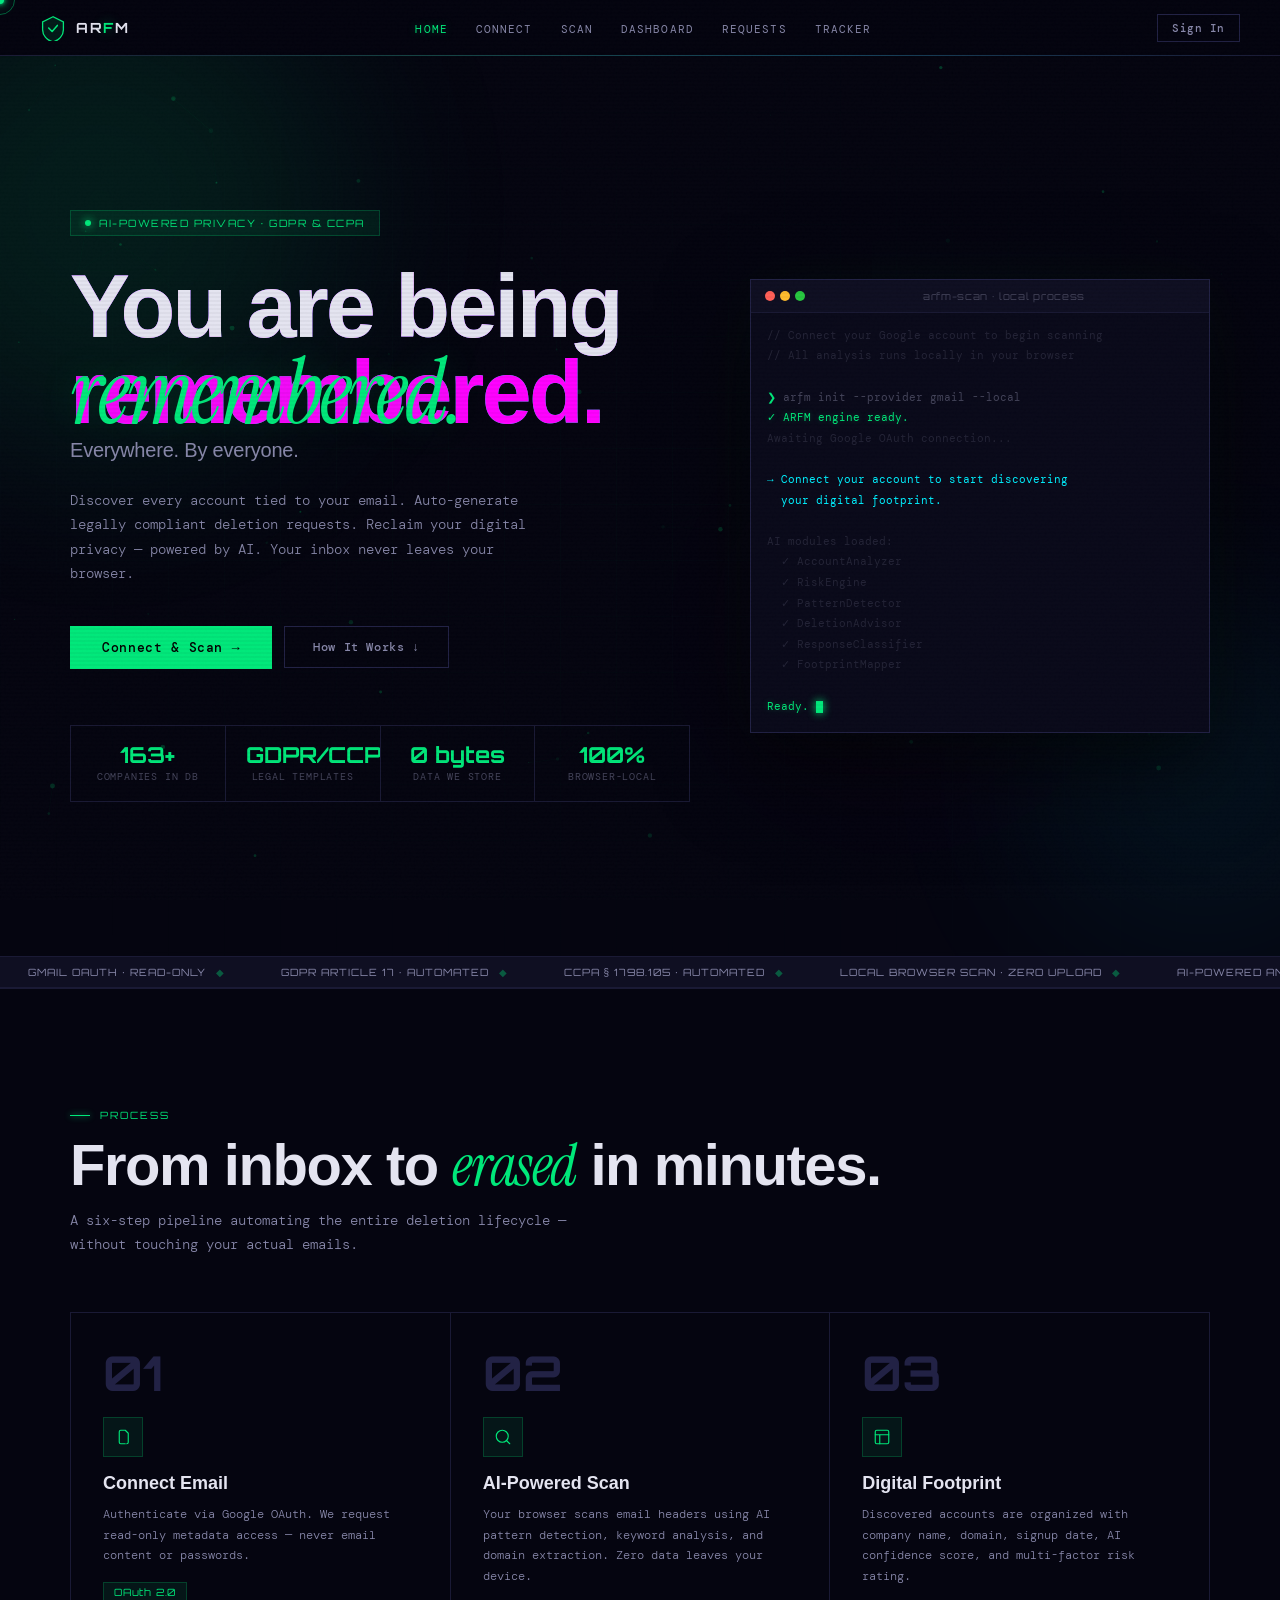
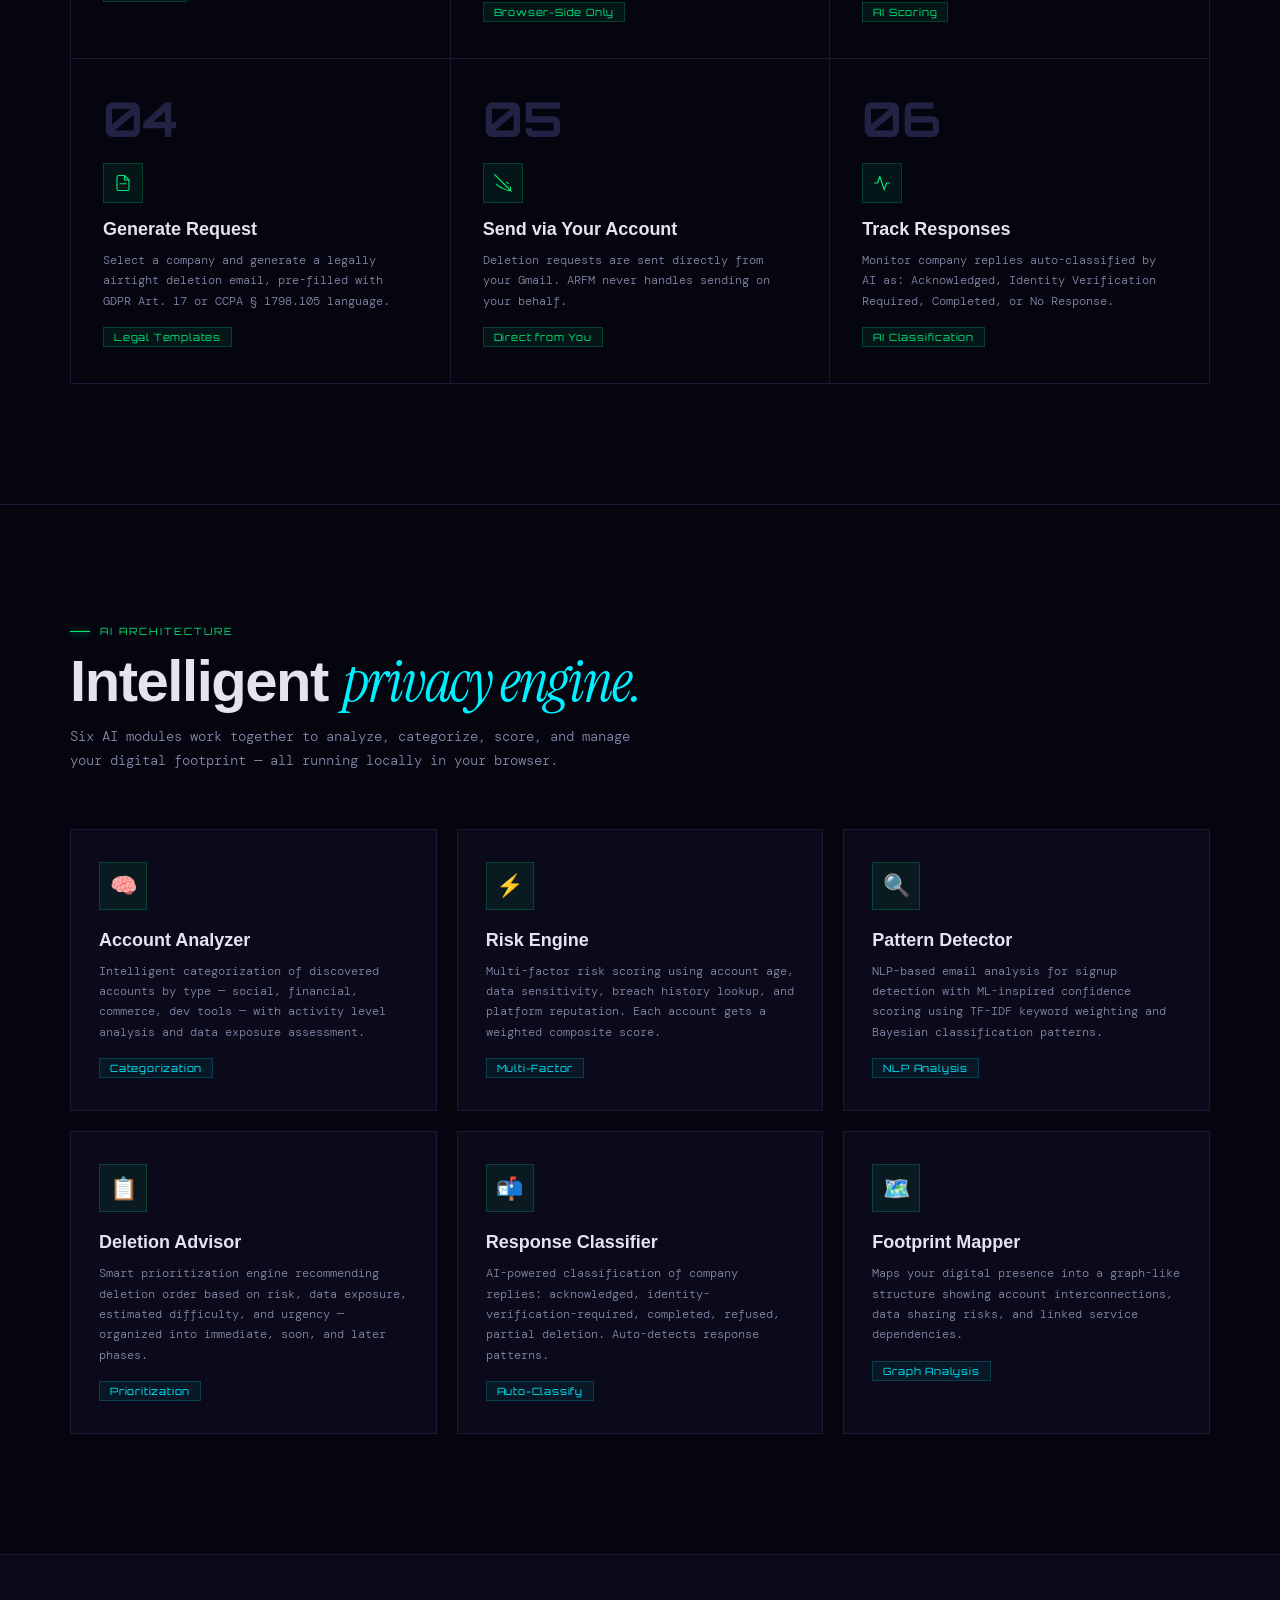
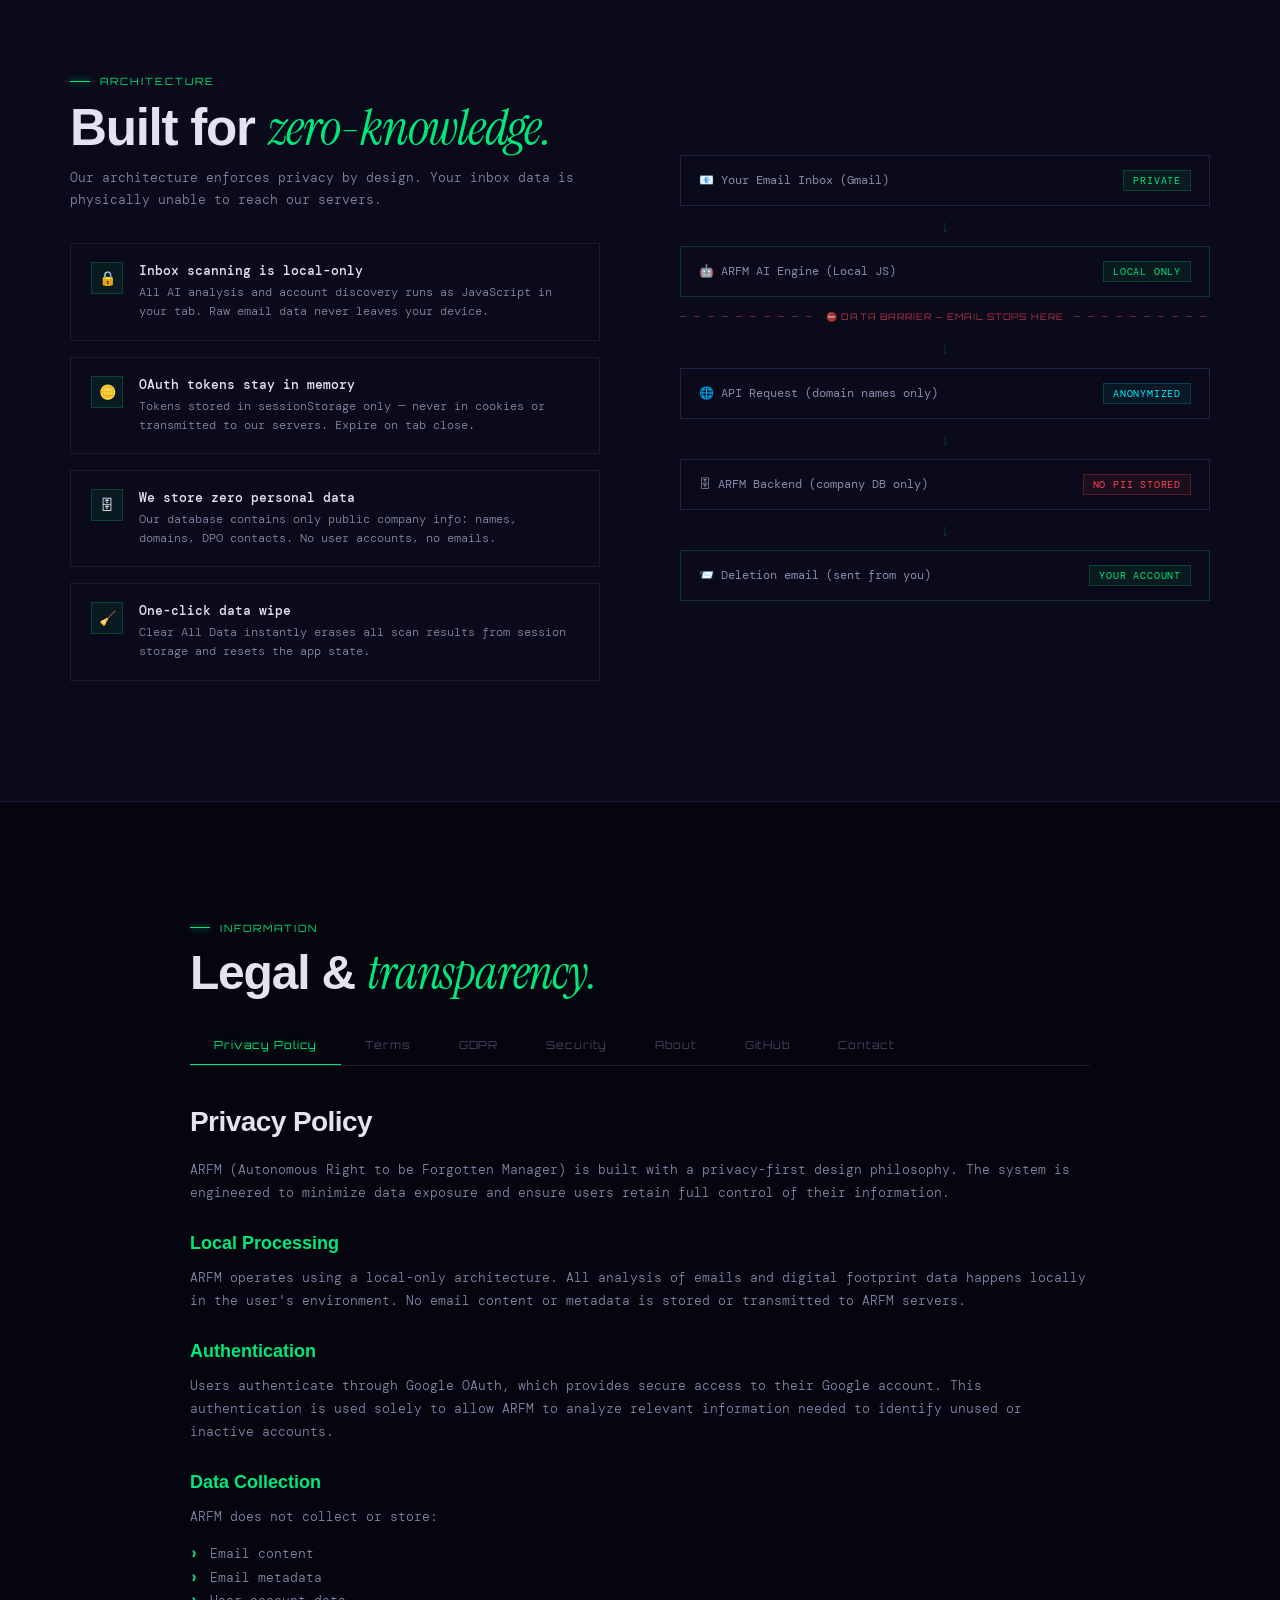
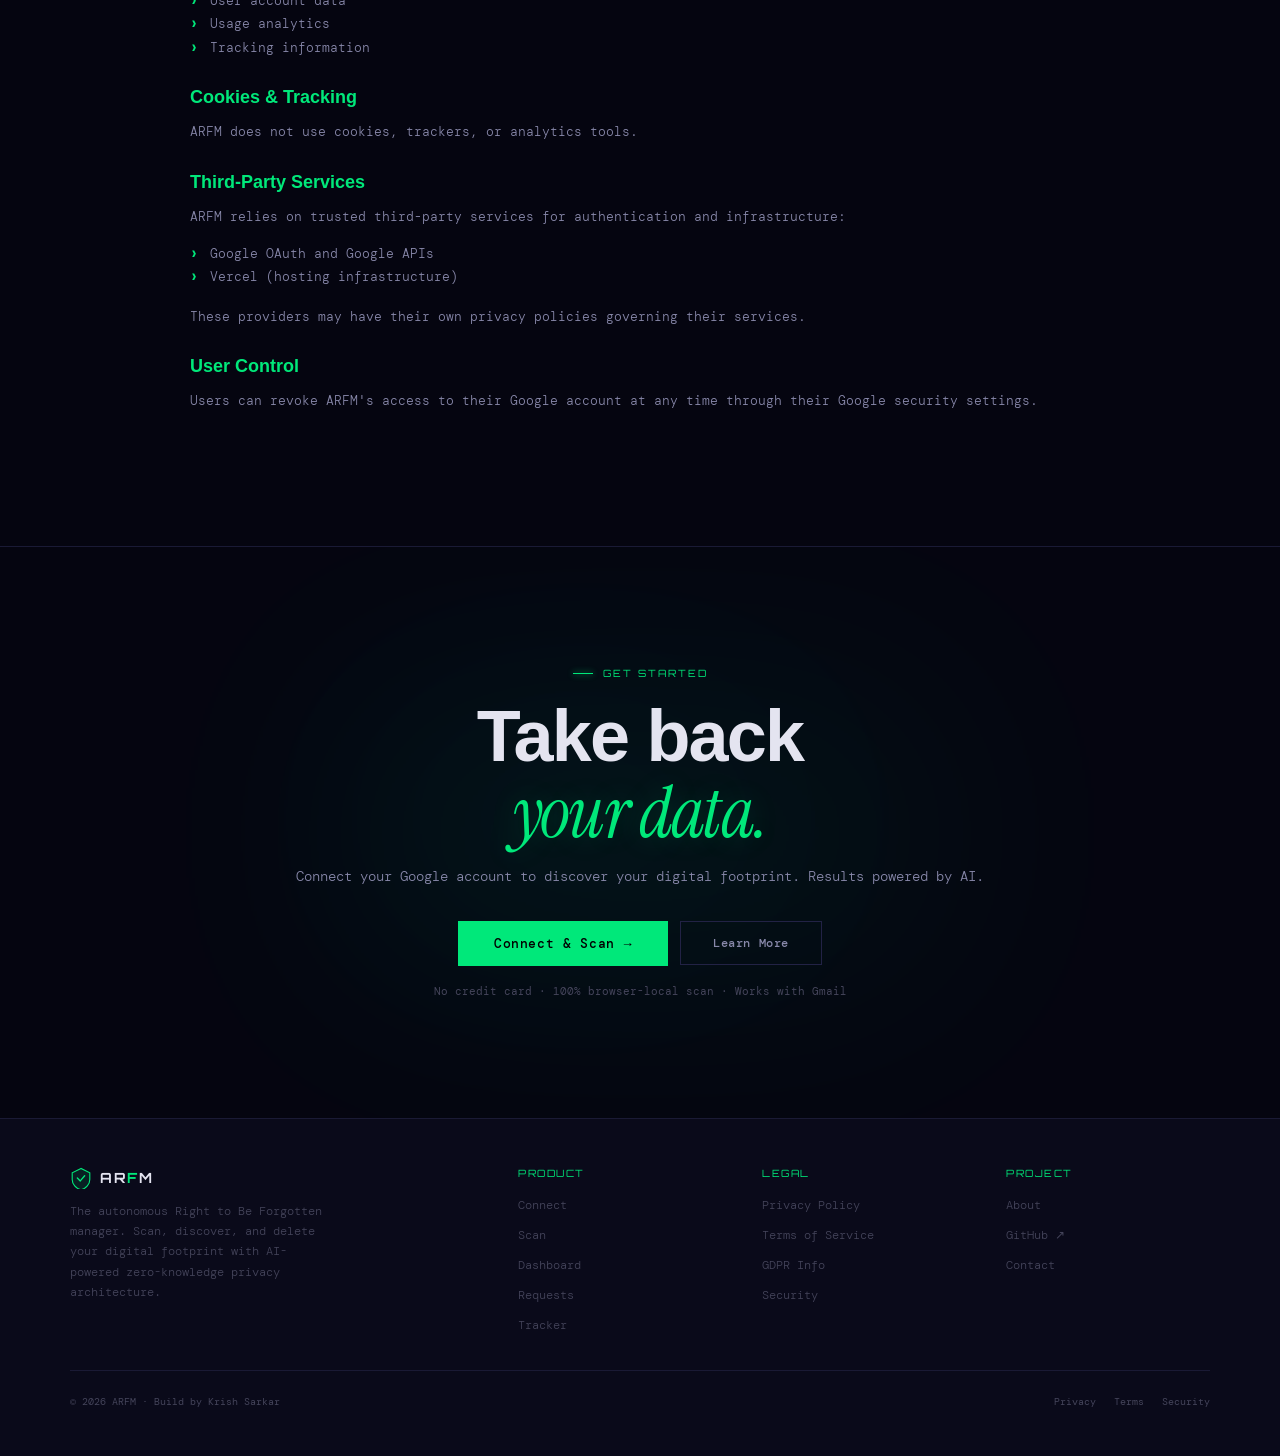
<file: index.html>
<!DOCTYPE html>
<html lang="en">
<head>
<meta charset="UTF-8">
<meta name="viewport" content="width=device-width, initial-scale=1.0">
<title>ARFM — Autonomous Right to be Forgotten Manager</title>
<meta name="description" content="ARFM helps you discover and manage forgotten online accounts, reclaim your digital footprint with AI-powered privacy tools.">
<link rel="stylesheet" href="styles.css">
<style>
/* ─── PAGE-SPECIFIC ─────────────────────────────────────── */
.main { padding-top: 56px; }

/* HERO */
.hero {
  min-height: 100vh; display: flex; align-items: center;
  padding: 80px 48px; position: relative; overflow: hidden;
}
.hero::before {
  content: '';
  position: absolute; inset: 0;
  background-image:
    linear-gradient(rgba(0,232,122,0.02) 1px, transparent 1px),
    linear-gradient(90deg, rgba(0,232,122,0.02) 1px, transparent 1px);
  background-size: 56px 56px;
  mask-image: radial-gradient(ellipse 70% 70% at 50% 50%, black, transparent);
}
.hero-orb {
  position: absolute; border-radius: 50%;
  pointer-events: none; filter: blur(100px);
}
.orb1 { width: 500px; height: 500px; background: var(--green); opacity: 0.10; top: -100px; left: -150px; }
.orb2 { width: 350px; height: 350px; background: var(--cyan); opacity: 0.06; bottom: 0; right: -100px; }
.orb3 { width: 250px; height: 250px; background: var(--magenta); opacity: 0.04; top: 50%; left: 60%; }

.hero-inner { max-width: 1140px; margin: 0 auto; width: 100%; position: relative; z-index: 2; display: grid; grid-template-columns: 1fr 460px; gap: 60px; align-items: center; }

.hero-badge { display: inline-flex; align-items: center; gap: 8px; background: var(--green-dim); border: 1px solid var(--green-mid); color: var(--green); padding: 6px 14px; font-size: 10px; letter-spacing: 0.15em; text-transform: uppercase; margin-bottom: 28px; font-family: var(--cyber); }
.hero-badge-dot { width: 6px; height: 6px; background: var(--green); border-radius: 50%; animation: pulse 2s infinite; box-shadow: 0 0 8px var(--green); }

.hero-h1 { font-family: var(--display); font-size: clamp(48px, 7vw, 96px); font-weight: 600; line-height: 0.95; letter-spacing: -0.03em; margin-bottom: 28px; }
.hero-h1-accent { color: var(--green); font-family: var(--serif); font-style: italic; font-weight: 400; display: block; text-shadow: 0 0 40px rgba(0,232,122,0.2); }
.hero-h1-sub { color: var(--text-mid); font-size: clamp(16px, 2vw, 20px); font-family: var(--display); font-weight: 500; letter-spacing: -0.01em; display: block; margin-top: 6px; }

.hero-desc { font-size: 14px; color: var(--text-mid); line-height: 1.75; max-width: 480px; margin-bottom: 40px; font-weight: 300; }

.hero-actions { display: flex; gap: 12px; flex-wrap: wrap; margin-bottom: 56px; }
.hero-actions .btn-primary { padding: 13px 32px; font-size: 13px; }
.hero-actions .btn-outline  { padding: 12px 28px; font-size: 12px; }

.hero-stats { display: flex; gap: 0; border: 1px solid var(--border); }
.h-stat { flex: 1; padding: 18px 20px; text-align: center; border-right: 1px solid var(--border); position: relative; overflow: hidden; }
.h-stat:last-child { border-right: none; }
.h-stat::before { content: ''; position: absolute; inset: 0; background: linear-gradient(135deg, var(--green-dim), transparent); opacity: 0; transition: opacity 0.3s; }
.h-stat:hover::before { opacity: 1; }
.h-stat-val { font-family: var(--cyber); font-size: 22px; font-weight: 700; color: var(--green); line-height: 1; position: relative; }
.h-stat-label { font-size: 10px; color: var(--text-dim); margin-top: 4px; letter-spacing: 0.08em; text-transform: uppercase; position: relative; }

/* TERMINAL */
.terminal {
  background: var(--surface); border: 1px solid var(--border2);
  box-shadow: 0 32px 80px rgba(0,0,0,0.6), 0 0 60px rgba(0,232,122,0.04);
  animation: fadeUp 0.8s 0.3s ease both;
}
.terminal-bar { background: var(--surface2); padding: 10px 14px; border-bottom: 1px solid var(--border); display: flex; align-items: center; gap: 8px; }
.t-dots { display: flex; gap: 5px; }
.t-dot { width: 10px; height: 10px; border-radius: 50%; }
.t-dot-r { background: #ff5f57; } .t-dot-y { background: #febc2e; } .t-dot-g { background: #28c840; }
.terminal-title { flex: 1; text-align: center; font-size: 10px; color: var(--text-dim); letter-spacing: 0.07em; font-family: var(--cyber); }
.terminal-body { padding: 14px 16px; min-height: 300px; overflow: hidden; }
.tl { font-size: 11px; color: var(--text-dim); line-height: 1.6; margin-bottom: 3px; white-space: pre; }
.tl.g { color: var(--green); text-shadow: 0 0 6px rgba(0,232,122,0.3); }
.tl.a { color: var(--amber); }
.tl.b { color: var(--cyan); }
.tl.p::before { content: '❯ '; color: var(--green); }
.tl.dim { opacity: 0.45; }
.t-cur { display: inline-block; width: 7px; height: 12px; background: var(--green); animation: blink 1s step-end infinite; vertical-align: text-bottom; box-shadow: 0 0 8px var(--green); }

/* TICKER */
.ticker { overflow: hidden; border-top: 1px solid var(--border); border-bottom: 1px solid var(--border); background: var(--surface2); padding: 9px 0; }
.ticker-track { display: flex; animation: tickerScroll 35s linear infinite; }
.ticker-item { display: inline-flex; align-items: center; gap: 10px; padding: 0 28px; font-size: 10px; color: var(--text-dim); letter-spacing: 0.1em; text-transform: uppercase; white-space: nowrap; font-family: var(--cyber); }
.ticker-item::after { content: '◆'; color: var(--green); opacity: 0.35; }
.ticker-item span { color: var(--text-mid); }
@keyframes tickerScroll { from { transform: translateX(0); } to { transform: translateX(-50%); } }

/* HOW */
.how { padding: 120px 48px; border-top: 1px solid var(--border); }
.how-inner { max-width: 1140px; margin: 0 auto; }
.steps { display: grid; grid-template-columns: repeat(3, 1fr); gap: 1px; background: var(--border); margin-top: 56px; border: 1px solid var(--border); }
.step { background: var(--bg); padding: 36px 32px; position: relative; overflow: hidden; transition: background 0.3s; }
.step:hover { background: var(--surface); }
.step::before { content: ''; position: absolute; top: 0; left: 0; right: 0; height: 2px; background: linear-gradient(90deg, var(--green), var(--cyan)); transform: scaleX(0); transform-origin: left; transition: transform 0.4s; }
.step:hover::before { transform: scaleX(1); }
.step-num { font-family: var(--cyber); font-size: 48px; font-weight: 700; color: var(--border2); line-height: 1; margin-bottom: 20px; transition: color 0.3s; }
.step:hover .step-num { color: rgba(0,232,122,0.2); text-shadow: 0 0 20px rgba(0,232,122,0.1); }
.step-ico { width: 40px; height: 40px; background: var(--green-dim); border: 1px solid var(--green-mid); display: flex; align-items: center; justify-content: center; margin-bottom: 16px; }
.step-ico svg { width: 18px; height: 18px; stroke: var(--green); fill: none; stroke-width: 1.5; stroke-linecap: round; stroke-linejoin: round; }
.step-title { font-family: var(--display); font-size: 18px; font-weight: 600; margin-bottom: 10px; }
.step-desc { font-size: 12px; color: var(--text-mid); line-height: 1.7; font-weight: 300; }
.step-tag { display: inline-block; margin-top: 16px; padding: 3px 10px; background: var(--green-dim); border: 1px solid var(--green-mid); color: var(--green); font-size: 10px; letter-spacing: 0.08em; font-family: var(--cyber); }

/* PRIVACY ARCHITECTURE */
.priv { padding: 120px 48px; border-top: 1px solid var(--border); background: var(--surface); }
.priv-inner { max-width: 1140px; margin: 0 auto; display: grid; grid-template-columns: 1fr 1fr; gap: 80px; align-items: center; }
.priv-points { display: flex; flex-direction: column; gap: 16px; }
.priv-point { display: flex; gap: 16px; padding: 18px 20px; border: 1px solid var(--border); transition: all 0.3s; }
.priv-point:hover { border-color: var(--green); background: var(--green-dim); box-shadow: 0 0 20px rgba(0,232,122,0.05); }
.pp-ico { width: 32px; height: 32px; background: var(--green-dim); border: 1px solid var(--green-mid); display: flex; align-items: center; justify-content: center; flex-shrink: 0; font-size: 14px; }
.pp-title { font-size: 13px; font-weight: 500; margin-bottom: 4px; }
.pp-desc { font-size: 12px; color: var(--text-mid); line-height: 1.6; font-weight: 300; }

/* DIAGRAM */
.diag { display: flex; flex-direction: column; gap: 8px; }
.diag-row { display: flex; align-items: center; justify-content: space-between; padding: 14px 18px; border: 1px solid var(--border2); font-size: 12px; transition: border-color 0.3s, box-shadow 0.3s; }
.diag-row:hover { border-color: var(--green); box-shadow: 0 0 12px rgba(0,232,122,0.08); }
.diag-row .lbl { color: var(--text-mid); }
.diag-arrow { text-align: center; color: var(--green-mid); font-size: 18px; }
.diag-barrier { display: flex; align-items: center; gap: 10px; padding: 6px 0; }
.bar-line { flex: 1; height: 1px; background: repeating-linear-gradient(90deg, var(--red) 0, var(--red) 6px, transparent 6px, transparent 14px); opacity: 0.4; }
.bar-label { font-size: 9px; color: var(--red); letter-spacing: 0.12em; white-space: nowrap; opacity: 0.7; font-family: var(--cyber); }

/* AI FEATURES */
.ai-features { padding: 120px 48px; border-top: 1px solid var(--border); }
.ai-inner { max-width: 1140px; margin: 0 auto; }
.ai-grid { display: grid; grid-template-columns: repeat(3, 1fr); gap: 20px; margin-top: 56px; }
.ai-card {
  background: var(--surface); border: 1px solid var(--border);
  padding: 32px 28px; position: relative; overflow: hidden;
  transition: all 0.4s cubic-bezier(0.23, 1, 0.32, 1);
}
.ai-card::before {
  content: ''; position: absolute; top: 0; left: 0; right: 0; height: 2px;
  background: linear-gradient(90deg, var(--green), var(--cyan));
  transform: scaleX(0); transform-origin: left; transition: transform 0.4s;
}
.ai-card:hover::before { transform: scaleX(1); }
.ai-card:hover { border-color: var(--green-mid); transform: translateY(-4px); box-shadow: 0 20px 60px rgba(0,0,0,0.3), 0 0 30px rgba(0,232,122,0.05); }
.ai-card-icon { width: 48px; height: 48px; background: var(--green-dim); border: 1px solid var(--green-mid); display: flex; align-items: center; justify-content: center; margin-bottom: 20px; font-size: 22px; }
.ai-card-title { font-family: var(--display); font-size: 18px; font-weight: 600; margin-bottom: 10px; }
.ai-card-desc { font-size: 12px; color: var(--text-mid); line-height: 1.7; font-weight: 300; }
.ai-card-tag { display: inline-block; margin-top: 16px; padding: 3px 10px; background: var(--cyan-dim); border: 1px solid var(--cyan-mid); color: var(--cyan); font-size: 10px; letter-spacing: 0.08em; font-family: var(--cyber); }

/* INFO SECTION (Privacy, Terms, GDPR, About, Contact) */
.info-section { padding: 120px 48px; border-top: 1px solid var(--border); }
.info-inner { max-width: 900px; margin: 0 auto; }
.info-tabs { display: flex; gap: 0; border-bottom: 1px solid var(--border); margin-bottom: 40px; overflow-x: auto; }
.info-tab {
  padding: 12px 24px; font-size: 11px; color: var(--text-dim);
  cursor: pointer; border-bottom: 2px solid transparent; margin-bottom: -1px;
  letter-spacing: 0.08em; background: none; border-top: none; border-left: none; border-right: none;
  font-family: var(--cyber); transition: all 0.2s; white-space: nowrap;
}
.info-tab:hover { color: var(--text-mid); }
.info-tab.active { color: var(--green); border-bottom-color: var(--green); text-shadow: 0 0 8px rgba(0,232,122,0.3); }
.info-panel { display: none; animation: fadeUp 0.3s ease; }
.info-panel.active { display: block; }
.info-panel h3 { font-family: var(--display); font-size: 28px; font-weight: 600; margin-bottom: 20px; letter-spacing: -0.02em; }
.info-panel h4 { font-family: var(--display); font-size: 18px; font-weight: 600; margin: 28px 0 12px; color: var(--green); }
.info-panel p { font-size: 13px; color: var(--text-mid); line-height: 1.8; margin-bottom: 14px; font-weight: 300; }
.info-panel ul { list-style: none; margin-bottom: 16px; padding-left: 0; }
.info-panel ul li { font-size: 13px; color: var(--text-mid); line-height: 1.8; padding-left: 20px; position: relative; font-weight: 300; }
.info-panel ul li::before { content: '›'; position: absolute; left: 0; color: var(--green); font-weight: 700; }
.info-panel a { color: var(--green); text-decoration: none; transition: text-shadow 0.2s; }
.info-panel a:hover { text-shadow: 0 0 8px var(--green-glow); }
.info-divider { height: 1px; background: var(--border); margin: 28px 0; }

/* CTA BAND */
.cta-band { padding: 120px 48px; border-top: 1px solid var(--border); background: var(--bg); text-align: center; position: relative; overflow: hidden; }
.cta-band::before { content: ''; position: absolute; width: 600px; height: 300px; background: var(--green); filter: blur(120px); opacity: 0.05; top: 50%; left: 50%; transform: translate(-50%,-50%); pointer-events: none; }
.cta-band::after { content: ''; position: absolute; width: 400px; height: 200px; background: var(--cyan); filter: blur(120px); opacity: 0.03; top: 30%; left: 30%; pointer-events: none; }
.cta-h2 { font-family: var(--display); font-size: clamp(40px, 6vw, 72px); font-weight: 600; letter-spacing: -0.025em; line-height: 1.05; margin-bottom: 16px; }
.cta-h2 em { font-family: var(--serif); color: var(--green); font-weight: 400; text-shadow: 0 0 30px rgba(0,232,122,0.2); }
.cta-sub { font-size: 14px; color: var(--text-mid); margin-bottom: 36px; font-weight: 300; }
.cta-btns { display: flex; gap: 12px; justify-content: center; flex-wrap: wrap; }
.cta-btns .btn-primary { padding: 14px 36px; font-size: 13px; }
.cta-btns .btn-outline  { padding: 13px 32px; font-size: 12px; }
.cta-note { font-size: 11px; color: var(--text-dim); margin-top: 18px; }

/* FOOTER */
footer { border-top: 1px solid var(--border); padding: 48px; background: var(--surface); }
.foot-inner { max-width: 1140px; margin: 0 auto; }
.foot-top { display: grid; grid-template-columns: 2fr 1fr 1fr 1fr; gap: 40px; padding-bottom: 36px; border-bottom: 1px solid var(--border); }
.foot-desc { font-size: 12px; color: var(--text-dim); line-height: 1.7; margin-top: 12px; max-width: 260px; font-weight: 300; }
.foot-col-title { font-size: 10px; color: var(--green); letter-spacing: 0.15em; text-transform: uppercase; margin-bottom: 14px; font-family: var(--cyber); }
.foot-links { list-style: none; display: flex; flex-direction: column; gap: 9px; }
.foot-links a { font-size: 12px; color: var(--text-dim); text-decoration: none; transition: color 0.2s, text-shadow 0.2s; font-weight: 300; }
.foot-links a:hover { color: var(--green); text-shadow: 0 0 6px rgba(0,232,122,0.2); }
.foot-bottom { display: flex; justify-content: space-between; align-items: center; padding-top: 24px; font-size: 10px; color: var(--text-dim); flex-wrap: wrap; gap: 10px; }
.foot-bot-links { display: flex; gap: 18px; }
.foot-bot-links a { color: var(--text-dim); text-decoration: none; transition: color 0.2s; }
.foot-bot-links a:hover { color: var(--green); }

/* Parallax wrapper */
.parallax-layer { transition: transform 0.1s linear; }

@media (max-width: 1024px) {
  .hero-inner { grid-template-columns: 1fr; }
  .terminal { display: none; }
  .steps { grid-template-columns: 1fr; }
  .priv-inner { grid-template-columns: 1fr; }
  .ai-grid { grid-template-columns: 1fr 1fr; }
  .foot-top { grid-template-columns: 1fr 1fr; }
}
@media (max-width: 600px) {
  .hero { padding: 80px 20px; }
  .how, .priv, .cta-band, .ai-features, .info-section { padding: 80px 20px; }
  footer { padding: 40px 20px; }
  .ai-grid { grid-template-columns: 1fr; }
  .info-tabs { gap: 0; }
}
</style>
</head>
<body>
<canvas id="particle-canvas"></canvas>
<script src="nav.js"></script>
<div class="main">

<!-- ════════ HERO ════════ -->
<section class="hero">
  <div class="hero-orb orb1"></div>
  <div class="hero-orb orb2"></div>
  <div class="hero-orb orb3"></div>
  <div class="hero-inner">
    <div style="animation: fadeUp 0.5s ease both;">
      <div class="hero-badge"><span class="hero-badge-dot"></span>AI-Powered Privacy · GDPR & CCPA</div>
      <h1 class="hero-h1 glitch" data-text="You are being remembered.">
        You are being<br>
        <span class="hero-h1-accent">remembered.</span>
        <span class="hero-h1-sub">Everywhere. By everyone.</span>
      </h1>
      <p class="hero-desc">Discover every account tied to your email. Auto-generate legally compliant deletion requests. Reclaim your digital privacy — powered by AI. Your inbox never leaves your browser.</p>
      <div class="hero-actions">
        <div class="magnetic-wrap"><a href="connect.html" class="btn btn-primary btn-lg">Connect & Scan →</a></div>
        <div class="magnetic-wrap"><a href="#how" class="btn btn-outline btn-lg">How It Works ↓</a></div>
      </div>
      <div class="hero-stats">
        <div class="h-stat"><div class="h-stat-val" id="stat-companies">—</div><div class="h-stat-label">Companies in DB</div></div>
        <div class="h-stat"><div class="h-stat-val">GDPR/CCPA</div><div class="h-stat-label">Legal Templates</div></div>
        <div class="h-stat"><div class="h-stat-val">0 bytes</div><div class="h-stat-label">Data We Store</div></div>
        <div class="h-stat"><div class="h-stat-val">100%</div><div class="h-stat-label">Browser-Local</div></div>
      </div>
    </div>

    <!-- Terminal -->
    <div class="terminal">
      <div class="terminal-bar">
        <div class="t-dots"><div class="t-dot t-dot-r"></div><div class="t-dot t-dot-y"></div><div class="t-dot t-dot-g"></div></div>
        <div class="terminal-title">arfm-scan · local process</div>
      </div>
      <div class="terminal-body" id="term">
        <div class="tl dim">// Connect your Google account to begin scanning</div>
        <div class="tl dim">// All analysis runs locally in your browser</div>
        <div class="tl"> </div>
        <div class="tl p">arfm init --provider gmail --local</div>
        <div class="tl g">✓ ARFM engine ready.</div>
        <div class="tl dim">Awaiting Google OAuth connection...</div>
        <div class="tl"> </div>
        <div class="tl b">→ Connect your account to start discovering</div>
        <div class="tl b">  your digital footprint.</div>
        <div class="tl"> </div>
        <div class="tl dim">AI modules loaded:</div>
        <div class="tl dim">  ✓ AccountAnalyzer</div>
        <div class="tl dim">  ✓ RiskEngine</div>
        <div class="tl dim">  ✓ PatternDetector</div>
        <div class="tl dim">  ✓ DeletionAdvisor</div>
        <div class="tl dim">  ✓ ResponseClassifier</div>
        <div class="tl dim">  ✓ FootprintMapper</div>
        <div class="tl"> </div>
        <div class="tl g">Ready. <span class="t-cur"></span></div>
      </div>
    </div>
  </div>
</section>

<!-- ════════ TICKER ════════ -->
<div class="ticker">
  <div class="ticker-track" id="ticker"></div>
</div>

<!-- ════════ HOW IT WORKS ════════ -->
<section class="how" id="how">
  <div class="how-inner">
    <div class="section-label">Process</div>
    <h2 style="font-family:var(--display);font-size:clamp(36px,5vw,58px);font-weight:600;letter-spacing:-0.025em;line-height:1.05;margin-bottom:12px;">From inbox to <em style="font-family:var(--serif);color:var(--green);font-style:italic;font-weight:400;">erased</em> in minutes.</h2>
    <p style="font-size:14px;color:var(--text-mid);max-width:520px;font-weight:300;line-height:1.7;">A six-step pipeline automating the entire deletion lifecycle — without touching your actual emails.</p>

    <div class="steps reveal">
      <div class="step delay-1">
        <div class="step-num">01</div>
        <div class="step-ico"><svg viewBox="0 0 24 24"><path d="M15 3H9a2 2 0 00-2 2v14a2 2 0 002 2h6M15 3l4 4M19 7v12a2 2 0 01-2 2"/></svg></div>
        <div class="step-title">Connect Email</div>
        <div class="step-desc">Authenticate via Google OAuth. We request read-only metadata access — never email content or passwords.</div>
        <span class="step-tag">OAuth 2.0</span>
      </div>
      <div class="step delay-2">
        <div class="step-num">02</div>
        <div class="step-ico"><svg viewBox="0 0 24 24"><circle cx="11" cy="11" r="8"/><path d="M21 21l-4.35-4.35"/></svg></div>
        <div class="step-title">AI-Powered Scan</div>
        <div class="step-desc">Your browser scans email headers using AI pattern detection, keyword analysis, and domain extraction. Zero data leaves your device.</div>
        <span class="step-tag">Browser-Side Only</span>
      </div>
      <div class="step delay-3">
        <div class="step-num">03</div>
        <div class="step-ico"><svg viewBox="0 0 24 24"><rect x="3" y="3" width="18" height="18" rx="2"/><path d="M3 9h18M9 21V9"/></svg></div>
        <div class="step-title">Digital Footprint</div>
        <div class="step-desc">Discovered accounts are organized with company name, domain, signup date, AI confidence score, and multi-factor risk rating.</div>
        <span class="step-tag">AI Scoring</span>
      </div>
      <div class="step delay-4">
        <div class="step-num">04</div>
        <div class="step-ico"><svg viewBox="0 0 24 24"><path d="M14 2H6a2 2 0 00-2 2v16a2 2 0 002 2h12a2 2 0 002-2V8z"/><polyline points="14 2 14 8 20 8"/><line x1="16" y1="13" x2="8" y2="13"/></svg></div>
        <div class="step-title">Generate Request</div>
        <div class="step-desc">Select a company and generate a legally airtight deletion email, pre-filled with GDPR Art. 17 or CCPA § 1798.105 language.</div>
        <span class="step-tag">Legal Templates</span>
      </div>
      <div class="step delay-5">
        <div class="step-num">05</div>
        <div class="step-ico"><svg viewBox="0 0 24 24"><path d="M22 16.92v3a2 2 0 01-2.18 2 19.79 19.79 0 01-8.63-3.07A19.5 19.5 0 013.07 13.5"/><path d="M1 1l22 22M16.72 11.06A10.94 10.94 0 0119 12.55"/></svg></div>
        <div class="step-title">Send via Your Account</div>
        <div class="step-desc">Deletion requests are sent directly from your Gmail. ARFM never handles sending on your behalf.</div>
        <span class="step-tag">Direct from You</span>
      </div>
      <div class="step delay-6">
        <div class="step-num">06</div>
        <div class="step-ico"><svg viewBox="0 0 24 24"><polyline points="22 12 18 12 15 21 9 3 6 12 2 12"/></svg></div>
        <div class="step-title">Track Responses</div>
        <div class="step-desc">Monitor company replies auto-classified by AI as: Acknowledged, Identity Verification Required, Completed, or No Response.</div>
        <span class="step-tag">AI Classification</span>
      </div>
    </div>
  </div>
</section>

<!-- ════════ AI FEATURES ════════ -->
<section class="ai-features" id="ai">
  <div class="ai-inner">
    <div class="section-label">AI Architecture</div>
    <h2 style="font-family:var(--display);font-size:clamp(36px,5vw,58px);font-weight:600;letter-spacing:-0.025em;line-height:1.05;margin-bottom:12px;">Intelligent <em style="font-family:var(--serif);color:var(--cyan);font-style:italic;font-weight:400;">privacy engine.</em></h2>
    <p style="font-size:14px;color:var(--text-mid);max-width:560px;font-weight:300;line-height:1.7;">Six AI modules work together to analyze, categorize, score, and manage your digital footprint — all running locally in your browser.</p>

    <div class="ai-grid">
      <div class="ai-card reveal delay-1">
        <div class="ai-card-icon">🧠</div>
        <div class="ai-card-title">Account Analyzer</div>
        <div class="ai-card-desc">Intelligent categorization of discovered accounts by type — social, financial, commerce, dev tools — with activity level analysis and data exposure assessment.</div>
        <span class="ai-card-tag">Categorization</span>
      </div>
      <div class="ai-card reveal delay-2">
        <div class="ai-card-icon">⚡</div>
        <div class="ai-card-title">Risk Engine</div>
        <div class="ai-card-desc">Multi-factor risk scoring using account age, data sensitivity, breach history lookup, and platform reputation. Each account gets a weighted composite score.</div>
        <span class="ai-card-tag">Multi-Factor</span>
      </div>
      <div class="ai-card reveal delay-3">
        <div class="ai-card-icon">🔍</div>
        <div class="ai-card-title">Pattern Detector</div>
        <div class="ai-card-desc">NLP-based email analysis for signup detection with ML-inspired confidence scoring using TF-IDF keyword weighting and Bayesian classification patterns.</div>
        <span class="ai-card-tag">NLP Analysis</span>
      </div>
      <div class="ai-card reveal delay-4">
        <div class="ai-card-icon">📋</div>
        <div class="ai-card-title">Deletion Advisor</div>
        <div class="ai-card-desc">Smart prioritization engine recommending deletion order based on risk, data exposure, estimated difficulty, and urgency — organized into immediate, soon, and later phases.</div>
        <span class="ai-card-tag">Prioritization</span>
      </div>
      <div class="ai-card reveal delay-5">
        <div class="ai-card-icon">📬</div>
        <div class="ai-card-title">Response Classifier</div>
        <div class="ai-card-desc">AI-powered classification of company replies: acknowledged, identity-verification-required, completed, refused, partial deletion. Auto-detects response patterns.</div>
        <span class="ai-card-tag">Auto-Classify</span>
      </div>
      <div class="ai-card reveal delay-6">
        <div class="ai-card-icon">🗺️</div>
        <div class="ai-card-title">Footprint Mapper</div>
        <div class="ai-card-desc">Maps your digital presence into a graph-like structure showing account interconnections, data sharing risks, and linked service dependencies.</div>
        <span class="ai-card-tag">Graph Analysis</span>
      </div>
    </div>
  </div>
</section>

<!-- ════════ PRIVACY ════════ -->
<section class="priv" id="privacy">
  <div class="priv-inner">
    <div>
      <div class="section-label">Architecture</div>
      <h2 style="font-family:var(--display);font-size:clamp(32px,4vw,52px);font-weight:600;letter-spacing:-0.025em;line-height:1.05;margin-bottom:12px;">Built for <em style="font-family:var(--serif);color:var(--green);font-style:italic;font-weight:400;">zero-knowledge.</em></h2>
      <p style="font-size:13px;color:var(--text-mid);line-height:1.7;font-weight:300;margin-bottom:32px;">Our architecture enforces privacy by design. Your inbox data is physically unable to reach our servers.</p>
      <div class="priv-points">
        <div class="priv-point reveal delay-1">
          <div class="pp-ico">🔒</div>
          <div><div class="pp-title">Inbox scanning is local-only</div><div class="pp-desc">All AI analysis and account discovery runs as JavaScript in your tab. Raw email data never leaves your device.</div></div>
        </div>
        <div class="priv-point reveal delay-2">
          <div class="pp-ico">🪙</div>
          <div><div class="pp-title">OAuth tokens stay in memory</div><div class="pp-desc">Tokens stored in sessionStorage only — never in cookies or transmitted to our servers. Expire on tab close.</div></div>
        </div>
        <div class="priv-point reveal delay-3">
          <div class="pp-ico">🗄</div>
          <div><div class="pp-title">We store zero personal data</div><div class="pp-desc">Our database contains only public company info: names, domains, DPO contacts. No user accounts, no emails.</div></div>
        </div>
        <div class="priv-point reveal delay-4">
          <div class="pp-ico">🧹</div>
          <div><div class="pp-title">One-click data wipe</div><div class="pp-desc">Clear All Data instantly erases all scan results from session storage and resets the app state.</div></div>
        </div>
      </div>
    </div>
    <div class="diag reveal">
      <div class="diag-row"><span class="lbl">📧 Your Email Inbox (Gmail)</span><span class="badge badge-green">PRIVATE</span></div>
      <div class="diag-arrow">↓</div>
      <div class="diag-row" style="border-color:var(--green-mid)"><span class="lbl">🤖 ARFM AI Engine (Local JS)</span><span class="badge badge-green">LOCAL ONLY</span></div>
      <div class="diag-barrier"><div class="bar-line"></div><div class="bar-label">⛔ DATA BARRIER — EMAIL STOPS HERE</div><div class="bar-line"></div></div>
      <div class="diag-arrow">↓</div>
      <div class="diag-row"><span class="lbl">🌐 API Request (domain names only)</span><span class="badge badge-cyan">ANONYMIZED</span></div>
      <div class="diag-arrow">↓</div>
      <div class="diag-row"><span class="lbl">🗄 ARFM Backend (company DB only)</span><span class="badge badge-red">NO PII STORED</span></div>
      <div class="diag-arrow">↓</div>
      <div class="diag-row" style="border-color:var(--green-mid)"><span class="lbl">📨 Deletion email (sent from you)</span><span class="badge badge-green">YOUR ACCOUNT</span></div>
    </div>
  </div>
</section>

<!-- ════════ INFO SECTION ════════ -->
<section class="info-section" id="info">
  <div class="info-inner">
    <div class="section-label">Information</div>
    <h2 style="font-family:var(--display);font-size:clamp(32px,4vw,48px);font-weight:600;letter-spacing:-0.025em;line-height:1.05;margin-bottom:28px;">Legal & <em style="font-family:var(--serif);color:var(--green);font-style:italic;font-weight:400;">transparency.</em></h2>

    <div class="info-tabs" id="info-tabs">
      <button class="info-tab active" data-panel="privacy-policy">Privacy Policy</button>
      <button class="info-tab" data-panel="terms">Terms</button>
      <button class="info-tab" data-panel="gdpr">GDPR</button>
      <button class="info-tab" data-panel="security">Security</button>
      <button class="info-tab" data-panel="about">About</button>
      <button class="info-tab" data-panel="github">GitHub</button>
      <button class="info-tab" data-panel="contact">Contact</button>
    </div>

    <!-- Privacy Policy -->
    <div class="info-panel active" id="panel-privacy-policy">
      <h3>Privacy Policy</h3>
      <p>ARFM (Autonomous Right to be Forgotten Manager) is built with a privacy-first design philosophy. The system is engineered to minimize data exposure and ensure users retain full control of their information.</p>

      <h4>Local Processing</h4>
      <p>ARFM operates using a local-only architecture. All analysis of emails and digital footprint data happens locally in the user's environment. No email content or metadata is stored or transmitted to ARFM servers.</p>

      <h4>Authentication</h4>
      <p>Users authenticate through Google OAuth, which provides secure access to their Google account. This authentication is used solely to allow ARFM to analyze relevant information needed to identify unused or inactive accounts.</p>

      <h4>Data Collection</h4>
      <p>ARFM does not collect or store:</p>
      <ul>
        <li>Email content</li>
        <li>Email metadata</li>
        <li>User account data</li>
        <li>Usage analytics</li>
        <li>Tracking information</li>
      </ul>

      <h4>Cookies & Tracking</h4>
      <p>ARFM does not use cookies, trackers, or analytics tools.</p>

      <h4>Third-Party Services</h4>
      <p>ARFM relies on trusted third-party services for authentication and infrastructure:</p>
      <ul>
        <li>Google OAuth and Google APIs</li>
        <li>Vercel (hosting infrastructure)</li>
      </ul>
      <p>These providers may have their own privacy policies governing their services.</p>

      <h4>User Control</h4>
      <p>Users can revoke ARFM's access to their Google account at any time through their Google security settings.</p>
    </div>

    <!-- Terms -->
    <div class="info-panel" id="panel-terms">
      <h3>Terms of Service</h3>
      <p>By accessing or using ARFM, you agree to the following terms.</p>

      <h4>Purpose of the Software</h4>
      <p>ARFM provides tools designed to help users discover and manage forgotten online accounts and digital footprints.</p>

      <h4>Open Source Software</h4>
      <p>ARFM is an open-source project. Users may review, modify, and contribute to the source code according to the license defined in the repository.</p>

      <h4>Responsible Use</h4>
      <p>Users agree to use ARFM in compliance with applicable laws and the terms of third-party services connected to the platform.</p>

      <h4>Authentication</h4>
      <p>Access to ARFM requires authentication through Google OAuth. Users are responsible for maintaining the security of their Google accounts.</p>

      <h4>No Data Storage</h4>
      <p>ARFM does not store personal user data or email content on external servers.</p>

      <h4>Disclaimer</h4>
      <p>ARFM is provided "as is" without warranties of any kind. The developer is not responsible for damages, data loss, or outcomes resulting from use of the software.</p>

      <h4>Governing Law</h4>
      <p>These terms are governed by the laws of India.</p>
    </div>

    <!-- GDPR -->
    <div class="info-panel" id="panel-gdpr">
      <h3>GDPR Information</h3>
      <p>ARFM is designed to align with privacy principles defined by the General Data Protection Regulation (GDPR).</p>

      <h4>Minimal Data Processing</h4>
      <p>ARFM does not collect or store personal data on its servers. All processing occurs locally within the user's environment.</p>

      <h4>User Rights</h4>
      <p>Users retain full control of their data, including:</p>
      <ul>
        <li>The right to access their data</li>
        <li>The right to delete their data</li>
        <li>The right to revoke application permissions</li>
        <li>The right to export their data</li>
      </ul>
      <p>Because ARFM does not store user data, these rights can be exercised directly by the user.</p>

      <h4>Data Responsibility</h4>
      <p>ARFM does not function as a traditional data controller since personal data is not collected or stored by the service.</p>
    </div>

    <!-- Security -->
    <div class="info-panel" id="panel-security">
      <h3>Security</h3>
      <p>Security is a core principle of ARFM's design.</p>

      <h4>Local-First Architecture</h4>
      <p>Sensitive information remains within the user's environment. ARFM does not maintain centralized user data storage.</p>

      <h4>Secure Authentication</h4>
      <p>Authentication is handled through Google OAuth, an industry-standard authentication framework.</p>

      <h4>Infrastructure Security</h4>
      <p>The application is hosted on Vercel, which provides HTTPS encryption and secure infrastructure.</p>

      <h4>Open Source Transparency</h4>
      <p>The ARFM codebase is publicly available, allowing developers and security researchers to review and audit the system.</p>
    </div>

    <!-- About -->
    <div class="info-panel" id="panel-about">
      <h3>About</h3>
      <p>ARFM (Autonomous Right to be Forgotten Manager) is an AI-powered tool designed to help people reclaim control over their digital footprint.</p>
      <p>Over time, internet users accumulate dozens or even hundreds of forgotten online accounts. These abandoned accounts can become privacy risks and potential security vulnerabilities.</p>
      <p>ARFM helps users identify and manage these digital traces by analyzing account activity and highlighting services that may no longer be in use.</p>
      <p>The project follows a privacy-first, local-processing architecture, ensuring sensitive data never leaves the user's environment.</p>
      <p>ARFM is an open-source initiative created by <strong style="color:var(--green)">Krish Sarkar</strong>, with the mission of helping people regain control over their digital footprint.</p>
    </div>

    <!-- GitHub -->
    <div class="info-panel" id="panel-github">
      <h3>GitHub</h3>
      <p>ARFM is fully open source.</p>
      <p>You can explore the source code, report issues, or contribute to development on GitHub:</p>
      <p><a href="https://github.com/krishsarkarofficial/ARFM" target="_blank" rel="noopener">https://github.com/krishsarkarofficial/ARFM ↗</a></p>
      <p>Community contributions and security reviews are welcome.</p>
    </div>

    <!-- Contact -->
    <div class="info-panel" id="panel-contact">
      <h3>Contact</h3>
      <p>For questions, feedback, or security concerns related to ARFM, please contact:</p>
      <p><strong style="color:var(--green)">Email:</strong><br><a href="mailto:krishsarkarofficial@gmail.com">krishsarkarofficial@gmail.com</a></p>
      <p>As an independent open-source project maintained by a solo developer, responses may take some time.</p>
    </div>
  </div>
</section>

<!-- ════════ CTA ════════ -->
<section class="cta-band">
  <div style="position:relative;z-index:1;">
    <div class="section-label" style="justify-content:center;margin-bottom:20px;">Get Started</div>
    <h2 class="cta-h2">Take back<br><em>your data.</em></h2>
    <p class="cta-sub">Connect your Google account to discover your digital footprint. Results powered by AI.</p>
    <div class="cta-btns">
      <div class="magnetic-wrap"><a href="connect.html" class="btn btn-primary">Connect & Scan →</a></div>
      <div class="magnetic-wrap"><a href="#info" class="btn btn-outline">Learn More</a></div>
    </div>
    <div class="cta-note">No credit card · 100% browser-local scan · Works with Gmail</div>
  </div>
</section>

<!-- ════════ FOOTER ════════ -->
<footer>
  <div class="foot-inner">
    <div class="foot-top">
      <div>
        <div style="display:flex;align-items:center;gap:8px;">
          <svg width="22" height="22" viewBox="0 0 30 30" fill="none"><path d="M15 2L3 8v9c0 6.5 5 12.5 12 14 7-1.5 12-7.5 12-14V8L15 2z" fill="rgba(0,232,122,0.1)" stroke="var(--green)" stroke-width="1.5"/><path d="M10 15l4 4 6-7" stroke="var(--green)" stroke-width="1.8" stroke-linecap="round" stroke-linejoin="round"/></svg>
          <span style="font-family:var(--cyber);font-size:14px;font-weight:700;letter-spacing:0.12em;">AR<span style="color:var(--green);">F</span>M</span>
        </div>
        <p class="foot-desc">The autonomous Right to Be Forgotten manager. Scan, discover, and delete your digital footprint with AI-powered zero-knowledge privacy architecture.</p>
      </div>
      <div><div class="foot-col-title">Product</div><ul class="foot-links"><li><a href="connect.html">Connect</a></li><li><a href="scan.html">Scan</a></li><li><a href="dashboard.html">Dashboard</a></li><li><a href="requests.html">Requests</a></li><li><a href="tracker.html">Tracker</a></li></ul></div>
      <div><div class="foot-col-title">Legal</div><ul class="foot-links"><li><a href="#info" onclick="switchInfoTab('privacy-policy')">Privacy Policy</a></li><li><a href="#info" onclick="switchInfoTab('terms')">Terms of Service</a></li><li><a href="#info" onclick="switchInfoTab('gdpr')">GDPR Info</a></li><li><a href="#info" onclick="switchInfoTab('security')">Security</a></li></ul></div>
      <div><div class="foot-col-title">Project</div><ul class="foot-links"><li><a href="#info" onclick="switchInfoTab('about')">About</a></li><li><a href="https://github.com/krishsarkarofficial/ARFM" target="_blank" rel="noopener">GitHub ↗</a></li><li><a href="#info" onclick="switchInfoTab('contact')">Contact</a></li></ul></div>
    </div>
    <div class="foot-bottom">
      <div>© 2026 ARFM · Build by Krish Sarkar</div>
      <div class="foot-bot-links"><a href="#info" onclick="switchInfoTab('privacy-policy')">Privacy</a><a href="#info" onclick="switchInfoTab('terms')">Terms</a><a href="#info" onclick="switchInfoTab('security')">Security</a></div>
    </div>
  </div>
</footer>

</div><!-- .main -->

<script src="ai-engine.js"></script>
<script src="app.js"></script>
<script>
// Info tabs
document.querySelectorAll('.info-tab').forEach(tab => {
  tab.addEventListener('click', () => {
    const panel = tab.dataset.panel;
    switchInfoTab(panel);
  });
});

function switchInfoTab(panelId) {
  document.querySelectorAll('.info-tab').forEach(t => t.classList.remove('active'));
  document.querySelectorAll('.info-panel').forEach(p => p.classList.remove('active'));
  const tab = document.querySelector(`.info-tab[data-panel="${panelId}"]`);
  const panel = document.getElementById('panel-' + panelId);
  if (tab) tab.classList.add('active');
  if (panel) panel.classList.add('active');
}

// Ticker
const ITEMS = ['Gmail OAuth · Read-Only','GDPR Article 17 · Automated','CCPA § 1798.105 · Automated','Local Browser Scan · Zero Upload','AI-Powered Analysis · Client-Side','Company Database · Growing','Response Tracking · AI Classified','Zero PII Stored · Ever','Open Source · Auditable'];
const track = document.getElementById('ticker');
const all = [...ITEMS, ...ITEMS];
track.innerHTML = all.map(i => `<span class="ticker-item"><span>${i}</span></span>`).join('');

// Animated counter for companies
function animateCounter(el, target, duration = 2000) {
  let start = 0;
  const step = target / (duration / 16);
  function tick() {
    start += step;
    if (start >= target) { el.textContent = target.toLocaleString() + '+'; return; }
    el.textContent = Math.floor(start).toLocaleString() + '+';
    requestAnimationFrame(tick);
  }
  tick();
}

// Animate company count when in view
const statEl = document.getElementById('stat-companies');
if (statEl) {
  const obs = new IntersectionObserver(entries => {
    entries.forEach(e => {
      if (e.isIntersecting) {
        animateCounter(statEl, 1200);
        obs.disconnect();
      }
    });
  }, { threshold: 0.5 });
  obs.observe(statEl);
}

// Parallax on hero
let ticking = false;
window.addEventListener('scroll', () => {
  if (!ticking) {
    requestAnimationFrame(() => {
      const scrollY = window.scrollY;
      const orbs = document.querySelectorAll('.hero-orb');
      orbs.forEach((orb, i) => {
        const speed = 0.15 + i * 0.08;
        orb.style.transform = `translateY(${scrollY * speed}px)`;
      });
      ticking = false;
    });
    ticking = true;
  }
});

// Interactive card tilt
document.querySelectorAll('.ai-card').forEach(card => {
  card.addEventListener('mousemove', e => {
    const rect = card.getBoundingClientRect();
    const x = (e.clientX - rect.left) / rect.width - 0.5;
    const y = (e.clientY - rect.top) / rect.height - 0.5;
    card.style.transform = `translateY(-4px) perspective(600px) rotateX(${-y * 6}deg) rotateY(${x * 6}deg)`;
  });
  card.addEventListener('mouseleave', () => {
    card.style.transform = '';
  });
});
</script>
<script async defer src="https://accounts.google.com/gsi/client" onload="handleGoogleInit && handleGoogleInit()"></script>
</body>
</html>
</file>
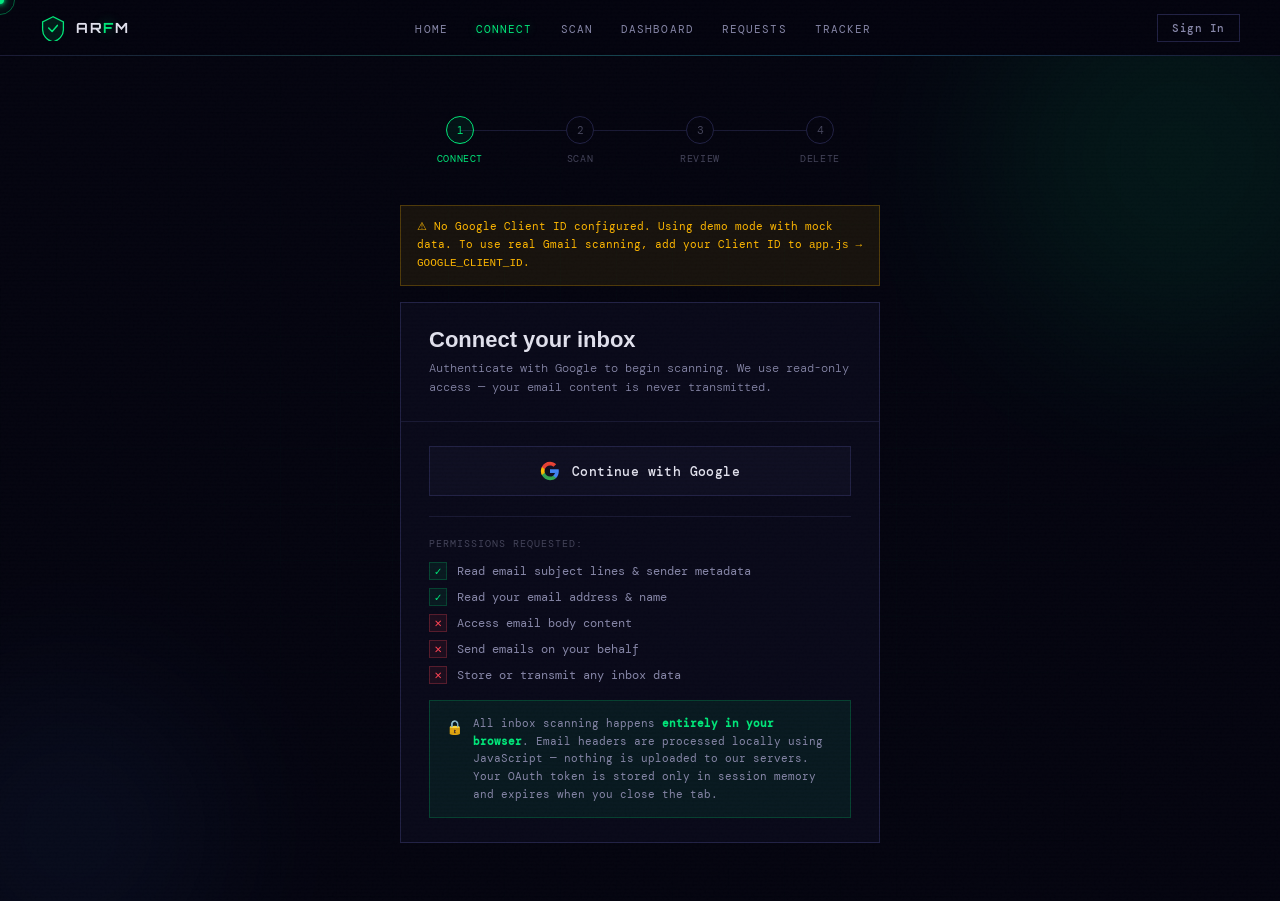
<file: connect.html>
<!DOCTYPE html>
<html lang="en">

<head>
  <meta charset="UTF-8">
  <meta name="viewport" content="width=device-width, initial-scale=1.0">
  <title>Connect — ARFM</title>
  <link rel="stylesheet" href="styles.css">
  <style>
    .main {
      padding-top: 56px;
      min-height: 100vh;
      display: flex;
      flex-direction: column;
    }

    .connect-wrap {
      flex: 1;
      display: flex;
      align-items: center;
      justify-content: center;
      padding: 60px 24px;
      position: relative;
      overflow: hidden;
    }

    .connect-wrap::before {
      content: '';
      position: absolute;
      inset: 0;
      background-image: linear-gradient(rgba(0, 232, 122, 0.025) 1px, transparent 1px), linear-gradient(90deg, rgba(0, 232, 122, 0.025) 1px, transparent 1px);
      background-size: 56px 56px;
      mask-image: radial-gradient(ellipse 60% 60% at 50% 50%, black, transparent);
    }

    .orb {
      position: absolute;
      border-radius: 50%;
      filter: blur(80px);
      pointer-events: none;
    }

    .orb-1 {
      width: 400px;
      height: 400px;
      background: var(--green);
      opacity: 0.08;
      top: -100px;
      right: -100px;
    }

    .orb-2 {
      width: 300px;
      height: 300px;
      background: var(--blue);
      opacity: 0.06;
      bottom: -80px;
      left: -80px;
    }

    .connect-box {
      width: 100%;
      max-width: 480px;
      position: relative;
      z-index: 2;
      animation: fadeUp 0.4s ease both;
    }

    /* Step indicator */
    .steps-indicator {
      display: flex;
      gap: 0;
      margin-bottom: 40px;
    }

    .si-step {
      flex: 1;
      display: flex;
      flex-direction: column;
      align-items: center;
      gap: 8px;
      position: relative;
    }

    .si-step::after {
      content: '';
      position: absolute;
      top: 14px;
      left: 50%;
      right: -50%;
      height: 1px;
      background: var(--border);
      z-index: 0;
    }

    .si-step:last-child::after {
      display: none;
    }

    .si-num {
      width: 28px;
      height: 28px;
      border-radius: 50%;
      border: 1px solid var(--border2);
      display: flex;
      align-items: center;
      justify-content: center;
      font-size: 11px;
      color: var(--text-dim);
      z-index: 1;
      background: var(--bg);
      transition: all 0.3s;
    }

    .si-step.active .si-num {
      border-color: var(--green);
      color: var(--green);
      background: var(--green-dim);
    }

    .si-step.done .si-num {
      border-color: var(--green);
      color: #000;
      background: var(--green);
    }

    .si-label {
      font-size: 10px;
      color: var(--text-dim);
      letter-spacing: 0.06em;
      text-transform: uppercase;
    }

    .si-step.active .si-label {
      color: var(--green);
    }

    /* Cards */
    .connect-card {
      background: var(--surface);
      border: 1px solid var(--border2);
    }

    .connect-card-header {
      padding: 24px 28px;
      border-bottom: 1px solid var(--border);
    }

    .connect-card-title {
      font-family: var(--display);
      font-size: 22px;
      font-weight: 600;
      margin-bottom: 6px;
    }

    .connect-card-sub {
      font-size: 12px;
      color: var(--text-mid);
      font-weight: 300;
      line-height: 1.6;
    }

    .connect-card-body {
      padding: 24px 28px;
    }

    /* Google button */
    .google-btn-wrap {
      margin-bottom: 20px;
    }

    .btn-google-full {
      width: 100%;
      padding: 14px 24px;
      background: var(--surface2);
      border: 1px solid var(--border2);
      color: var(--text);
      font-family: var(--mono);
      font-size: 13px;
      font-weight: 500;
      cursor: pointer;
      display: flex;
      align-items: center;
      justify-content: center;
      gap: 12px;
      transition: all 0.25s;
      letter-spacing: 0.03em;
    }

    .btn-google-full:hover {
      border-color: var(--green);
      background: var(--green-dim);
      box-shadow: 0 0 28px rgba(0, 232, 122, 0.08);
    }

    .btn-google-full:active {
      transform: scale(0.99);
    }

    .btn-google-full .g-logo {
      width: 20px;
      height: 20px;
      flex-shrink: 0;
    }

    .btn-google-full.loading {
      opacity: 0.6;
      pointer-events: none;
    }

    /* Permission chips */
    .perms {
      display: flex;
      flex-direction: column;
      gap: 8px;
      margin-top: 20px;
      padding-top: 20px;
      border-top: 1px solid var(--border);
    }

    .perm-item {
      display: flex;
      align-items: center;
      gap: 10px;
      font-size: 12px;
      color: var(--text-mid);
    }

    .perm-check {
      width: 18px;
      height: 18px;
      background: var(--green-dim);
      border: 1px solid var(--green-mid);
      display: flex;
      align-items: center;
      justify-content: center;
      color: var(--green);
      font-size: 10px;
      flex-shrink: 0;
    }

    .perm-no {
      width: 18px;
      height: 18px;
      background: var(--red-dim);
      border: 1px solid rgba(255, 68, 85, 0.25);
      display: flex;
      align-items: center;
      justify-content: center;
      color: var(--red);
      font-size: 10px;
      flex-shrink: 0;
    }

    /* Privacy note */
    .privacy-note {
      background: var(--green-dim);
      border: 1px solid var(--green-mid);
      padding: 14px 16px;
      margin-top: 16px;
      display: flex;
      gap: 10px;
      align-items: flex-start;
      font-size: 11px;
      color: var(--text-mid);
      line-height: 1.6;
    }

    .privacy-note-icon {
      color: var(--green);
      font-size: 14px;
      flex-shrink: 0;
      margin-top: 1px;
    }

    /* Config hint */
    .config-hint {
      background: var(--amber-dim);
      border: 1px solid rgba(255, 184, 0, 0.25);
      padding: 12px 16px;
      margin-bottom: 16px;
      font-size: 11px;
      color: var(--amber);
      line-height: 1.6;
      display: none;
    }

    /* Already logged in state */
    .already-logged {
      display: none;
      text-align: center;
      padding: 32px 0;
    }

    .al-avatar {
      width: 64px;
      height: 64px;
      border-radius: 50%;
      border: 2px solid var(--green);
      margin: 0 auto 16px;
      overflow: hidden;
      background: var(--surface2);
      display: flex;
      align-items: center;
      justify-content: center;
      font-size: 24px;
    }

    .al-avatar img {
      width: 100%;
      height: 100%;
      object-fit: cover;
    }

    .al-name {
      font-family: var(--display);
      font-size: 20px;
      font-weight: 600;
      margin-bottom: 4px;
    }

    .al-email {
      font-size: 12px;
      color: var(--text-mid);
      margin-bottom: 24px;
    }

    .al-actions {
      display: flex;
      flex-direction: column;
      gap: 10px;
    }
  </style>
</head>

<body>
  <script src="nav.js"></script>
  <div class="main">
    <div class="connect-wrap">
      <div class="orb orb-1"></div>
      <div class="orb orb-2"></div>
      <div class="connect-box">

        <!-- Step indicator -->
        <div class="steps-indicator">
          <div class="si-step active" id="step-1">
            <div class="si-num">1</div>
            <div class="si-label">Connect</div>
          </div>
          <div class="si-step" id="step-2">
            <div class="si-num">2</div>
            <div class="si-label">Scan</div>
          </div>
          <div class="si-step" id="step-3">
            <div class="si-num">3</div>
            <div class="si-label">Review</div>
          </div>
          <div class="si-step" id="step-4">
            <div class="si-num">4</div>
            <div class="si-label">Delete</div>
          </div>
        </div>

        <!-- Client ID config hint -->
        <div class="config-hint" id="config-hint">
          ⚠ No Google Client ID configured. Using demo mode with mock data.
          To use real Gmail scanning, add your Client ID to <code>app.js</code> → <code>GOOGLE_CLIENT_ID</code>.
        </div>

        <!-- Login card -->
        <div class="connect-card" id="login-card">
          <div class="connect-card-header">
            <div class="connect-card-title">Connect your inbox</div>
            <div class="connect-card-sub">Authenticate with Google to begin scanning. We use read-only access — your
              email content is never transmitted.</div>
          </div>
          <div class="connect-card-body">

            <div class="google-btn-wrap">
              <button class="btn-google-full" id="google-btn" onclick="startGoogleOAuth()">
                <svg class="g-logo" viewBox="0 0 24 24">
                  <path
                    d="M22.56 12.25c0-.78-.07-1.53-.2-2.25H12v4.26h5.92c-.26 1.37-1.04 2.53-2.21 3.31v2.77h3.57c2.08-1.92 3.28-4.74 3.28-8.09z"
                    fill="#4285F4" />
                  <path
                    d="M12 23c2.97 0 5.46-.98 7.28-2.66l-3.57-2.77c-.98.66-2.23 1.06-3.71 1.06-2.86 0-5.29-1.93-6.16-4.53H2.18v2.84C3.99 20.53 7.7 23 12 23z"
                    fill="#34A853" />
                  <path
                    d="M5.84 14.09c-.22-.66-.35-1.36-.35-2.09s.13-1.43.35-2.09V7.07H2.18C1.43 8.55 1 10.22 1 12s.43 3.45 1.18 4.93l2.85-2.22.81-.62z"
                    fill="#FBBC05" />
                  <path
                    d="M12 5.38c1.62 0 3.06.56 4.21 1.64l3.15-3.15C17.45 2.09 14.97 1 12 1 7.7 1 3.99 3.47 2.18 7.07l3.66 2.84c.87-2.6 3.3-4.53 6.16-4.53z"
                    fill="#EA4335" />
                </svg>
                Continue with Google
              </button>
            </div>

            <div class="perms">
              <div
                style="font-size:10px;color:var(--text-dim);letter-spacing:0.1em;text-transform:uppercase;margin-bottom:4px;">
                Permissions requested:</div>
              <div class="perm-item">
                <div class="perm-check">✓</div>Read email subject lines &amp; sender metadata
              </div>
              <div class="perm-item">
                <div class="perm-check">✓</div>Read your email address &amp; name
              </div>
              <div class="perm-item">
                <div class="perm-no">✕</div>Access email body content
              </div>
              <div class="perm-item">
                <div class="perm-no">✕</div>Send emails on your behalf
              </div>
              <div class="perm-item">
                <div class="perm-no">✕</div>Store or transmit any inbox data
              </div>
            </div>

            <div class="privacy-note">
              <span class="privacy-note-icon">🔒</span>
              <span>All inbox scanning happens <strong style="color:var(--green)">entirely in your browser</strong>.
                Email headers are processed locally using JavaScript — nothing is uploaded to our servers. Your OAuth
                token is stored only in session memory and expires when you close the tab.</span>
            </div>
          </div>
        </div>

        <!-- Already logged in card -->
        <div class="connect-card" id="logged-card" style="display:none">
          <div class="connect-card-header">
            <div class="connect-card-title">Already connected</div>
            <div class="connect-card-sub">You're signed in and ready to scan your inbox.</div>
          </div>
          <div class="connect-card-body">
            <div class="already-logged" id="already-logged" style="display:block">
              <div class="al-avatar" id="al-avatar"><span>👤</span></div>
              <div class="al-name" id="al-name">—</div>
              <div class="al-email" id="al-email">—</div>
              <div class="al-actions">
                <a href="scan.html" class="btn btn-primary" style="justify-content:center;">Continue to Scan →</a>
                <a href="dashboard.html" class="btn btn-outline" style="justify-content:center;">View Dashboard</a>
                <button class="btn btn-ghost" onclick="handleSignOut()"
                  style="font-size:11px;color:var(--text-dim);margin-top:4px;">Sign out &amp; clear data</button>
              </div>
            </div>
          </div>
        </div>

      </div>
    </div>
  </div>

  <script src="api-config.js"></script>
  <script src="app.js"></script>
  <script>
    // Check if backend is reachable
    fetch(API_CONFIG.HEALTH).catch(() => {
      document.getElementById('config-hint').style.display = 'block';
    });

    // Check if already logged in (from session cookie)
    if (AppState.user) {
      showLoggedIn(AppState.user);
    } else {
      // Try checking backend auth status
      OAuth.checkStatus().then(ok => {
        if (ok) showLoggedIn(AppState.user);
      });
    }

    function showLoggedIn(user) {
      document.getElementById('login-card').style.display = 'none';
      document.getElementById('logged-card').style.display = 'block';
      document.getElementById('al-name').textContent = user.name || user.email;
      document.getElementById('al-email').textContent = user.email;
      const avatar = document.getElementById('al-avatar');
      if (user.picture) {
        avatar.innerHTML = `<img src="${user.picture}" alt="${user.name}">`;
      }
    }

    function startGoogleOAuth() {
      const btn = document.getElementById('google-btn');
      btn.classList.add('loading');
      btn.textContent = 'Redirecting to Google…';
      // Server-side OAuth: redirect to backend which sends us to Google
      OAuth.login();
    }

    function handleSignOut() {
      OAuth.logout();
    }
  </script>
  <script src="api-config.js"></script>
</body>

</html>
</file>
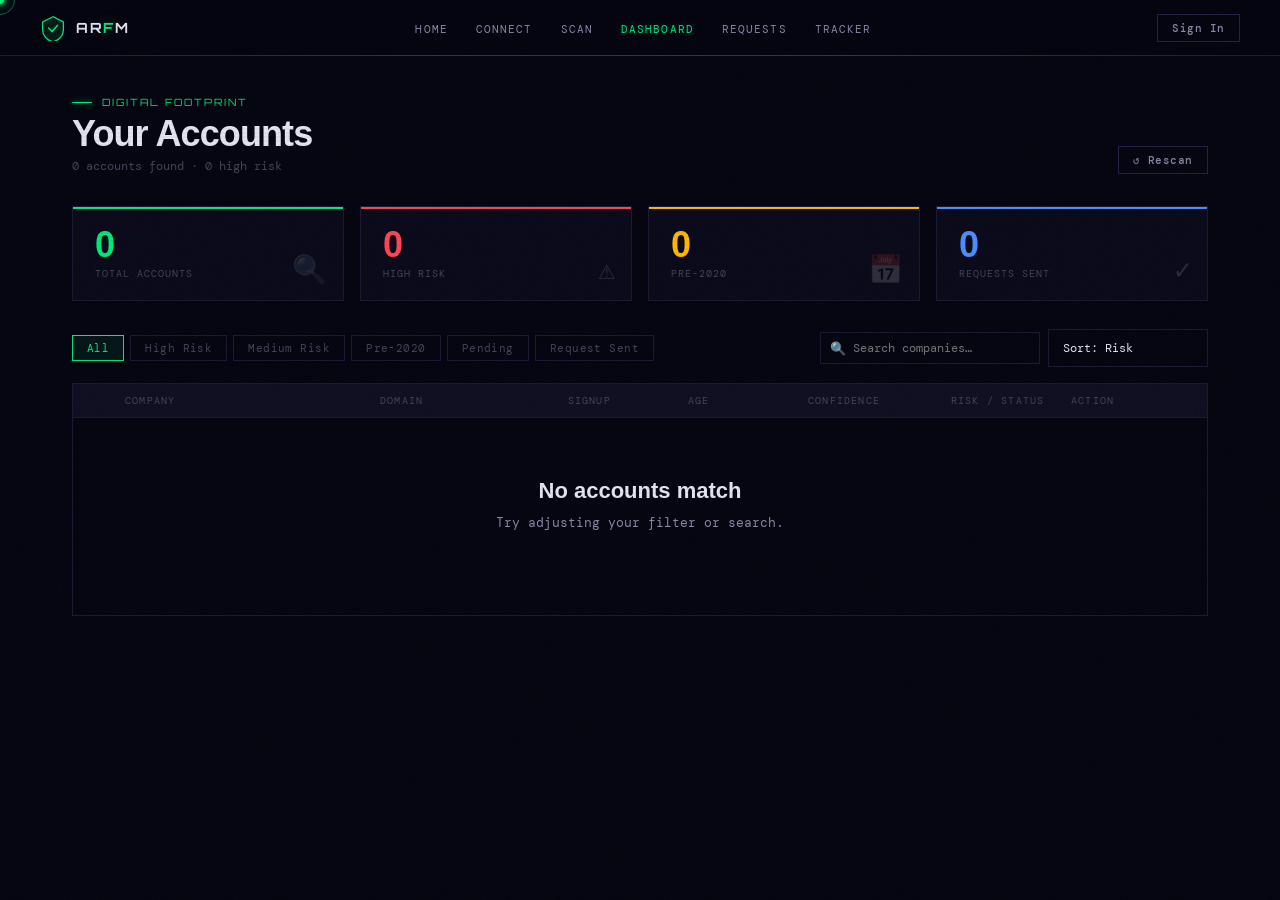
<file: dashboard.html>
<!DOCTYPE html>
<html lang="en">

<head>
  <meta charset="UTF-8">
  <meta name="viewport" content="width=device-width, initial-scale=1.0">
  <title>Dashboard — ARFM</title>
  <link rel="stylesheet" href="styles.css">
  <style>
    .main {
      padding-top: 56px;
      min-height: 100vh;
    }

    .dash-wrap {
      max-width: 1200px;
      margin: 0 auto;
      padding: 40px 32px;
    }

    /* Header */
    .dash-header {
      display: flex;
      align-items: flex-end;
      justify-content: space-between;
      margin-bottom: 32px;
      gap: 20px;
      flex-wrap: wrap;
    }

    .dash-title {
      font-family: var(--display);
      font-size: 36px;
      font-weight: 600;
      letter-spacing: -0.025em;
      line-height: 1;
      margin-bottom: 6px;
    }

    .dash-subtitle {
      font-size: 12px;
      color: var(--text-dim);
    }

    .dash-actions {
      display: flex;
      gap: 10px;
      align-items: center;
    }

    /* Stats row */
    .stats-row {
      display: grid;
      grid-template-columns: repeat(4, 1fr);
      gap: 16px;
      margin-bottom: 28px;
    }

    .stat-card {
      background: var(--surface);
      border: 1px solid var(--border);
      padding: 20px 22px;
      position: relative;
      overflow: hidden;
      cursor: pointer;
      transition: all 0.25s;
    }

    .stat-card:hover {
      border-color: var(--border2);
      background: var(--surface2);
    }

    .stat-card.filter-active {
      border-color: var(--green);
      background: var(--green-dim);
    }

    .stat-card::before {
      content: '';
      position: absolute;
      top: 0;
      left: 0;
      right: 0;
      height: 2px;
    }

    .stat-card.s-green::before {
      background: var(--green);
    }

    .stat-card.s-red::before {
      background: var(--red);
    }

    .stat-card.s-amber::before {
      background: var(--amber);
    }

    .stat-card.s-blue::before {
      background: var(--blue);
    }

    .stat-val {
      font-family: var(--display);
      font-size: 36px;
      font-weight: 700;
      line-height: 1;
      margin-bottom: 4px;
    }

    .stat-card.s-green .stat-val {
      color: var(--green);
    }

    .stat-card.s-red .stat-val {
      color: var(--red);
    }

    .stat-card.s-amber .stat-val {
      color: var(--amber);
    }

    .stat-card.s-blue .stat-val {
      color: var(--blue);
    }

    .stat-label {
      font-size: 10px;
      color: var(--text-dim);
      text-transform: uppercase;
      letter-spacing: 0.1em;
    }

    .stat-icon {
      position: absolute;
      bottom: 12px;
      right: 16px;
      font-size: 28px;
      opacity: 0.15;
    }

    /* Filter bar */
    .filter-bar {
      display: flex;
      align-items: center;
      justify-content: space-between;
      margin-bottom: 16px;
      gap: 12px;
      flex-wrap: wrap;
    }

    .filter-pills {
      display: flex;
      gap: 6px;
      flex-wrap: wrap;
    }

    .filter-pill {
      padding: 5px 14px;
      background: transparent;
      border: 1px solid var(--border);
      color: var(--text-dim);
      font-family: var(--mono);
      font-size: 11px;
      cursor: pointer;
      transition: all 0.2s;
      letter-spacing: 0.04em;
    }

    .filter-pill:hover {
      border-color: var(--border2);
      color: var(--text-mid);
    }

    .filter-pill.active {
      border-color: var(--green);
      color: var(--green);
      background: var(--green-dim);
    }

    .filter-right {
      display: flex;
      gap: 8px;
      align-items: center;
    }

    .search-box {
      position: relative;
    }

    .search-box input {
      width: 220px;
      padding: 7px 14px 7px 32px;
    }

    .search-icon {
      position: absolute;
      left: 10px;
      top: 50%;
      transform: translateY(-50%);
      color: var(--text-dim);
      font-size: 13px;
      pointer-events: none;
    }

    .sort-select {
      width: 160px;
    }

    .bulk-bar {
      display: none;
      align-items: center;
      gap: 10px;
      padding: 10px 14px;
      background: var(--green-dim);
      border: 1px solid var(--green-mid);
      font-size: 12px;
      color: var(--green);
      margin-bottom: 12px;
    }

    .bulk-bar.visible {
      display: flex;
    }

    /* Table */
    .acc-table {
      border: 1px solid var(--border);
      overflow: hidden;
    }

    .acc-head {
      display: grid;
      grid-template-columns: 28px 2.2fr 1.6fr 1fr 1fr 1.2fr 1fr 120px;
      padding: 10px 16px;
      background: var(--surface2);
      border-bottom: 1px solid var(--border);
      font-size: 10px;
      color: var(--text-dim);
      letter-spacing: 0.12em;
      text-transform: uppercase;
      gap: 8px;
    }

    .acc-row {
      display: grid;
      grid-template-columns: 28px 2.2fr 1.6fr 1fr 1fr 1.2fr 1fr 120px;
      padding: 13px 16px;
      border-bottom: 1px solid var(--border);
      align-items: center;
      font-size: 12px;
      cursor: pointer;
      transition: background 0.15s;
      gap: 8px;
    }

    .acc-row:hover {
      background: rgba(255, 255, 255, 0.02);
    }

    .acc-row:last-child {
      border-bottom: none;
    }

    .acc-row.selected {
      background: var(--green-dim);
    }

    .acc-cb {
      width: 16px;
      height: 16px;
      border: 1px solid var(--border2);
      background: transparent;
      cursor: pointer;
      display: flex;
      align-items: center;
      justify-content: center;
      transition: all 0.2s;
      flex-shrink: 0;
    }

    .acc-cb.checked {
      border-color: var(--green);
      background: var(--green);
      color: #000;
      font-size: 9px;
    }

    .acc-company {
      font-weight: 500;
      display: flex;
      align-items: center;
      gap: 8px;
    }

    .acc-favicon {
      width: 16px;
      height: 16px;
      border-radius: 2px;
      background: var(--surface2);
      border: 1px solid var(--border);
      font-size: 10px;
      display: flex;
      align-items: center;
      justify-content: center;
      flex-shrink: 0;
      overflow: hidden;
    }

    .acc-favicon img {
      width: 100%;
      height: 100%;
    }

    .acc-domain {
      color: var(--text-dim);
      font-size: 11px;
    }

    .acc-date {
      color: var(--text-dim);
      font-size: 11px;
    }

    .acc-age {
      color: var(--text-dim);
      font-size: 11px;
    }

    .acc-status {
      font-size: 11px;
    }

    .status-pending {
      color: var(--amber);
    }

    .status-sent {
      color: var(--blue);
    }

    .status-complete {
      color: var(--green);
    }

    .status-ignored {
      color: var(--text-dim);
    }

    .empty-state {
      padding: 60px 20px;
      text-align: center;
    }

    .empty-state h3 {
      font-family: var(--display);
      font-size: 22px;
      margin-bottom: 10px;
    }

    .empty-state p {
      font-size: 13px;
      color: var(--text-mid);
      margin-bottom: 24px;
    }

    /* MODAL */
    .modal-subtitle {
      font-size: 12px;
      color: var(--text-dim);
      margin-top: 2px;
    }

    .modal-meta {
      display: grid;
      grid-template-columns: 1fr 1fr;
      gap: 12px;
      margin-bottom: 20px;
    }

    .meta-item {
      background: var(--surface2);
      border: 1px solid var(--border);
      padding: 12px 14px;
    }

    .meta-label {
      font-size: 10px;
      color: var(--text-dim);
      letter-spacing: 0.1em;
      text-transform: uppercase;
      margin-bottom: 4px;
    }

    .meta-val {
      font-size: 13px;
      font-weight: 500;
    }

    .reg-tabs {
      display: flex;
      gap: 0;
      margin-bottom: 14px;
      border-bottom: 1px solid var(--border);
    }

    .reg-tab {
      padding: 8px 18px;
      font-size: 11px;
      color: var(--text-dim);
      cursor: pointer;
      border-bottom: 2px solid transparent;
      margin-bottom: -1px;
      letter-spacing: 0.05em;
      background: none;
      border-top: none;
      border-left: none;
      border-right: none;
      font-family: var(--mono);
      transition: all 0.2s;
    }

    .reg-tab.active {
      color: var(--green);
      border-bottom-color: var(--green);
    }

    .email-draft {
      min-height: 340px;
      font-size: 11px;
      line-height: 1.75;
      padding: 16px;
    }

    .copy-btn {
      display: flex;
      align-items: center;
      gap: 6px;
    }

    @media (max-width: 900px) {

      .acc-head,
      .acc-row {
        grid-template-columns: 28px 2fr 1fr 1fr 100px;
      }

      .acc-head>*:nth-child(n+5):not(:last-child),
      .acc-row>*:nth-child(n+5):not(:last-child) {
        display: none;
      }

      .stats-row {
        grid-template-columns: repeat(2, 1fr);
      }
    }

    @media (max-width: 600px) {
      .dash-wrap {
        padding: 24px 16px;
      }

      .acc-head,
      .acc-row {
        grid-template-columns: 28px 1fr 1fr 90px;
      }

      .acc-head>*:nth-child(n+4):not(:last-child),
      .acc-row>*:nth-child(n+4):not(:last-child) {
        display: none;
      }
    }
  </style>
</head>

<body>
  <script src="nav.js"></script>
  <div class="main">
    <div class="dash-wrap">

      <!-- Header -->
      <div class="dash-header">
        <div>
          <div class="section-label" style="margin-bottom:8px;">Digital Footprint</div>
          <h1 class="dash-title">Your Accounts</h1>
          <div class="dash-subtitle" id="dash-subtitle">Loading…</div>
        </div>
        <div class="dash-actions">
          <a href="scan.html" class="btn btn-outline btn-sm">↺ Rescan</a>
          <button class="btn btn-primary btn-sm" onclick="openBulkDelete()" id="bulk-delete-btn"
            style="display:none">Delete Selected</button>
        </div>
      </div>

      <!-- Stats -->
      <div class="stats-row" id="stats-row">
        <div class="stat-card s-green" onclick="setFilter('all')" id="stat-all">
          <div class="stat-val" id="stat-total">—</div>
          <div class="stat-label">Total Accounts</div>
          <div class="stat-icon">🔍</div>
        </div>
        <div class="stat-card s-red" onclick="setFilter('high')" id="stat-high">
          <div class="stat-val" id="stat-high-val">—</div>
          <div class="stat-label">High Risk</div>
          <div class="stat-icon">⚠</div>
        </div>
        <div class="stat-card s-amber" onclick="setFilter('old')" id="stat-old">
          <div class="stat-val" id="stat-old-val">—</div>
          <div class="stat-label">Pre-2020</div>
          <div class="stat-icon">📅</div>
        </div>
        <div class="stat-card s-blue" onclick="setFilter('done')" id="stat-done">
          <div class="stat-val" id="stat-done-val">—</div>
          <div class="stat-label">Requests Sent</div>
          <div class="stat-icon">✓</div>
        </div>
      </div>

      <!-- Filters -->
      <div class="filter-bar">
        <div class="filter-pills" id="filter-pills">
          <button class="filter-pill active" data-filter="all">All</button>
          <button class="filter-pill" data-filter="high">High Risk</button>
          <button class="filter-pill" data-filter="medium">Medium Risk</button>
          <button class="filter-pill" data-filter="old">Pre-2020</button>
          <button class="filter-pill" data-filter="pending">Pending</button>
          <button class="filter-pill" data-filter="sent">Request Sent</button>
        </div>
        <div class="filter-right">
          <div class="search-box">
            <span class="search-icon">🔍</span>
            <input type="text" id="search-input" placeholder="Search companies…" oninput="renderTable()">
          </div>
          <select class="sort-select input" id="sort-select" onchange="renderTable()">
            <option value="risk">Sort: Risk</option>
            <option value="conf">Sort: Confidence</option>
            <option value="date">Sort: Signup Date</option>
            <option value="company">Sort: Company</option>
          </select>
        </div>
      </div>

      <!-- Bulk bar -->
      <div class="bulk-bar" id="bulk-bar">
        <span id="bulk-count">0 selected</span>
        <button class="btn btn-primary btn-xs" onclick="openBulkDelete()">Generate Bulk Requests →</button>
        <button class="btn btn-ghost btn-xs" onclick="clearSelection()">Clear</button>
      </div>

      <!-- Table -->
      <div class="acc-table" id="acc-table">
        <div class="acc-head">
          <div></div>
          <div>Company</div>
          <div>Domain</div>
          <div>Signup</div>
          <div>Age</div>
          <div>Confidence</div>
          <div>Risk / Status</div>
          <div>Action</div>
        </div>
        <div id="table-body"></div>
      </div>

    </div>
  </div>

  <!-- DETAIL MODAL -->
  <div class="modal-backdrop" id="detail-modal" style="display:none" onclick="if(event.target===this)closeModal()">
    <div class="modal" style="max-width:640px">
      <div class="modal-header">
        <div>
          <div class="modal-title" id="modal-company">Company</div>
          <div class="modal-subtitle" id="modal-domain">domain.com</div>
        </div>
        <button class="modal-close" onclick="closeModal()">✕</button>
      </div>
      <div class="modal-body">
        <div class="modal-meta">
          <div class="meta-item">
            <div class="meta-label">Signup Date</div>
            <div class="meta-val" id="modal-date">—</div>
          </div>
          <div class="meta-item">
            <div class="meta-label">Account Age</div>
            <div class="meta-val" id="modal-age">—</div>
          </div>
          <div class="meta-item">
            <div class="meta-label">Risk Score</div>
            <div class="meta-val" id="modal-risk">—</div>
          </div>
          <div class="meta-item">
            <div class="meta-label">Confidence</div>
            <div class="meta-val" id="modal-conf">—</div>
          </div>
        </div>

        <div
          style="font-size:11px;color:var(--text-dim);letter-spacing:0.1em;text-transform:uppercase;margin-bottom:10px;">
          Deletion Request Template</div>
        <div class="reg-tabs">
          <button class="reg-tab active" onclick="switchReg('gdpr',this)">🇪🇺 GDPR Art. 17</button>
          <button class="reg-tab" onclick="switchReg('ccpa',this)">🇺🇸 CCPA § 1798.105</button>
        </div>
        <textarea class="input email-draft" id="email-draft"></textarea>
      </div>
      <div class="modal-footer">
        <button class="btn btn-ghost btn-sm copy-btn" onclick="copyDraft()">📋 Copy</button>
        <button class="btn btn-outline btn-sm" onclick="closeModal()">Cancel</button>
        <button class="btn btn-primary btn-sm" onclick="markSentFromModal()">Mark as Sent ✓</button>
        <a id="mailto-link" class="btn btn-primary btn-sm" href="#" target="_blank" onclick="markSentFromModal()">Open
          in Mail →</a>
      </div>
    </div>
  </div>

  <script src="app.js"></script>
  <script>
    let filter = 'all';
    let selected = new Set();
    let currentModalId = null;
    let currentReg = 'gdpr';

    // Check for scanned accounts
    function ensureAccounts() {
      // No demo data — accounts populated after real Google scan
      if (AppState.accounts.length === 0) {
        document.getElementById('table-body').innerHTML = `<div class="empty-state">
      <div style="font-size:48px;margin-bottom:16px;">🔍</div>
      <h3>No accounts discovered yet</h3>
      <p>Connect your Google account and run a scan to discover your digital footprint.</p>
      <a href="connect.html" class="btn btn-primary" style="margin-top:8px;">Connect & Scan →</a>
    </div>`;
      }
    }

    function getStatus(id) {
      const r = AppState.requests[id];
      if (!r) return 'pending';
      return r.status || 'pending';
    }

    function getFilteredAccounts() {
      let accs = [...AppState.accounts];
      const q = document.getElementById('search-input')?.value.toLowerCase() || '';
      if (q) accs = accs.filter(a => a.company.toLowerCase().includes(q) || a.domain.toLowerCase().includes(q));

      switch (filter) {
        case 'high': accs = accs.filter(a => a.riskScore === 'High'); break;
        case 'medium': accs = accs.filter(a => a.riskScore === 'Medium'); break;
        case 'old': accs = accs.filter(a => a.signupDate < '2020'); break;
        case 'pending': accs = accs.filter(a => getStatus(a.id) === 'pending'); break;
        case 'sent': accs = accs.filter(a => getStatus(a.id) !== 'pending'); break;
        case 'done': accs = accs.filter(a => getStatus(a.id) === 'complete'); break;
      }

      const sort = document.getElementById('sort-select')?.value || 'risk';
      accs.sort((a, b) => {
        if (sort === 'risk') {
          const ord = { High: 0, Medium: 1, Low: 2 };
          return (ord[a.riskScore] || 1) - (ord[b.riskScore] || 1);
        }
        if (sort === 'conf') return b.confidence - a.confidence;
        if (sort === 'date') return (a.signupDate || '').localeCompare(b.signupDate || '');
        if (sort === 'company') return a.company.localeCompare(b.company);
        return 0;
      });
      return accs;
    }

    function renderStats() {
      const all = AppState.accounts;
      document.getElementById('dash-subtitle').textContent = `${all.length} accounts found · ${all.filter(a => a.riskScore === 'High').length} high risk`;
      document.getElementById('stat-total').textContent = all.length;
      document.getElementById('stat-high-val').textContent = all.filter(a => a.riskScore === 'High').length;
      document.getElementById('stat-old-val').textContent = all.filter(a => a.signupDate < '2020').length;
      document.getElementById('stat-done-val').textContent = Object.values(AppState.requests).filter(r => r && r.status !== 'pending').length;
    }

    function renderTable() {
      const tbody = document.getElementById('table-body');
      const accs = getFilteredAccounts();

      if (!accs.length) {
        tbody.innerHTML = `<div class="empty-state"><h3>No accounts match</h3><p>Try adjusting your filter or search.</p></div>`;
        return;
      }

      tbody.innerHTML = accs.map(a => {
        const status = getStatus(a.id);
        const isChecked = selected.has(a.id);
        const statusLabels = { pending: '⬡ Pending', sent: '→ Sent', complete: '✓ Done', ignored: '— Ignored' };
        const statusClass = { pending: 'status-pending', sent: 'status-sent', complete: 'status-complete', ignored: 'status-ignored' };
        return `
    <div class="acc-row${isChecked ? ' selected' : ''}" onclick="rowClick('${a.id}',event)">
      <div class="acc-cb${isChecked ? ' checked' : ''}" data-id="${a.id}">${isChecked ? '✓' : ''}</div>
      <div class="acc-company">
        <div class="acc-favicon"><img src="https://www.google.com/s2/favicons?domain=${a.domain}&sz=16" alt="" onerror="this.style.display='none'"></div>
        ${a.company}
      </div>
      <div class="acc-domain">${a.domain}</div>
      <div class="acc-date">${fmtDate(a.signupDate)}</div>
      <div class="acc-age">${accountAge(a.signupDate)}</div>
      <div class="conf-wrap" style="padding-right:8px;">
        <div class="conf-track"><div class="conf-fill" style="width:${Math.round(a.confidence * 100)}%"></div></div>
        <span class="conf-val">${Math.round(a.confidence * 100)}%</span>
      </div>
      <div><span class="badge ${riskClass(a.riskScore)}">${a.riskScore}</span></div>
      <div onclick="event.stopPropagation();openModal('${a.id}')">
        <button class="btn btn-primary btn-xs">${status === 'pending' ? 'DELETE →' : 'VIEW'}</button>
      </div>
    </div>`;
      }).join('');
    }

    function rowClick(id, e) {
      if (e.target.closest('.acc-cb') || e.target.closest('button') || e.target.closest('a')) return;
      openModal(id);
    }

    function toggleSelect(id) {
      if (selected.has(id)) selected.delete(id);
      else selected.add(id);
      updateBulkBar();
      renderTable();
    }

    function clearSelection() { selected.clear(); updateBulkBar(); renderTable(); }

    function updateBulkBar() {
      const bar = document.getElementById('bulk-bar');
      const btn = document.getElementById('bulk-delete-btn');
      if (selected.size > 0) {
        bar.classList.add('visible');
        document.getElementById('bulk-count').textContent = selected.size + ' selected';
        btn.style.display = 'inline-flex';
      } else {
        bar.classList.remove('visible');
        btn.style.display = 'none';
      }
    }

    function setFilter(f) {
      filter = f;
      document.querySelectorAll('.filter-pill').forEach(p => p.classList.toggle('active', p.dataset.filter === f));
      // Highlight stat card
      ['stat-all', 'stat-high', 'stat-old', 'stat-done'].forEach(id => document.getElementById(id)?.classList.remove('filter-active'));
      const map = { all: 'stat-all', high: 'stat-high', old: 'stat-old', done: 'stat-done' };
      if (map[f]) document.getElementById(map[f])?.classList.add('filter-active');
      renderTable();
    }

    // Filter pills
    document.addEventListener('DOMContentLoaded', () => {
      ensureAccounts();
      renderStats();
      renderTable();

      document.querySelectorAll('.filter-pill').forEach(p => {
        p.addEventListener('click', () => setFilter(p.dataset.filter));
      });
    });

    // Modal
    function openModal(id) {
      const a = AppState.accounts.find(x => x.id === id);
      if (!a) return;
      currentModalId = id;
      currentReg = 'gdpr';

      document.getElementById('modal-company').textContent = a.company;
      document.getElementById('modal-domain').textContent = a.domain;
      document.getElementById('modal-date').textContent = fmtDate(a.signupDate);
      document.getElementById('modal-age').textContent = accountAge(a.signupDate);
      document.getElementById('modal-risk').innerHTML = `<span class="badge ${riskClass(a.riskScore)}">${a.riskScore}</span>`;
      document.getElementById('modal-conf').textContent = Math.round(a.confidence * 100) + '%';

      const userEmail = AppState.user?.email || 'your@email.com';
      document.getElementById('email-draft').value = Templates.gdpr(a.company, userEmail);

      const subject = encodeURIComponent(`Right to Erasure Request – Article 17 GDPR`);
      document.getElementById('mailto-link').href = `mailto:privacy@${a.domain}?subject=${subject}`;

      // Set reg tabs active
      document.querySelectorAll('.reg-tab').forEach((t, i) => t.classList.toggle('active', i === 0));

      document.getElementById('detail-modal').style.display = 'flex';
    }

    function closeModal() { document.getElementById('detail-modal').style.display = 'none'; currentModalId = null; }

    function switchReg(reg, btn) {
      currentReg = reg;
      document.querySelectorAll('.reg-tab').forEach(t => t.classList.remove('active'));
      btn.classList.add('active');
      const a = AppState.accounts.find(x => x.id === currentModalId);
      if (!a) return;
      const userEmail = AppState.user?.email || 'your@email.com';
      document.getElementById('email-draft').value = reg === 'gdpr'
        ? Templates.gdpr(a.company, userEmail)
        : Templates.ccpa(a.company, userEmail);
      // Update mailto
      const subject = reg === 'gdpr'
        ? encodeURIComponent('Right to Erasure Request – Article 17 GDPR')
        : encodeURIComponent('CCPA Request to Delete Personal Information');
      document.getElementById('mailto-link').href = `mailto:privacy@${a.domain}?subject=${subject}`;
    }

    function copyDraft() {
      const text = document.getElementById('email-draft').value;
      navigator.clipboard.writeText(text).then(() => showToast('Email copied to clipboard', 'success'));
    }

    function markSentFromModal() {
      if (!currentModalId) return;
      AppState.requests[currentModalId] = { status: 'sent', sentAt: new Date().toISOString(), regulation: currentReg };
      AppState.save();
      const a = AppState.accounts.find(x => x.id === currentModalId);
      showToast(`Request for ${a?.company} marked as sent`, 'success');
      renderStats();
      renderTable();
      closeModal();
    }

    function openBulkDelete() {
      if (!selected.size) return;
      const ids = [...selected];
      ids.forEach(id => {
        if (!AppState.requests[id]) {
          AppState.requests[id] = { status: 'sent', sentAt: new Date().toISOString(), regulation: 'gdpr' };
        }
      });
      AppState.save();
      showToast(`${ids.length} requests marked as sent`, 'success');
      clearSelection();
      renderStats();
      renderTable();
    }

    // Keyboard
    document.addEventListener('keydown', e => { if (e.key === 'Escape') closeModal(); });
  </script>
</body>

</html>
</file>
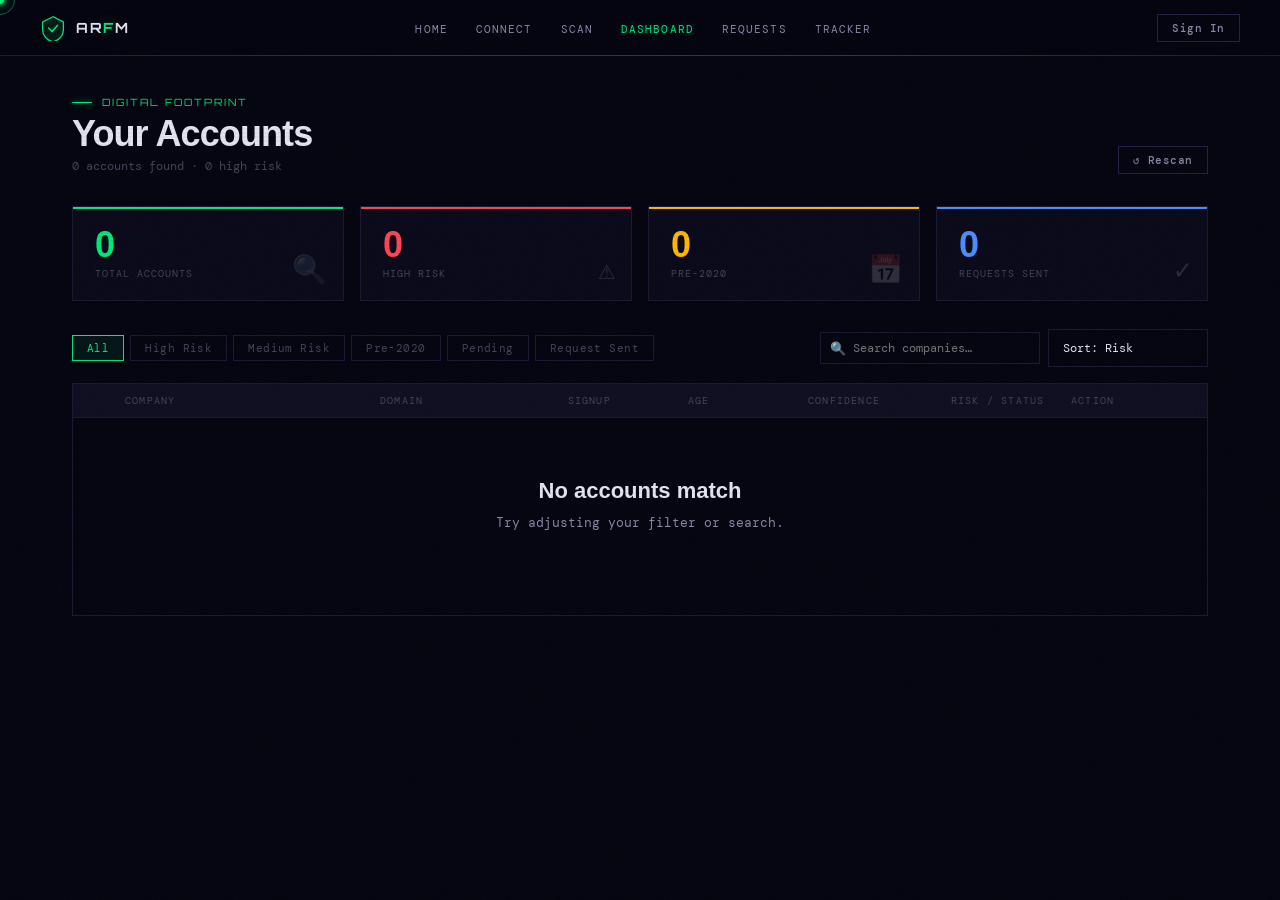
<file: requests.html>
<!DOCTYPE html>
<html lang="en">

<head>
  <meta charset="UTF-8">
  <meta name="viewport" content="width=device-width, initial-scale=1.0">
  <title>Requests — ARFM</title>
  <link rel="stylesheet" href="styles.css">
  <style>
    .main {
      padding-top: 56px;
      min-height: 100vh;
    }

    .req-wrap {
      max-width: 1200px;
      margin: 0 auto;
      padding: 40px 32px;
    }

    .req-layout {
      display: grid;
      grid-template-columns: 340px 1fr;
      gap: 24px;
      margin-top: 32px;
    }

    /* LEFT: account list */
    .acc-list-panel {
      background: var(--surface);
      border: 1px solid var(--border2);
      overflow: hidden;
    }

    .panel-header {
      padding: 16px 18px;
      border-bottom: 1px solid var(--border);
      display: flex;
      align-items: center;
      justify-content: space-between;
    }

    .panel-title {
      font-size: 12px;
      color: var(--text-mid);
      letter-spacing: 0.08em;
      text-transform: uppercase;
    }

    .panel-count {
      font-size: 11px;
      color: var(--text-dim);
    }

    .acc-list-search {
      padding: 12px 14px;
      border-bottom: 1px solid var(--border);
    }

    .acc-list-search input {
      padding: 7px 12px;
      font-size: 12px;
    }

    .acc-list-body {
      max-height: calc(100vh - 280px);
      overflow-y: auto;
    }

    .acc-list-item {
      padding: 13px 16px;
      border-bottom: 1px solid var(--border);
      cursor: pointer;
      display: flex;
      align-items: center;
      gap: 10px;
      transition: background 0.15s;
    }

    .acc-list-item:hover {
      background: rgba(255, 255, 255, 0.025);
    }

    .acc-list-item.active {
      background: var(--green-dim);
      border-left: 2px solid var(--green);
    }

    .acc-list-item.sent {
      opacity: 0.6;
    }

    .ali-favicon {
      width: 24px;
      height: 24px;
      border-radius: 3px;
      background: var(--surface2);
      border: 1px solid var(--border);
      display: flex;
      align-items: center;
      justify-content: center;
      overflow: hidden;
      flex-shrink: 0;
    }

    .ali-favicon img {
      width: 100%;
      height: 100%;
    }

    .ali-info {
      flex: 1;
      min-width: 0;
    }

    .ali-company {
      font-size: 13px;
      font-weight: 500;
      white-space: nowrap;
      overflow: hidden;
      text-overflow: ellipsis;
    }

    .ali-domain {
      font-size: 10px;
      color: var(--text-dim);
    }

    .ali-right {
      display: flex;
      flex-direction: column;
      align-items: flex-end;
      gap: 4px;
    }

    /* RIGHT: editor */
    .editor-panel {
      background: var(--surface);
      border: 1px solid var(--border2);
      display: flex;
      flex-direction: column;
    }

    .editor-empty {
      display: flex;
      flex-direction: column;
      align-items: center;
      justify-content: center;
      flex: 1;
      padding: 60px 20px;
      text-align: center;
    }

    .editor-empty-icon {
      font-size: 48px;
      margin-bottom: 16px;
    }

    .editor-empty h3 {
      font-family: var(--display);
      font-size: 22px;
      margin-bottom: 8px;
    }

    .editor-empty p {
      font-size: 13px;
      color: var(--text-mid);
    }

    .editor-active {
      display: none;
      flex-direction: column;
      flex: 1;
    }

    .editor-header {
      padding: 18px 22px;
      border-bottom: 1px solid var(--border);
    }

    .editor-company {
      font-family: var(--display);
      font-size: 22px;
      font-weight: 600;
      margin-bottom: 4px;
    }

    .editor-domain {
      font-size: 12px;
      color: var(--text-dim);
    }

    .editor-meta-row {
      display: flex;
      gap: 16px;
      margin-top: 12px;
      flex-wrap: wrap;
    }

    .emr-item {
      display: flex;
      align-items: center;
      gap: 6px;
      font-size: 11px;
      color: var(--text-dim);
    }

    .emr-label {
      color: var(--text-dim);
    }

    .emr-val {
      color: var(--text-mid);
    }

    .editor-toolbar {
      padding: 12px 22px;
      border-bottom: 1px solid var(--border);
      display: flex;
      align-items: center;
      gap: 10px;
      flex-wrap: wrap;
    }

    .reg-tabs-bar {
      display: flex;
      gap: 0;
    }

    .rtb {
      padding: 6px 16px;
      background: var(--surface2);
      border: 1px solid var(--border);
      color: var(--text-dim);
      font-family: var(--mono);
      font-size: 11px;
      cursor: pointer;
      transition: all 0.2s;
    }

    .rtb:first-child {
      border-right: none;
    }

    .rtb.active {
      background: var(--green-dim);
      border-color: var(--green);
      color: var(--green);
    }

    .editor-toolbar-right {
      margin-left: auto;
      display: flex;
      gap: 8px;
    }

    .editor-body {
      flex: 1;
      padding: 0;
      display: flex;
      flex-direction: column;
    }

    .editor-body textarea {
      flex: 1;
      min-height: 380px;
      padding: 20px;
      font-size: 12px;
      line-height: 1.8;
      border: none;
      border-radius: 0;
      resize: none;
      background: var(--bg);
    }

    .editor-body textarea:focus {
      border: none;
      outline: none;
    }

    .editor-footer {
      padding: 14px 22px;
      border-top: 1px solid var(--border);
      display: flex;
      align-items: center;
      justify-content: space-between;
      gap: 12px;
      flex-wrap: wrap;
    }

    .editor-footer-left {
      display: flex;
      gap: 8px;
      align-items: center;
    }

    .char-count {
      font-size: 11px;
      color: var(--text-dim);
    }

    .editor-footer-right {
      display: flex;
      gap: 8px;
    }

    /* Sent overlay */
    .sent-overlay {
      display: none;
      flex-direction: column;
      align-items: center;
      justify-content: center;
      flex: 1;
      padding: 60px 20px;
      text-align: center;
    }

    .sent-icon {
      width: 64px;
      height: 64px;
      border-radius: 50%;
      background: var(--green-dim);
      border: 2px solid var(--green);
      display: flex;
      align-items: center;
      justify-content: center;
      font-size: 28px;
      margin: 0 auto 20px;
    }

    .sent-title {
      font-family: var(--display);
      font-size: 24px;
      margin-bottom: 8px;
    }

    .sent-sub {
      font-size: 13px;
      color: var(--text-mid);
      margin-bottom: 24px;
    }

    /* Stats at top */
    .req-stats {
      display: grid;
      grid-template-columns: repeat(4, 1fr);
      gap: 1px;
      background: var(--border);
      border: 1px solid var(--border);
      margin-bottom: 24px;
    }

    .rs-stat {
      background: var(--surface);
      padding: 16px 18px;
    }

    .rs-val {
      font-family: var(--display);
      font-size: 28px;
      font-weight: 700;
      line-height: 1;
    }

    .rs-label {
      font-size: 10px;
      color: var(--text-dim);
      text-transform: uppercase;
      letter-spacing: 0.08em;
      margin-top: 4px;
    }

    @media (max-width: 900px) {
      .req-layout {
        grid-template-columns: 1fr;
      }

      .acc-list-body {
        max-height: 300px;
      }
    }

    @media (max-width: 600px) {
      .req-wrap {
        padding: 24px 16px;
      }
    }
  </style>
</head>

<body>
  <script src="nav.js"></script>
  <div class="main">
    <div class="req-wrap">

      <!-- Header -->
      <div style="margin-bottom:8px;">
        <div class="section-label">Deletion Requests</div>
        <h1
          style="font-family:var(--display);font-size:32px;font-weight:600;letter-spacing:-0.025em;margin-bottom:6px;">
          Request Generator</h1>
        <p style="font-size:12px;color:var(--text-dim);">Select an account from the list and generate a legally
          compliant deletion request email.</p>
      </div>

      <!-- Stats -->
      <div class="req-stats" id="req-stats">
        <div class="rs-stat">
          <div class="rs-val" id="rs-total" style="color:var(--text)">—</div>
          <div class="rs-label">Accounts Found</div>
        </div>
        <div class="rs-stat">
          <div class="rs-val" id="rs-pending" style="color:var(--amber)">—</div>
          <div class="rs-label">Awaiting Request</div>
        </div>
        <div class="rs-stat">
          <div class="rs-val" id="rs-sent" style="color:var(--blue)">—</div>
          <div class="rs-label">Requests Sent</div>
        </div>
        <div class="rs-stat">
          <div class="rs-val" id="rs-complete" style="color:var(--green)">—</div>
          <div class="rs-label">Confirmed Deleted</div>
        </div>
      </div>

      <!-- Layout -->
      <div class="req-layout">

        <!-- LEFT: list -->
        <div class="acc-list-panel">
          <div class="panel-header">
            <span class="panel-title">Accounts</span>
            <span class="panel-count" id="list-count">—</span>
          </div>
          <div class="acc-list-search">
            <input type="text" placeholder="Filter accounts…" id="list-search" oninput="renderList()">
          </div>
          <div class="acc-list-body" id="acc-list-body"></div>
        </div>

        <!-- RIGHT: editor -->
        <div class="editor-panel" id="editor-panel">

          <!-- Empty state -->
          <div class="editor-empty" id="editor-empty">
            <div class="editor-empty-icon">⚖️</div>
            <h3>Select an account</h3>
            <p>Choose an account from the list to generate<br>a GDPR or CCPA deletion request.</p>
          </div>

          <!-- Active editor -->
          <div class="editor-active" id="editor-active">
            <div class="editor-header">
              <div class="editor-company" id="ed-company">—</div>
              <div class="editor-domain" id="ed-domain">—</div>
              <div class="editor-meta-row">
                <div class="emr-item"><span class="emr-label">Signup:</span><span class="emr-val" id="ed-date">—</span>
                </div>
                <div class="emr-item"><span class="emr-label">Age:</span><span class="emr-val" id="ed-age">—</span>
                </div>
                <div class="emr-item"><span class="emr-label">Risk:</span><span id="ed-risk">—</span></div>
                <div class="emr-item"><span class="emr-label">Confidence:</span><span class="emr-val"
                    id="ed-conf">—</span></div>
              </div>
            </div>

            <div class="editor-toolbar">
              <div class="reg-tabs-bar">
                <button class="rtb active" id="rtb-gdpr" onclick="setReg('gdpr')">🇪🇺 GDPR Art. 17</button>
                <button class="rtb" id="rtb-ccpa" onclick="setReg('ccpa')">🇺🇸 CCPA § 1798.105</button>
                <button class="rtb" id="rtb-dpdpa" onclick="setReg('dpdpa')">🇮🇳 DPDPA § 12(3)</button>
              </div>
              <div class="editor-toolbar-right">
                <button class="btn btn-ghost btn-xs" onclick="resetDraft()">↺ Reset</button>
              </div>
            </div>

            <!-- DPO Info Bar -->
            <div id="dpo-bar" style="padding:10px 22px;border-bottom:1px solid var(--border);display:none;">
              <div style="display:flex;align-items:center;gap:8px;flex-wrap:wrap;">
                <span style="font-size:11px;color:var(--text-dim);">To (DPO):</span>
                <input type="email" id="dpo-email-input" style="flex:1;padding:5px 10px;font-size:12px;min-width:200px;" placeholder="privacy@example.com">
                <span id="dpo-confidence" class="badge badge-dim" style="font-size:10px;"></span>
                <span id="dpo-source" style="font-size:10px;color:var(--text-dim);"></span>
              </div>
            </div>

            <div class="editor-body">
              <textarea id="draft-area" oninput="updateCharCount()"></textarea>
            </div>

            <div class="editor-footer">
              <div class="editor-footer-left">
                <span class="char-count" id="char-count">0 chars</span>
              </div>
              <div class="editor-footer-right">
                <button class="btn btn-ghost btn-sm" onclick="copyRequest()">📋 Copy</button>
                <a id="mailto-btn" class="btn btn-outline btn-sm" href="#" target="_blank">Open in Mail →</a>
                <button class="btn btn-primary btn-sm" onclick="markSent()">Mark Sent ✓</button>
              </div>
            </div>
          </div>

          <!-- Sent state -->
          <div class="sent-overlay" id="sent-overlay">
            <div class="sent-icon">✓</div>
            <div class="sent-title">Request sent!</div>
            <div class="sent-sub" id="sent-sub">Deletion request for — marked as sent.</div>
            <div style="display:flex;gap:10px;">
              <button class="btn btn-outline btn-sm" onclick="editAgain()">Edit Again</button>
              <a href="tracker.html" class="btn btn-primary btn-sm">Track Response →</a>
            </div>
          </div>

        </div>
      </div>

    </div>
  </div>

  <script src="api-config.js"></script>
  <script src="app.js"></script>
  <script>
    let currentAcc = null;
    let currentReg = 'gdpr';

    function getStatus(id) {
      return AppState.requests[id]?.status || 'pending';
    }

    function renderStats() {
      const all = AppState.accounts;
      const sent = Object.values(AppState.requests).filter(r => r && r.status === 'sent').length;
      const done = Object.values(AppState.requests).filter(r => r && r.status === 'complete').length;
      document.getElementById('rs-total').textContent = all.length;
      document.getElementById('rs-pending').textContent = all.filter(a => getStatus(a.id) === 'pending').length;
      document.getElementById('rs-sent').textContent = sent;
      document.getElementById('rs-complete').textContent = done;
    }

    function renderList() {
      const q = document.getElementById('list-search').value.toLowerCase();
      let accs = AppState.accounts.filter(a =>
        !q || a.company.toLowerCase().includes(q) || a.domain.toLowerCase().includes(q)
      );
      // Sort: pending first, then by risk
      accs.sort((a, b) => {
        const sa = getStatus(a.id) === 'pending' ? 0 : 1;
        const sb = getStatus(b.id) === 'pending' ? 0 : 1;
        if (sa !== sb) return sa - sb;
        const ord = { High: 0, Medium: 1, Low: 2 };
        return (ord[a.riskScore] || 1) - (ord[b.riskScore] || 1);
      });

      document.getElementById('list-count').textContent = accs.length + ' accounts';

      const body = document.getElementById('acc-list-body');
      body.innerHTML = accs.map(a => {
        const status = getStatus(a.id);
        const isCurrent = currentAcc?.id === a.id;
        const statusIcons = { pending: '', sent: '→', complete: '✓' };
        const statusColors = { pending: 'var(--text-dim)', sent: 'var(--blue)', complete: 'var(--green)' };
        return `
    <div class="acc-list-item${isCurrent ? ' active' : ''}${status !== 'pending' ? ' sent' : ''}" onclick="selectAccount('${a.id}')">
      <div class="ali-favicon">
        <img src="https://www.google.com/s2/favicons?domain=${a.domain}&sz=32" alt="" onerror="this.style.display='none'">
      </div>
      <div class="ali-info">
        <div class="ali-company">${a.company}</div>
        <div class="ali-domain">${a.domain}</div>
      </div>
      <div class="ali-right">
        <span class="badge ${riskClass(a.riskScore)}">${a.riskScore}</span>
        <span style="font-size:11px;color:${statusColors[status]}">${statusIcons[status]} ${status}</span>
      </div>
    </div>`;
      }).join('');
    }

    function selectAccount(id) {
      currentAcc = AppState.accounts.find(a => a.id === id);
      if (!currentAcc) return;

      const status = getStatus(id);
      document.getElementById('editor-empty').style.display = 'none';

      if (status === 'complete') {
        document.getElementById('editor-active').style.display = 'none';
        document.getElementById('sent-overlay').style.display = 'flex';
        document.getElementById('sent-sub').textContent = `Deletion request for ${currentAcc.company} marked as sent.`;
      } else {
        document.getElementById('sent-overlay').style.display = 'none';
        document.getElementById('editor-active').style.display = 'flex';
        populateEditor();
      }

      renderList();
    }

    function populateEditor() {
      if (!currentAcc) return;
      const a = currentAcc;
      document.getElementById('ed-company').textContent = a.company;
      document.getElementById('ed-domain').textContent = a.domain;
      document.getElementById('ed-date').textContent = fmtDate(a.signupDate);
      document.getElementById('ed-age').textContent = accountAge(a.signupDate);
      document.getElementById('ed-risk').innerHTML = `<span class="badge ${riskClass(a.riskScore)}">${a.riskScore}</span>`;
      document.getElementById('ed-conf').textContent = Math.round(a.confidence * 100) + '%';
      generateDraft();
      // Auto-resolve DPO
      resolveDPO(a.domain);
    }

    async function resolveDPO(domain) {
      const bar = document.getElementById('dpo-bar');
      const input = document.getElementById('dpo-email-input');
      const confEl = document.getElementById('dpo-confidence');
      const srcEl = document.getElementById('dpo-source');

      bar.style.display = 'block';
      input.value = `privacy@${domain}`;
      confEl.textContent = '';
      srcEl.textContent = '🔍 Searching for DPO...';
      srcEl.style.color = 'var(--text-dim)';

      try {
        // Use deep lookup (scrapes privacy pages + MX validation)
        const resp = await fetch(`${API_CONFIG.BASE_URL}/api/dpo-lookup-deep?domain=${encodeURIComponent(domain)}`, { credentials: 'include' });
        if (resp.ok) {
          const data = await resp.json();
          input.value = data.dpo_email;
          const pct = Math.round(data.confidence * 100);
          confEl.textContent = `${pct}% confidence`;
          confEl.className = `badge ${pct >= 80 ? 'badge-green' : pct >= 50 ? 'badge-amber' : 'badge-red'}`;

          // Show source with verification badge
          const sourceLabels = {
            'known_map': '✓ Verified DPO',
            'privacy_page_scraper': '🔍 Found on privacy page',
            'mx_validated_pattern': '📬 MX Verified',
            'unverified_fallback': '⚠ Unverified — edit if needed',
            'pattern_generated': '⚡ Auto-generated',
          };
          srcEl.textContent = sourceLabels[data.source] || data.source;
          srcEl.style.color = data.verified ? 'var(--green)' : 'var(--amber)';

          // If there are alternative candidates, show them
          if (data.all_candidates && data.all_candidates.length > 1) {
            showCandidates(data.all_candidates, input);
          }

          // If unverified, show warning styling on input
          if (!data.verified) {
            input.style.borderColor = 'var(--amber)';
          } else {
            input.style.borderColor = 'var(--green)';
          }
        }
      } catch (e) {
        // Fallback to basic lookup
        try {
          const resp2 = await fetch(`${API_CONFIG.BASE_URL}/api/dpo-lookup?domain=${encodeURIComponent(domain)}`, { credentials: 'include' });
          if (resp2.ok) {
            const data = await resp2.json();
            input.value = data.dpo_email;
            confEl.textContent = `${Math.round(data.confidence * 100)}%`;
            confEl.className = 'badge badge-amber';
            srcEl.textContent = '⚡ Basic lookup (deep search unavailable)';
            srcEl.style.color = 'var(--amber)';
          }
        } catch (e2) {
          srcEl.textContent = '⚠ Offline — enter DPO email manually';
          srcEl.style.color = 'var(--red)';
        }
      }
    }

    function showCandidates(candidates, input) {
      // Remove existing dropdown if any
      const existing = document.getElementById('dpo-candidates');
      if (existing) existing.remove();

      const select = document.createElement('select');
      select.id = 'dpo-candidates';
      select.style.cssText = 'padding:4px 8px;font-size:11px;background:var(--surface);color:var(--text);border:1px solid var(--border);border-radius:6px;cursor:pointer;max-width:180px;';
      
      const defaultOpt = document.createElement('option');
      defaultOpt.value = '';
      defaultOpt.textContent = `▾ ${candidates.length} alternatives`;
      select.appendChild(defaultOpt);

      candidates.forEach(email => {
        const opt = document.createElement('option');
        opt.value = email;
        opt.textContent = email;
        select.appendChild(opt);
      });

      select.addEventListener('change', () => {
        if (select.value) {
          input.value = select.value;
          verifyEmail(select.value);
        }
      });

      input.parentNode.appendChild(select);
    }

    async function verifyEmail(email) {
      const srcEl = document.getElementById('dpo-source');
      const input = document.getElementById('dpo-email-input');
      srcEl.textContent = '📬 Verifying...';
      srcEl.style.color = 'var(--text-dim)';

      try {
        const resp = await fetch(`${API_CONFIG.BASE_URL}/api/verify-email?email=${encodeURIComponent(email)}`, { credentials: 'include' });
        if (resp.ok) {
          const data = await resp.json();
          if (data.valid) {
            srcEl.textContent = '✓ Email domain verified (MX valid)';
            srcEl.style.color = 'var(--green)';
            input.style.borderColor = 'var(--green)';
          } else {
            srcEl.textContent = '✗ Email domain invalid — this will bounce!';
            srcEl.style.color = 'var(--red)';
            input.style.borderColor = 'var(--red)';
          }
        }
      } catch (e) {
        srcEl.textContent = '⚠ Could not verify';
        srcEl.style.color = 'var(--amber)';
      }
    }

    // Verify when user manually changes the email
    document.addEventListener('DOMContentLoaded', () => {
      const input = document.getElementById('dpo-email-input');
      if (input) {
        let verifyTimeout;
        input.addEventListener('input', () => {
          clearTimeout(verifyTimeout);
          verifyTimeout = setTimeout(() => {
            if (input.value && input.value.includes('@')) {
              verifyEmail(input.value);
            }
          }, 800);
        });
      }
    });

    function setReg(reg) {
      currentReg = reg;
      document.getElementById('rtb-gdpr').classList.toggle('active', reg === 'gdpr');
      document.getElementById('rtb-ccpa').classList.toggle('active', reg === 'ccpa');
      document.getElementById('rtb-dpdpa').classList.toggle('active', reg === 'dpdpa');
      generateDraft();
    }

    function generateDraft() {
      if (!currentAcc) return;
      const userEmail = AppState.user?.email || 'your@email.com';
      let draft;
      if (currentReg === 'gdpr') {
        draft = Templates.gdpr(currentAcc.company, userEmail);
      } else if (currentReg === 'ccpa') {
        draft = Templates.ccpa(currentAcc.company, userEmail);
      } else {
        draft = Templates.dpdpa(currentAcc.company, userEmail);
      }
      document.getElementById('draft-area').value = draft;
      updateCharCount();
      updateMailto();
    }

    function resetDraft() { generateDraft(); }

    function updateCharCount() {
      const len = document.getElementById('draft-area').value.length;
      document.getElementById('char-count').textContent = len + ' chars';
    }

    function updateMailto() {
      if (!currentAcc) return;
      const subject = currentReg === 'gdpr'
        ? 'Right to Erasure Request – Article 17 GDPR'
        : 'CCPA Request to Delete Personal Information';
      const body = document.getElementById('draft-area').value;
      const mailto = `mailto:privacy@${currentAcc.domain}?subject=${encodeURIComponent(subject)}&body=${encodeURIComponent(body)}`;
      document.getElementById('mailto-btn').href = mailto;
    }

    function copyRequest() {
      navigator.clipboard.writeText(document.getElementById('draft-area').value)
        .then(() => showToast('Email copied to clipboard', 'success'));
    }

    async function markSent() {
      if (!currentAcc) return;

      const btn = document.querySelector('.editor-footer-right .btn-primary');
      const origText = btn.textContent;
      btn.textContent = 'Sending…';
      btn.disabled = true;

      const dpoEmail = document.getElementById('dpo-email-input')?.value || `privacy@${currentAcc.domain}`;

      try {
        // Send via backend Gmail API with DPO auto-resolution
        const resp = await fetch(API_CONFIG.API_SEND_REQUEST, {
          method: 'POST',
          headers: { 'Content-Type': 'application/json' },
          credentials: 'include',
          body: JSON.stringify({
            company: currentAcc.company,
            to_email: dpoEmail,
            domain: currentAcc.domain,
            jurisdiction: currentReg,
            body: document.getElementById('draft-area').value,
          }),
        });

        if (resp.ok) {
          const data = await resp.json();
          AppState.requests[currentAcc.id] = {
            status: 'sent',
            sentAt: new Date().toISOString(),
            regulation: currentReg,
            messageId: data.message_id,
            to: data.to,
            dpoSource: data.dpo_source,
          };
          showToast(`Deletion request sent to ${currentAcc.company} (${dpoEmail}) via Gmail!`, 'success');
        } else {
          AppState.requests[currentAcc.id] = { status: 'sent', sentAt: new Date().toISOString(), regulation: currentReg };
          showToast(`Marked as sent. Use "Copy" or "Open in Mail" to send manually.`, 'info');
        }
      } catch (e) {
        AppState.requests[currentAcc.id] = { status: 'sent', sentAt: new Date().toISOString(), regulation: currentReg };
        showToast(`Request for ${currentAcc.company} marked as sent (manual mode)`, 'info');
      }

      AppState.save();
      btn.textContent = origText;
      btn.disabled = false;

      document.getElementById('editor-active').style.display = 'none';
      document.getElementById('sent-overlay').style.display = 'flex';
      document.getElementById('sent-sub').textContent = `Deletion request for ${currentAcc.company} has been sent to ${dpoEmail}.`;
      renderStats();
      renderList();
    }

    function editAgain() {
      document.getElementById('sent-overlay').style.display = 'none';
      document.getElementById('editor-active').style.display = 'flex';
    }

    document.addEventListener('DOMContentLoaded', () => {
      // Load demo data if needed
      if (!AppState.accounts.length) {
        location.href = 'dashboard.html'; // redirect to load demo data
        return;
      }
      renderStats();
      renderList();
    });
  </script>
</body>

</html>
</file>
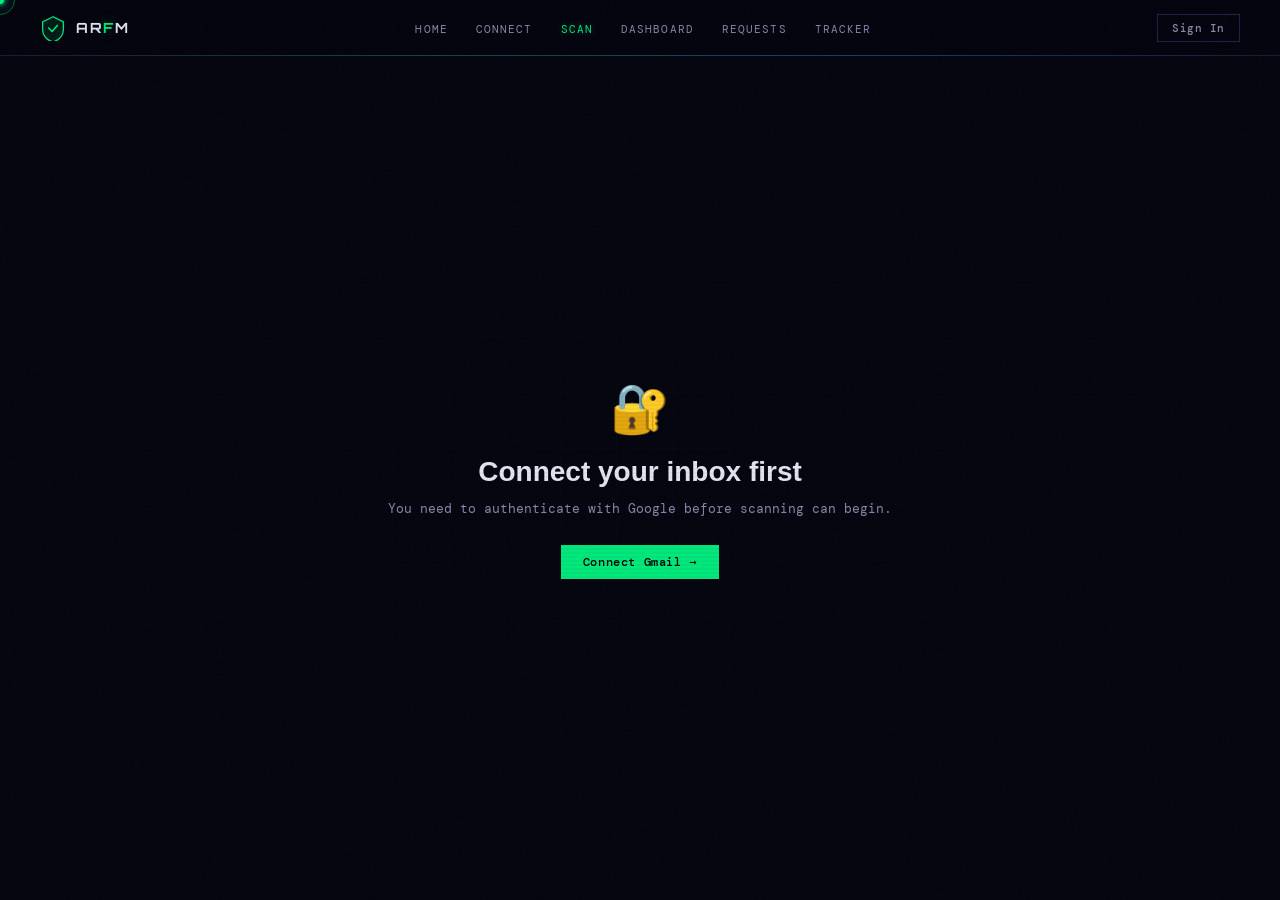
<file: scan.html>
<!DOCTYPE html>
<html lang="en">

<head>
  <meta charset="UTF-8">
  <meta name="viewport" content="width=device-width, initial-scale=1.0">
  <title>Scanning — ARFM</title>
  <link rel="stylesheet" href="styles.css">
  <style>
    .main {
      padding-top: 56px;
      min-height: 100vh;
    }

    .scan-wrap {
      min-height: calc(100vh - 56px);
      display: flex;
      align-items: center;
      justify-content: center;
      padding: 40px 24px;
      position: relative;
      overflow: hidden;
    }

    .scan-wrap::before {
      content: '';
      position: absolute;
      inset: 0;
      background-image: linear-gradient(rgba(0, 232, 122, 0.02) 1px, transparent 1px), linear-gradient(90deg, rgba(0, 232, 122, 0.02) 1px, transparent 1px);
      background-size: 56px 56px;
      mask-image: radial-gradient(ellipse 70% 70% at 50% 50%, black, transparent);
    }

    .scan-inner {
      width: 100%;
      max-width: 680px;
      position: relative;
      z-index: 2;
    }

    /* Gate: not logged in */
    .gate {
      text-align: center;
      padding: 60px 20px;
    }

    .gate h2 {
      font-family: var(--display);
      font-size: 28px;
      margin-bottom: 12px;
    }

    .gate p {
      color: var(--text-mid);
      font-size: 13px;
      margin-bottom: 28px;
    }

    /* Ready state */
    .scan-ready {
      animation: fadeUp 0.4s ease both;
    }

    .scan-ready-header {
      text-align: center;
      margin-bottom: 40px;
    }

    .scan-ready-header h2 {
      font-family: var(--display);
      font-size: 32px;
      font-weight: 600;
      letter-spacing: -0.02em;
      margin-bottom: 10px;
    }

    .scan-ready-header p {
      font-size: 13px;
      color: var(--text-mid);
      font-weight: 300;
    }

    .user-info-bar {
      background: var(--surface);
      border: 1px solid var(--border2);
      padding: 16px 20px;
      display: flex;
      align-items: center;
      gap: 12px;
      margin-bottom: 20px;
    }

    .uib-avatar {
      width: 36px;
      height: 36px;
      border-radius: 50%;
      background: var(--green-dim);
      border: 1px solid var(--green-mid);
      display: flex;
      align-items: center;
      justify-content: center;
      font-size: 14px;
      overflow: hidden;
    }

    .uib-avatar img {
      width: 100%;
      height: 100%;
      object-fit: cover;
    }

    .uib-info {
      flex: 1;
    }

    .uib-name {
      font-size: 13px;
      font-weight: 500;
    }

    .uib-email {
      font-size: 11px;
      color: var(--text-dim);
    }

    .uib-status {
      display: flex;
      align-items: center;
      gap: 6px;
      font-size: 11px;
      color: var(--green);
    }

    .uib-dot {
      width: 6px;
      height: 6px;
      border-radius: 50%;
      background: var(--green);
      animation: pulse 2s infinite;
    }

    .scope-list {
      display: flex;
      flex-direction: column;
      gap: 8px;
      margin-bottom: 24px;
    }

    .scope-item {
      display: flex;
      align-items: center;
      gap: 10px;
      padding: 12px 16px;
      background: var(--surface);
      border: 1px solid var(--border);
      font-size: 12px;
      color: var(--text-mid);
    }

    .scope-badge {
      padding: 2px 8px;
      font-size: 10px;
    }

    .scan-start-btn {
      width: 100%;
      padding: 15px;
      font-size: 14px;
      font-family: var(--mono);
      font-weight: 500;
      justify-content: center;
    }

    .scan-privacy-note {
      font-size: 11px;
      color: var(--text-dim);
      text-align: center;
      margin-top: 14px;
      line-height: 1.6;
    }

    /* Scanning state */
    .scan-active {
      display: none;
      animation: fadeUp 0.4s ease both;
    }

    .scan-header {
      text-align: center;
      margin-bottom: 36px;
    }

    .scan-header h2 {
      font-family: var(--display);
      font-size: 28px;
      font-weight: 600;
      letter-spacing: -0.02em;
      margin-bottom: 8px;
    }

    .scan-header p {
      font-size: 12px;
      color: var(--text-mid);
    }

    .progress-card {
      background: var(--surface);
      border: 1px solid var(--border2);
      padding: 28px 32px;
      margin-bottom: 20px;
    }

    .progress-stage {
      display: flex;
      justify-content: space-between;
      align-items: center;
      margin-bottom: 14px;
    }

    .progress-stage-text {
      font-size: 12px;
      color: var(--text-mid);
    }

    .progress-pct {
      font-size: 12px;
      color: var(--green);
      font-weight: 500;
    }

    .scan-counters {
      display: grid;
      grid-template-columns: repeat(4, 1fr);
      gap: 16px;
      margin-top: 24px;
    }

    .scan-count {
      text-align: center;
      padding: 12px 8px;
      background: var(--surface2);
      border: 1px solid var(--border);
    }

    .sc-val {
      font-family: var(--display);
      font-size: 24px;
      font-weight: 700;
      color: var(--green);
      line-height: 1;
    }

    .sc-label {
      font-size: 9px;
      color: var(--text-dim);
      margin-top: 4px;
      letter-spacing: 0.08em;
      text-transform: uppercase;
    }

    /* Log terminal */
    .scan-log {
      background: var(--surface);
      border: 1px solid var(--border2);
      overflow: hidden;
    }

    .scan-log-bar {
      background: var(--surface2);
      padding: 10px 14px;
      border-bottom: 1px solid var(--border);
      display: flex;
      align-items: center;
      gap: 8px;
    }

    .scan-log-dot {
      width: 6px;
      height: 6px;
      border-radius: 50%;
      background: var(--green);
      animation: pulse 2s infinite;
    }

    .scan-log-title {
      font-size: 10px;
      color: var(--text-dim);
      letter-spacing: 0.1em;
      text-transform: uppercase;
    }

    .scan-log-body {
      height: 200px;
      overflow-y: auto;
      padding: 12px 14px;
    }

    .log-line {
      font-size: 11px;
      color: var(--text-dim);
      line-height: 1.6;
      margin-bottom: 2px;
    }

    .log-line.new {
      color: var(--green);
    }

    .log-line.warn {
      color: var(--amber);
    }

    /* Complete state */
    .scan-complete {
      display: none;
      text-align: center;
      animation: fadeUp 0.4s ease both;
    }

    .complete-icon {
      width: 72px;
      height: 72px;
      background: var(--green-dim);
      border: 2px solid var(--green);
      border-radius: 50%;
      display: flex;
      align-items: center;
      justify-content: center;
      margin: 0 auto 24px;
      font-size: 28px;
      animation: scanPulse 2s ease-in-out 3;
    }

    .complete-h {
      font-family: var(--display);
      font-size: 32px;
      font-weight: 600;
      margin-bottom: 10px;
      letter-spacing: -0.02em;
    }

    .complete-p {
      font-size: 13px;
      color: var(--text-mid);
      margin-bottom: 32px;
      font-weight: 300;
    }

    .complete-stats {
      display: flex;
      justify-content: center;
      gap: 0;
      margin-bottom: 36px;
      border: 1px solid var(--border);
      max-width: 400px;
      margin-left: auto;
      margin-right: auto;
    }

    .cs-stat {
      flex: 1;
      padding: 16px;
      border-right: 1px solid var(--border);
      text-align: center;
    }

    .cs-stat:last-child {
      border-right: none;
    }

    .cs-val {
      font-family: var(--display);
      font-size: 28px;
      font-weight: 700;
      color: var(--green);
    }

    .cs-label {
      font-size: 10px;
      color: var(--text-dim);
      text-transform: uppercase;
      letter-spacing: 0.08em;
      margin-top: 3px;
    }
  </style>
</head>

<body>
  <script src="nav.js"></script>
  <div class="main">
    <div class="scan-wrap">
      <div class="scan-inner">

        <!-- GATE: not logged in -->
        <div class="gate" id="gate" style="display:none">
          <div style="font-size:48px;margin-bottom:16px;">🔐</div>
          <h2>Connect your inbox first</h2>
          <p>You need to authenticate with Google before scanning can begin.</p>
          <a href="connect.html" class="btn btn-primary">Connect Gmail →</a>
        </div>

        <!-- READY STATE -->
        <div class="scan-ready" id="scan-ready" style="display:none">
          <div class="scan-ready-header">
            <div class="section-label" style="justify-content:center;margin-bottom:14px;">Step 2 of 4</div>
            <h2>Ready to scan your inbox</h2>
            <p>Your browser will scan email headers locally. No content leaves your device.</p>
          </div>

          <div class="user-info-bar" id="user-info-bar">
            <div class="uib-avatar" id="uib-avatar"><span>👤</span></div>
            <div class="uib-info">
              <div class="uib-name" id="uib-name">—</div>
              <div class="uib-email" id="uib-email">—</div>
            </div>
            <div class="uib-status"><span class="uib-dot"></span>Connected</div>
          </div>

          <div class="scope-list">
            <div class="scope-item"><span class="badge badge-green scope-badge">ALLOWED</span>Read email subject lines
              &amp; sender metadata (local only)</div>
            <div class="scope-item"><span class="badge badge-green scope-badge">ALLOWED</span>Extract sender domains for
              company lookup</div>
            <div class="scope-item"><span class="badge badge-red scope-badge">BLOCKED</span>Email body content — never
              accessed</div>
            <div class="scope-item"><span class="badge badge-red scope-badge">BLOCKED</span>Transmit inbox data to any
              server</div>
          </div>

          <button class="btn btn-primary scan-start-btn" id="start-btn" onclick="startScan()">
            Start Local Scan →
          </button>
          <div class="scan-privacy-note">🔒 Scanning happens in this browser tab only · No data is uploaded · ~1–2
            minutes</div>
        </div>

        <!-- SCANNING STATE -->
        <div class="scan-active" id="scan-active">
          <div class="scan-header">
            <div class="section-label" style="justify-content:center;margin-bottom:12px;">Scanning</div>
            <h2>Analyzing your inbox</h2>
            <p>Running locally in your browser · No data transmitted</p>
          </div>

          <div class="progress-card">
            <div class="progress-stage">
              <span class="progress-stage-text" id="stage-text">Connecting…</span>
              <span class="progress-pct" id="pct-text">0%</span>
            </div>
            <div class="progress-track">
              <div class="progress-fill" id="progress-fill" style="width:0%"></div>
            </div>
            <div class="scan-counters">
              <div class="scan-count">
                <div class="sc-val" id="cnt-emails">0</div>
                <div class="sc-label">Emails</div>
              </div>
              <div class="scan-count">
                <div class="sc-val" id="cnt-matches">0</div>
                <div class="sc-label">Matches</div>
              </div>
              <div class="scan-count">
                <div class="sc-val" id="cnt-domains">0</div>
                <div class="sc-label">Domains</div>
              </div>
              <div class="scan-count">
                <div class="sc-val" id="cnt-accounts">0</div>
                <div class="sc-label">Accounts</div>
              </div>
            </div>
          </div>

          <div class="scan-log">
            <div class="scan-log-bar">
              <div class="scan-log-dot"></div>
              <span class="scan-log-title">Live Scan Log — Local Process Only</span>
            </div>
            <div class="scan-log-body" id="log-body"></div>
          </div>
        </div>

        <!-- COMPLETE STATE -->
        <div class="scan-complete" id="scan-complete">
          <div class="complete-icon">✓</div>
          <h2 class="complete-h">Scan complete</h2>
          <p class="complete-p">Your digital footprint has been mapped.<br>Review the discovered accounts on your
            dashboard.</p>
          <div class="complete-stats">
            <div class="cs-stat">
              <div class="cs-val" id="cs-total">—</div>
              <div class="cs-label">Accounts</div>
            </div>
            <div class="cs-stat">
              <div class="cs-val" id="cs-high">—</div>
              <div class="cs-label">High Risk</div>
            </div>
            <div class="cs-stat">
              <div class="cs-val" id="cs-old">—</div>
              <div class="cs-label">Pre-2020</div>
            </div>
          </div>
          <div style="display:flex;gap:12px;justify-content:center;">
            <a href="dashboard.html" class="btn btn-primary btn-lg">View Dashboard →</a>
            <button onclick="startScan()" class="btn btn-outline btn-lg">Rescan</button>
          </div>
        </div>

      </div>
    </div>
  </div>

  <script src="api-config.js"></script>
  <script src="app.js"></script>
  <script>
    let scanRunning = false;

    // Init on load
    document.addEventListener('DOMContentLoaded', () => {
      if (!AppState.user) {
        document.getElementById('gate').style.display = 'block';
        return;
      }

      // Fill user info
      document.getElementById('scan-ready').style.display = 'block';
      const u = AppState.user;
      document.getElementById('uib-name').textContent = u.name || u.email;
      document.getElementById('uib-email').textContent = u.email;
      const av = document.getElementById('uib-avatar');
      if (u.picture) av.innerHTML = `<img src="${u.picture}" alt="">`;

      // If scan already done, show complete
      if (AppState.scanComplete && AppState.accounts.length > 0) {
        showComplete();
      }
    });

    function addLog(msg, cls = '') {
      const body = document.getElementById('log-body');
      // Remove 'new' from previous
      body.querySelectorAll('.new').forEach(el => el.classList.remove('new'));
      const line = document.createElement('div');
      line.className = 'log-line' + (cls ? ' ' + cls : '') + ' new';
      line.textContent = `[${new Date().toLocaleTimeString()}] ${msg}`;
      body.appendChild(line);
      while (body.children.length > 80) body.removeChild(body.firstChild);
      body.scrollTop = body.scrollHeight;
    }

    let logInterval;
    function startFakeLogStream(accountsRef) {
      const logMsgs = [
        ['Checking header: From: noreply@accounts.google.com', ''],
        ['Pattern match: "Welcome to" → confidence 0.94', ''],
        ['Domain extracted: spotify.com → resolving...', ''],
        ['Subject: "Verify your email" → match', ''],
        ['Sender: no-reply@trello.com → transactional sender', ''],
        ['Risk: mailchimp.com → HIGH (known data broker)', 'warn'],
        ['Confidence: notion.so → 0.91', ''],
        ['Signup detected: zapier.com (2018-08)', ''],
        ['Scanning message batch 3 of 12...', ''],
        ['Keyword: "Account created" → match', ''],
        ['DPO lookup: figma.com → privacy@figma.com', 'new'],
      ];
      let i = 0;
      logInterval = setInterval(() => {
        const [msg, cls] = logMsgs[i % logMsgs.length];
        addLog(msg, cls);
        // Update fake counters
        const pct = parseInt(document.getElementById('pct-text').textContent) || 0;
        document.getElementById('cnt-emails').textContent = Math.floor(pct * 8.5);
        document.getElementById('cnt-matches').textContent = Math.floor(pct * 0.45);
        document.getElementById('cnt-domains').textContent = Math.floor(pct * 0.18);
        document.getElementById('cnt-accounts').textContent = accountsRef.length || Math.floor(pct * 0.12);
        i++;
      }, 350);
    }

    async function startScan() {
      if (scanRunning) return;
      scanRunning = true;

      const accountsRef = { length: 0 };

      // Switch views
      document.getElementById('scan-ready').style.display = 'none';
      document.getElementById('scan-complete').style.display = 'none';
      document.getElementById('scan-active').style.display = 'block';
      document.getElementById('log-body').innerHTML = '';

      addLog('Starting scan via backend API...');
      addLog('Sending request to ARFM backend...');
      startFakeLogStream(accountsRef);

      // Simulate progress while the backend scans
      let progressPct = 0;
      const progressInterval = setInterval(() => {
        progressPct = Math.min(progressPct + Math.random() * 8, 90);
        document.getElementById('stage-text').textContent = `Scanning Gmail headers…`;
        document.getElementById('pct-text').textContent = Math.round(progressPct) + '%';
        document.getElementById('progress-fill').style.width = Math.round(progressPct) + '%';
      }, 500);

      try {
        // Call backend /api/scan (uses the session cookie)
        const resp = await fetch(API_CONFIG.API_SCAN, { credentials: 'include' });

        clearInterval(progressInterval);
        clearInterval(logInterval);

        if (!resp.ok) {
          const err = await resp.json().catch(() => ({ detail: 'Scan failed' }));
          throw new Error(err.detail || 'Scan failed with status ' + resp.status);
        }

        const data = await resp.json();
        const accounts = data.accounts || [];

        // Map backend response to frontend format
        const mapped = accounts.map((a, i) => ({
          id: 'acc_' + i,
          domain: a.domain,
          company: a.company || a.domain.split('.')[0],
          signupDate: a.signup_date || 'Unknown',
          confidence: a.confidence || 0.8,
          riskScore: a.risk_score || 'Medium',
          from: a.from_email || '',
        }));

        addLog(`✓ Scan complete — ${mapped.length} accounts discovered.`, 'new');

        // Update progress to 100%
        document.getElementById('stage-text').textContent = 'Scan complete!';
        document.getElementById('pct-text').textContent = '100%';
        document.getElementById('progress-fill').style.width = '100%';

        AppState.accounts = mapped;
        AppState.scanComplete = true;
        AppState.save();

        document.getElementById('cnt-accounts').textContent = mapped.length;
        document.getElementById('cnt-domains').textContent = mapped.length;
        document.getElementById('cnt-emails').textContent = data.total_fetched || mapped.length;
        document.getElementById('cnt-matches').textContent = mapped.length;

        await new Promise(r => setTimeout(r, 800));

        document.getElementById('scan-active').style.display = 'none';
        document.getElementById('scan-complete').style.display = 'block';
        showComplete();
        showToast(`${mapped.length} accounts discovered!`, 'success');

      } catch (e) {
        clearInterval(progressInterval);
        clearInterval(logInterval);
        addLog('Error: ' + e.message, 'warn');
        showToast('Scan failed: ' + e.message, 'error');
        scanRunning = false;
        document.getElementById('scan-active').style.display = 'none';
        document.getElementById('scan-ready').style.display = 'block';
      }

      scanRunning = false;
    }

    function showComplete() {
      document.getElementById('scan-ready').style.display = 'none';
      document.getElementById('scan-active').style.display = 'none';
      document.getElementById('scan-complete').style.display = 'block';

      const acc = AppState.accounts;
      document.getElementById('cs-total').textContent = acc.length;
      document.getElementById('cs-high').textContent = acc.filter(a => a.riskScore === 'High').length;
      document.getElementById('cs-old').textContent = acc.filter(a => a.signupDate && a.signupDate < '2020').length;
    }
  </script>
</body>

</html>
</file>
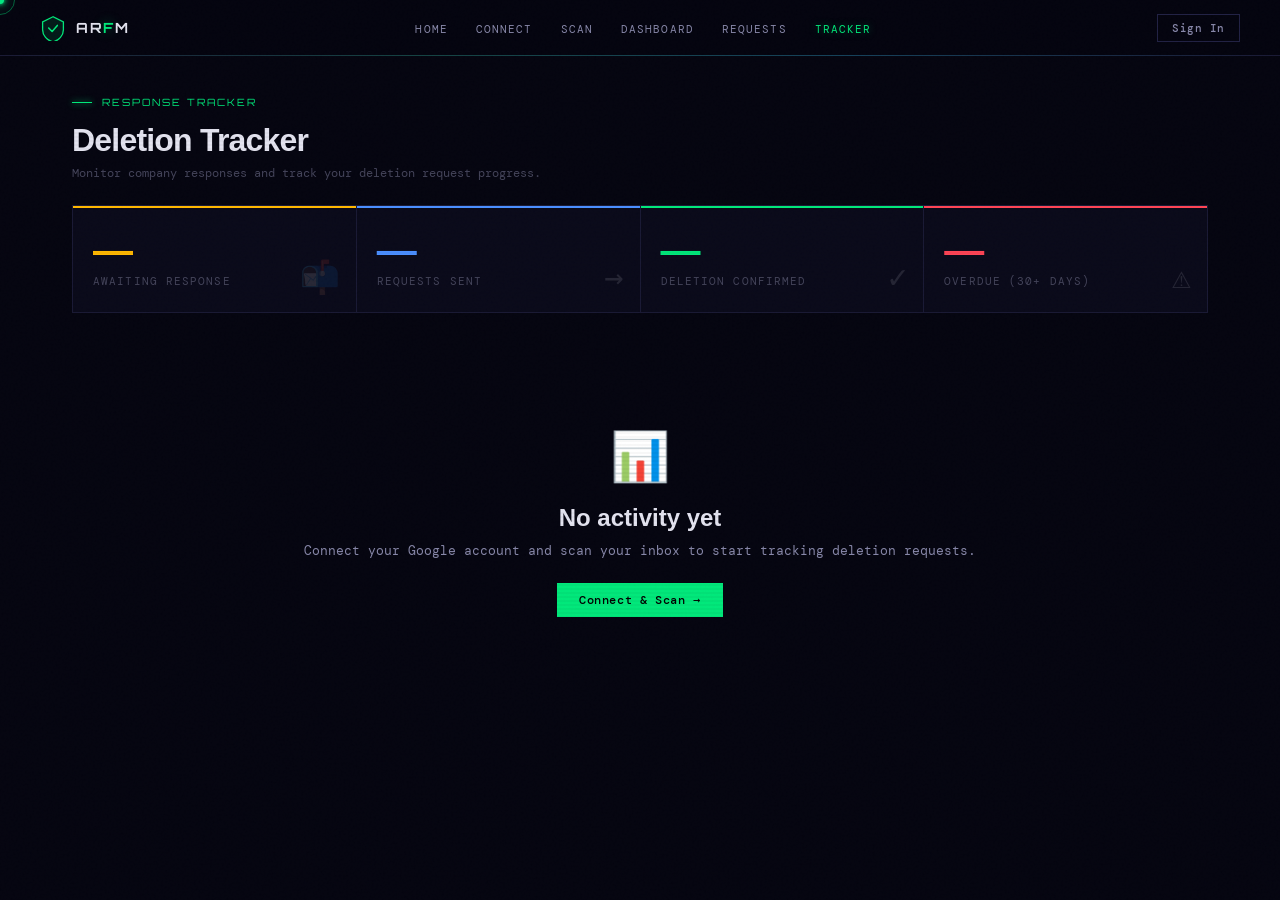
<file: tracker.html>
<!DOCTYPE html>
<html lang="en">

<head>
  <meta charset="UTF-8">
  <meta name="viewport" content="width=device-width, initial-scale=1.0">
  <title>Tracker — ARFM</title>
  <link rel="stylesheet" href="styles.css">
  <style>
    .main {
      padding-top: 56px;
      min-height: 100vh;
    }

    .tracker-wrap {
      max-width: 1200px;
      margin: 0 auto;
      padding: 40px 32px;
    }

    /* Summary cards */
    .summary-grid {
      display: grid;
      grid-template-columns: repeat(4, 1fr);
      gap: 1px;
      background: var(--border);
      border: 1px solid var(--border);
      margin-bottom: 32px;
    }

    .sum-card {
      background: var(--surface);
      padding: 24px 20px;
      position: relative;
      overflow: hidden;
    }

    .sum-card::after {
      content: '';
      position: absolute;
      top: 0;
      left: 0;
      right: 0;
      height: 2px;
    }

    .sum-card.c-amber::after {
      background: var(--amber);
    }

    .sum-card.c-blue::after {
      background: var(--blue);
    }

    .sum-card.c-green::after {
      background: var(--green);
    }

    .sum-card.c-red::after {
      background: var(--red);
    }

    .sum-val {
      font-family: var(--display);
      font-size: 40px;
      font-weight: 700;
      line-height: 1;
      margin-bottom: 4px;
    }

    .c-amber .sum-val {
      color: var(--amber);
    }

    .c-blue .sum-val {
      color: var(--blue);
    }

    .c-green .sum-val {
      color: var(--green);
    }

    .c-red .sum-val {
      color: var(--red);
    }

    .sum-label {
      font-size: 11px;
      color: var(--text-dim);
      text-transform: uppercase;
      letter-spacing: 0.1em;
    }

    .sum-icon {
      position: absolute;
      bottom: 14px;
      right: 16px;
      font-size: 32px;
      opacity: 0.12;
    }

    /* Activity feed layout */
    .tracker-layout {
      display: grid;
      grid-template-columns: 1fr 340px;
      gap: 24px;
    }

    /* Timeline */
    .timeline-panel {}

    .tp-header {
      display: flex;
      align-items: center;
      justify-content: space-between;
      margin-bottom: 18px;
    }

    .tp-title {
      font-family: var(--display);
      font-size: 20px;
      font-weight: 600;
    }

    .tp-filter {
      display: flex;
      gap: 6px;
    }

    .tf-btn {
      padding: 4px 12px;
      background: transparent;
      border: 1px solid var(--border);
      color: var(--text-dim);
      font-family: var(--mono);
      font-size: 10px;
      cursor: pointer;
      transition: all 0.2s;
      letter-spacing: 0.06em;
    }

    .tf-btn.active {
      border-color: var(--green);
      color: var(--green);
      background: var(--green-dim);
    }

    .timeline {
      display: flex;
      flex-direction: column;
      gap: 0;
    }

    .tl-item {
      display: flex;
      gap: 16px;
      padding: 20px 0;
      border-bottom: 1px solid var(--border);
      cursor: pointer;
      transition: background 0.15s;
      border-radius: 2px;
      padding-left: 4px;
      padding-right: 4px;
    }

    .tl-item:hover {
      background: rgba(255, 255, 255, 0.02);
    }

    .tl-item:last-child {
      border-bottom: none;
    }

    .tl-icon-col {
      display: flex;
      flex-direction: column;
      align-items: center;
      gap: 0;
      padding-top: 2px;
    }

    .tl-dot {
      width: 32px;
      height: 32px;
      border-radius: 50%;
      display: flex;
      align-items: center;
      justify-content: center;
      font-size: 14px;
      flex-shrink: 0;
      border: 1px solid;
    }

    .tl-dot.pending {
      background: var(--amber-dim);
      border-color: rgba(255, 184, 0, 0.3);
      color: var(--amber);
    }

    .tl-dot.sent {
      background: var(--blue-dim);
      border-color: rgba(74, 143, 255, 0.3);
      color: var(--blue);
    }

    .tl-dot.complete {
      background: var(--green-dim);
      border-color: var(--green-mid);
      color: var(--green);
    }

    .tl-dot.noresponse {
      background: var(--surface2);
      border-color: var(--border2);
      color: var(--text-dim);
    }

    .tl-dot.verify {
      background: rgba(255, 68, 85, 0.08);
      border-color: rgba(255, 68, 85, 0.25);
      color: var(--red);
    }

    .tl-line {
      width: 1px;
      flex: 1;
      background: var(--border);
      margin-top: 4px;
      min-height: 20px;
    }

    .tl-content {
      flex: 1;
    }

    .tl-top {
      display: flex;
      align-items: flex-start;
      justify-content: space-between;
      gap: 12px;
      margin-bottom: 6px;
    }

    .tl-company {
      font-weight: 500;
      font-size: 14px;
      font-family: var(--display);
    }

    .tl-domain {
      font-size: 11px;
      color: var(--text-dim);
      margin-top: 1px;
    }

    .tl-right {
      display: flex;
      flex-direction: column;
      align-items: flex-end;
      gap: 4px;
    }

    .tl-date {
      font-size: 10px;
      color: var(--text-dim);
    }

    .tl-status {
      font-size: 11px;
    }

    .tl-body {
      font-size: 12px;
      color: var(--text-mid);
      line-height: 1.5;
      margin-bottom: 10px;
      font-weight: 300;
    }

    .tl-actions {
      display: flex;
      gap: 8px;
      flex-wrap: wrap;
    }

    .tl-action {
      padding: 4px 12px;
      font-family: var(--mono);
      font-size: 10px;
      cursor: pointer;
      letter-spacing: 0.06em;
      border: 1px solid var(--border);
      background: transparent;
      color: var(--text-dim);
      transition: all 0.2s;
    }

    .tl-action:hover {
      border-color: var(--border2);
      color: var(--text-mid);
    }

    .tl-action.primary {
      border-color: var(--green);
      color: var(--green);
      background: var(--green-dim);
    }

    /* Deadline badge */
    .deadline-warn {
      display: inline-flex;
      align-items: center;
      gap: 5px;
      font-size: 10px;
      color: var(--red);
      background: var(--red-dim);
      border: 1px solid rgba(255, 68, 85, 0.25);
      padding: 2px 8px;
    }

    .deadline-ok {
      display: inline-flex;
      align-items: center;
      gap: 5px;
      font-size: 10px;
      color: var(--text-dim);
      background: var(--surface2);
      border: 1px solid var(--border);
      padding: 2px 8px;
    }

    /* Right panel: summary + deadline */
    .right-panel {
      display: flex;
      flex-direction: column;
      gap: 16px;
    }

    .rp-card {
      background: var(--surface);
      border: 1px solid var(--border2);
    }

    .rp-header {
      padding: 14px 16px;
      border-bottom: 1px solid var(--border);
      font-size: 11px;
      color: var(--text-mid);
      letter-spacing: 0.08em;
      text-transform: uppercase;
    }

    .rp-body {
      padding: 14px 16px;
    }

    /* Deadline list */
    .deadline-item {
      display: flex;
      align-items: center;
      gap: 10px;
      padding: 10px 0;
      border-bottom: 1px solid var(--border);
      font-size: 12px;
    }

    .deadline-item:last-child {
      border-bottom: none;
    }

    .di-company {
      flex: 1;
      font-weight: 500;
    }

    .di-days {
      font-family: var(--display);
      font-size: 18px;
      font-weight: 700;
      min-width: 32px;
      text-align: right;
    }

    .di-days.urgent {
      color: var(--red);
    }

    .di-days.soon {
      color: var(--amber);
    }

    .di-days.ok {
      color: var(--green);
    }

    .di-label {
      font-size: 10px;
      color: var(--text-dim);
      min-width: 24px;
    }

    /* Compliance chart */
    .comp-ring-wrap {
      display: flex;
      align-items: center;
      gap: 20px;
      padding: 16px 0;
    }

    .comp-ring {
      position: relative;
      width: 80px;
      height: 80px;
      flex-shrink: 0;
    }

    .comp-ring svg {
      transform: rotate(-90deg);
    }

    .comp-ring-pct {
      position: absolute;
      inset: 0;
      display: flex;
      align-items: center;
      justify-content: center;
      font-family: var(--display);
      font-size: 18px;
      font-weight: 700;
      color: var(--green);
    }

    .comp-legend {
      display: flex;
      flex-direction: column;
      gap: 6px;
    }

    .cl-item {
      display: flex;
      align-items: center;
      gap: 6px;
      font-size: 11px;
      color: var(--text-mid);
    }

    .cl-dot {
      width: 8px;
      height: 8px;
      border-radius: 50%;
      flex-shrink: 0;
    }

    /* Empty state */
    .tracker-empty {
      text-align: center;
      padding: 80px 20px;
      grid-column: 1/-1;
    }

    .tracker-empty h3 {
      font-family: var(--display);
      font-size: 24px;
      margin-bottom: 10px;
    }

    .tracker-empty p {
      font-size: 13px;
      color: var(--text-mid);
      margin-bottom: 24px;
    }

    @media (max-width: 900px) {
      .tracker-layout {
        grid-template-columns: 1fr;
      }

      .summary-grid {
        grid-template-columns: repeat(2, 1fr);
      }
    }

    @media (max-width: 600px) {
      .tracker-wrap {
        padding: 24px 16px;
      }

      .summary-grid {
        grid-template-columns: 1fr 1fr;
      }
    }
  </style>
</head>

<body>
  <script src="nav.js"></script>
  <div class="main">
    <div class="tracker-wrap">

      <!-- Header -->
      <div style="margin-bottom:24px;">
        <div class="section-label">Response Tracker</div>
        <h1
          style="font-family:var(--display);font-size:32px;font-weight:600;letter-spacing:-0.025em;margin-bottom:6px;">
          Deletion Tracker</h1>
        <p style="font-size:12px;color:var(--text-dim);">Monitor company responses and track your deletion request
          progress.</p>
      </div>

      <!-- Summary -->
      <div class="summary-grid">
        <div class="sum-card c-amber">
          <div class="sum-val" id="sc-pending">—</div>
          <div class="sum-label">Awaiting Response</div>
          <div class="sum-icon">📬</div>
        </div>
        <div class="sum-card c-blue">
          <div class="sum-val" id="sc-sent">—</div>
          <div class="sum-label">Requests Sent</div>
          <div class="sum-icon">→</div>
        </div>
        <div class="sum-card c-green">
          <div class="sum-val" id="sc-complete">—</div>
          <div class="sum-label">Deletion Confirmed</div>
          <div class="sum-icon">✓</div>
        </div>
        <div class="sum-card c-red">
          <div class="sum-val" id="sc-overdue">—</div>
          <div class="sum-label">Overdue (30+ days)</div>
          <div class="sum-icon">⚠</div>
        </div>
      </div>

      <!-- Main layout -->
      <div class="tracker-layout" id="tracker-layout">

        <!-- Timeline -->
        <div class="timeline-panel">
          <div class="tp-header">
            <div class="tp-title">Activity</div>
            <div class="tp-filter">
              <button class="tf-btn active" data-f="all" onclick="setFilter('all',this)">All</button>
              <button class="tf-btn" data-f="sent" onclick="setFilter('sent',this)">Sent</button>
              <button class="tf-btn" data-f="complete" onclick="setFilter('complete',this)">Done</button>
              <button class="tf-btn" data-f="pending" onclick="setFilter('pending',this)">Pending</button>
            </div>
          </div>
          <div class="timeline" id="timeline"></div>
        </div>

        <!-- Right panel -->
        <div class="right-panel">

          <!-- Compliance ring -->
          <div class="rp-card">
            <div class="rp-header">Compliance Progress</div>
            <div class="rp-body">
              <div class="comp-ring-wrap">
                <div class="comp-ring">
                  <svg width="80" height="80" viewBox="0 0 80 80">
                    <circle cx="40" cy="40" r="32" fill="none" stroke="var(--border2)" stroke-width="8" />
                    <circle cx="40" cy="40" r="32" fill="none" stroke="var(--green)" stroke-width="8"
                      stroke-dasharray="201" stroke-dashoffset="201" id="ring-fill" stroke-linecap="round"
                      style="transition:stroke-dashoffset 1s ease" />
                  </svg>
                  <div class="comp-ring-pct" id="ring-pct">0%</div>
                </div>
                <div class="comp-legend">
                  <div class="cl-item">
                    <div class="cl-dot" style="background:var(--green)"></div>Completed
                  </div>
                  <div class="cl-item">
                    <div class="cl-dot" style="background:var(--blue)"></div>In progress
                  </div>
                  <div class="cl-item">
                    <div class="cl-dot" style="background:var(--amber)"></div>Pending
                  </div>
                  <div class="cl-item">
                    <div class="cl-dot" style="background:var(--red)"></div>Overdue
                  </div>
                </div>
              </div>
              <div style="font-size:12px;color:var(--text-mid);line-height:1.6;font-weight:300;" id="ring-desc">—</div>
            </div>
          </div>

          <!-- Deadline tracker -->
          <div class="rp-card">
            <div class="rp-header">Response Deadlines</div>
            <div class="rp-body" id="deadline-list">
              <div style="font-size:12px;color:var(--text-dim);text-align:center;padding:20px 0;">No active requests
              </div>
            </div>
          </div>

          <!-- Quick actions -->
          <div class="rp-card">
            <div class="rp-header">Quick Actions</div>
            <div class="rp-body" style="display:flex;flex-direction:column;gap:8px;">
              <a href="requests.html" class="btn btn-outline" style="justify-content:center;font-size:12px;">+ New
                Deletion Request</a>
              <a href="dashboard.html" class="btn btn-ghost" style="justify-content:center;font-size:12px;">View All
                Accounts</a>
              <button class="btn btn-ghost" style="font-size:12px;" onclick="exportCSV()">↓ Export Report</button>
              <button class="btn btn-danger" style="font-size:11px;" onclick="clearAllData()">🗑 Clear All Data</button>
            </div>
          </div>

        </div>
      </div>

    </div>
  </div>

  <script src="app.js"></script>
  <script>
    let tlFilter = 'all';

    // Add some mock tracker data if requests are empty but accounts exist
    function seedMockRequests() {
      if (!AppState.accounts.length) return;
      const mockRequests = {
        'acc_0': { status: 'sent', sentAt: daysAgo(12), regulation: 'gdpr' },
        'acc_4': { status: 'complete', sentAt: daysAgo(35), regulation: 'gdpr', response: 'Deletion confirmed by Mailchimp privacy team.', respondedAt: daysAgo(10) },
        'acc_9': { status: 'sent', sentAt: daysAgo(28), regulation: 'gdpr' }, // overdue
        'acc_11': { status: 'sent', sentAt: daysAgo(5), regulation: 'ccpa' },
      };
      let changed = false;
      Object.entries(mockRequests).forEach(([id, req]) => {
        if (!AppState.requests[id]) { AppState.requests[id] = req; changed = true; }
      });
      if (changed) AppState.save();
    }

    function daysAgo(n) {
      const d = new Date(); d.setDate(d.getDate() - n);
      return d.toISOString();
    }

    function daysSince(isoStr) {
      return Math.floor((Date.now() - new Date(isoStr).getTime()) / 86400000);
    }

    function daysRemaining(sentAt, limit = 30) {
      return limit - daysSince(sentAt);
    }

    function renderSummary() {
      const reqs = Object.entries(AppState.requests);
      const sent = reqs.filter(([, r]) => r.status === 'sent').length;
      const complete = reqs.filter(([, r]) => r.status === 'complete').length;
      const overdue = reqs.filter(([, r]) => r.status === 'sent' && daysSince(r.sentAt) > 30).length;
      const pending = AppState.accounts.filter(a => !AppState.requests[a.id]).length;

      document.getElementById('sc-pending').textContent = pending;
      document.getElementById('sc-sent').textContent = sent;
      document.getElementById('sc-complete').textContent = complete;
      document.getElementById('sc-overdue').textContent = overdue;

      // Ring
      const total = AppState.accounts.length;
      const pct = total > 0 ? Math.round((complete / total) * 100) : 0;
      const circumference = 201;
      const offset = circumference - (circumference * pct / 100);
      document.getElementById('ring-fill').style.strokeDashoffset = offset;
      document.getElementById('ring-pct').textContent = pct + '%';
      document.getElementById('ring-desc').textContent = `${complete} of ${total} accounts have confirmed deletion. ${sent} requests in progress.`;
    }

    function renderDeadlines() {
      const items = Object.entries(AppState.requests)
        .filter(([, r]) => r.status === 'sent')
        .map(([id, r]) => {
          const acc = AppState.accounts.find(a => a.id === id);
          const days = daysRemaining(r.sentAt, r.regulation === 'ccpa' ? 45 : 30);
          return { id, acc, days, sentAt: r.sentAt };
        })
        .sort((a, b) => a.days - b.days);

      const el = document.getElementById('deadline-list');
      if (!items.length) {
        el.innerHTML = '<div style="font-size:12px;color:var(--text-dim);text-align:center;padding:20px 0;">No active requests</div>';
        return;
      }
      el.innerHTML = items.slice(0, 6).map(({ acc, days }) => `
    <div class="deadline-item">
      <div class="di-company">${acc?.company || 'Unknown'}</div>
      <div>
        <div class="di-days ${days < 0 ? 'urgent' : days < 7 ? 'soon' : 'ok'}">${Math.abs(days)}</div>
        <div class="di-label">${days < 0 ? 'overdue' : 'days left'}</div>
      </div>
    </div>
  `).join('');
    }

    function getStatusInfo(status, sentAt, reg) {
      const days = sentAt ? daysSince(sentAt) : 0;
      const limit = reg === 'ccpa' ? 45 : 30;
      const remaining = limit - days;
      const isOverdue = status === 'sent' && remaining < 0;

      const icons = { sent: '→', complete: '✓', verify: '🔐', noresponse: '○', pending: '⬡' };
      const msgs = {
        sent: `Request sent ${days} day${days !== 1 ? 's' : ''} ago. Company has ${remaining > 0 ? remaining + ' days' : 'OVERDUE'} to respond.`,
        complete: 'Deletion confirmed by company.',
        verify: 'Company requires identity verification before deletion.',
        noresponse: 'No response received. Consider escalating.',
        pending: 'Deletion request not yet sent.',
      };

      return {
        icon: icons[isOverdue ? 'noresponse' : status] || '○',
        dotCls: isOverdue ? 'noresponse' : status,
        msg: msgs[isOverdue ? 'noresponse' : status] || '',
        isOverdue,
        remaining,
      };
    }

    function renderTimeline() {
      const el = document.getElementById('timeline');

      // Build combined list: sent requests + unsent accounts
      let items = [];

      // Sent/complete requests
      Object.entries(AppState.requests).forEach(([id, req]) => {
        const acc = AppState.accounts.find(a => a.id === id);
        if (!acc) return;
        if (tlFilter !== 'all' && req.status !== tlFilter) return;
        items.push({ acc, req, date: req.respondedAt || req.sentAt });
      });

      // Pending (no request sent) — only show in 'all' and 'pending' filters
      if (tlFilter === 'all' || tlFilter === 'pending') {
        AppState.accounts.filter(a => !AppState.requests[a.id]).forEach(acc => {
          items.push({ acc, req: { status: 'pending' }, date: null });
        });
      }

      // Sort: most recent first
      items.sort((a, b) => {
        if (!a.date && !b.date) return 0;
        if (!a.date) return 1;
        if (!b.date) return -1;
        return new Date(b.date) - new Date(a.date);
      });

      if (!items.length) {
        el.innerHTML = '<div class="tracker-empty"><h3>No activity yet</h3><p>Send some deletion requests to start tracking.</p><a href="requests.html" class="btn btn-primary">Generate Requests →</a></div>';
        return;
      }

      el.innerHTML = items.map(({ acc, req }, i) => {
        const { icon, dotCls, msg, isOverdue, remaining } = getStatusInfo(req.status, req.sentAt, req.regulation);
        const sentDays = req.sentAt ? daysSince(req.sentAt) : null;
        const dateStr = req.sentAt ? new Date(req.sentAt).toLocaleDateString('en-US', { month: 'short', day: 'numeric', year: 'numeric' }) : '—';
        const deadline = req.status === 'sent' ? (isOverdue
          ? `<span class="deadline-warn">⚠ Overdue by ${Math.abs(remaining)} days</span>`
          : `<span class="deadline-ok">${remaining} days remaining</span>`)
          : '';

        const actions = req.status === 'sent' ? `
      <button class="tl-action primary" onclick="markComplete('${acc.id}')">✓ Mark Complete</button>
      <button class="tl-action" onclick="sendFollowUp('${acc.id}')">↺ Send Follow-Up</button>
      <button class="tl-action" onclick="openReq('${acc.id}')">View Request</button>
    ` : req.status === 'pending' ? `
      <a href="requests.html" class="tl-action primary" onclick="sessionStorage.setItem('open_acc','${acc.id}')">Generate Request →</a>
    ` : req.status === 'complete' ? `
      <button class="tl-action" onclick="viewDetails('${acc.id}')">View Details</button>
    ` : '';

        return `
    <div class="tl-item">
      <div class="tl-icon-col">
        <div class="tl-dot ${dotCls}">${icon}</div>
        ${i < items.length - 1 ? '<div class="tl-line"></div>' : ''}
      </div>
      <div class="tl-content">
        <div class="tl-top">
          <div>
            <div class="tl-company">${acc.company}</div>
            <div class="tl-domain">${acc.domain}</div>
          </div>
          <div class="tl-right">
            <span class="badge ${riskClass(acc.riskScore)}">${acc.riskScore}</span>
            <span class="tl-date">${dateStr}</span>
            ${deadline}
          </div>
        </div>
        <div class="tl-body">${msg}${req.response ? ' <em style="color:var(--green)">"' + req.response + '"</em>' : ''}</div>
        <div class="tl-actions">${actions}</div>
      </div>
    </div>`;
      }).join('');
    }

    function setFilter(f, btn) {
      tlFilter = f;
      document.querySelectorAll('.tf-btn').forEach(b => b.classList.toggle('active', b.dataset.f === f));
      renderTimeline();
    }

    function markComplete(id) {
      const acc = AppState.accounts.find(a => a.id === id);
      if (!AppState.requests[id]) AppState.requests[id] = {};
      AppState.requests[id].status = 'complete';
      AppState.requests[id].respondedAt = new Date().toISOString();
      AppState.requests[id].response = 'Confirmed deleted by ' + acc?.company + '.';
      AppState.save();
      showToast((acc?.company || 'Company') + ': deletion confirmed ✓', 'success');
      renderSummary(); renderDeadlines(); renderTimeline();
    }

    function sendFollowUp(id) {
      const acc = AppState.accounts.find(a => a.id === id);
      showToast('Follow-up template opened for ' + (acc?.company || 'company'), 'info');
    }

    function openReq(id) { location.href = 'requests.html'; }
    function viewDetails(id) { location.href = 'dashboard.html'; }

    function exportCSV() {
      const rows = [['Company', 'Domain', 'Signup', 'Risk', 'Status', 'Sent At', 'Regulation']];
      AppState.accounts.forEach(a => {
        const r = AppState.requests[a.id] || {};
        rows.push([a.company, a.domain, a.signupDate, a.riskScore, r.status || 'pending', r.sentAt || '', r.regulation || '']);
      });
      const csv = rows.map(r => r.map(c => `"${c}"`).join(',')).join('\n');
      const blob = new Blob([csv], { type: 'text/csv' });
      const url = URL.createObjectURL(blob);
      const a = document.createElement('a'); a.href = url; a.download = 'arfm-report.csv';
      document.body.appendChild(a); a.click(); document.body.removeChild(a);
      showToast('Report exported as CSV', 'success');
    }

    function clearAllData() {
      if (confirm('Clear all scan data and requests? This cannot be undone.')) {
        AppState.clear();
        showToast('All data cleared.', 'info');
        setTimeout(() => location.href = 'index.html', 1000);
      }
    }

    document.addEventListener('DOMContentLoaded', () => {
      // No demo data — real data only from Google scan
      if (!AppState.accounts.length) {
        document.getElementById('tracker-layout').innerHTML = `<div class="tracker-empty"><div style="font-size:48px;margin-bottom:16px;">📊</div><h3>No activity yet</h3><p>Connect your Google account and scan your inbox to start tracking deletion requests.</p><a href="connect.html" class="btn btn-primary">Connect & Scan →</a></div>`;
        return;
      }
      renderSummary();
      renderDeadlines();
      renderTimeline();

      // Animate ring after short delay
      setTimeout(() => {
        const total = AppState.accounts.length;
        const complete = Object.values(AppState.requests).filter(r => r.status === 'complete').length;
        const pct = total > 0 ? Math.round((complete / total) * 100) : 0;
        const offset = 201 - (201 * pct / 100);
        document.getElementById('ring-fill').style.strokeDashoffset = offset;
      }, 300);
    });
  </script>
</body>

</html>
</file>
<file: styles.css>
/* ═══════════════════════════════════════════════════════════
   ARFM — SHARED STYLES (Cybertech Edition)
   ═══════════════════════════════════════════════════════════ */
@import url('https://fonts.googleapis.com/css2?family=DM+Mono:ital,wght@0,300;0,400;0,500;1,300&family=Clash+Display:wght@400;500;600;700&family=Instrument+Serif:ital@0;1&family=Orbitron:wght@400;500;600;700;800;900&display=swap');

/* ─── RESET ──────────────────────────────────────────────── */
*, *::before, *::after { box-sizing: border-box; margin: 0; padding: 0; }
html { scroll-behavior: smooth; }

/* ─── DESIGN TOKENS ──────────────────────────────────────── */
:root {
  --bg:         #050510;
  --surface:    #0a0a1a;
  --surface2:   #0f0f22;
  --border:     #1a1a35;
  --border2:    #222245;
  --green:      #00e87a;
  --green-dim:  rgba(0,232,122,0.07);
  --green-mid:  rgba(0,232,122,0.2);
  --green-glow: rgba(0,232,122,0.35);
  --cyan:       #00f0ff;
  --cyan-dim:   rgba(0,240,255,0.06);
  --cyan-mid:   rgba(0,240,255,0.18);
  --magenta:    #ff00ff;
  --magenta-dim: rgba(255,0,255,0.06);
  --amber:      #ffb800;
  --amber-dim:  rgba(255,184,0,0.08);
  --red:        #ff4455;
  --red-dim:    rgba(255,68,85,0.08);
  --blue:       #4a8fff;
  --blue-dim:   rgba(74,143,255,0.08);
  --text:       #e4e4f0;
  --text-mid:   #8888aa;
  --text-dim:   #44445a;
  --mono:       'DM Mono', monospace;
  --display:    'Clash Display', sans-serif;
  --serif:      'Instrument Serif', serif;
  --cyber:      'Orbitron', sans-serif;
  --neon-glow:  0 0 10px rgba(0,232,122,0.4), 0 0 40px rgba(0,232,122,0.1);
  --cyan-glow:  0 0 10px rgba(0,240,255,0.4), 0 0 40px rgba(0,240,255,0.1);
}

/* ─── BASE ───────────────────────────────────────────────── */
body {
  background: var(--bg);
  color: var(--text);
  font-family: var(--mono);
  overflow-x: hidden;
  cursor: none;
  min-height: 100vh;
}

/* ─── NOISE + SCANLINES ──────────────────────────────────── */
body::before {
  content: '';
  position: fixed; inset: 0; pointer-events: none; z-index: 9000;
  background-image: url("data:image/svg+xml,%3Csvg viewBox='0 0 512 512' xmlns='http://www.w3.org/2000/svg'%3E%3Cfilter id='n'%3E%3CfeTurbulence type='fractalNoise' baseFrequency='0.75' numOctaves='4' stitchTiles='stitch'/%3E%3C/filter%3E%3Crect width='100%25' height='100%25' filter='url(%23n)' opacity='0.025'/%3E%3C/svg%3E");
  opacity: 0.5;
}
body::after {
  content: '';
  position: fixed; inset: 0; pointer-events: none; z-index: 8999;
  background: repeating-linear-gradient(0deg, transparent, transparent 2px, rgba(0,0,0,0.03) 2px, rgba(0,0,0,0.03) 4px);
}

/* ─── CUSTOM CURSOR ──────────────────────────────────────── */
#cursor {
  position: fixed; width: 8px; height: 8px;
  background: var(--green); border-radius: 50%;
  pointer-events: none; z-index: 9999;
  transform: translate(-50%, -50%);
  transition: width 0.2s, height 0.2s, background 0.2s;
  mix-blend-mode: screen;
  box-shadow: 0 0 12px var(--green), 0 0 4px var(--green);
}
#cursor-ring {
  position: fixed; width: 30px; height: 30px;
  border: 1px solid rgba(0,232,122,0.4); border-radius: 50%;
  pointer-events: none; z-index: 9998;
  transform: translate(-50%, -50%);
  transition: width 0.3s, height 0.3s, opacity 0.3s;
}
body:has(a:hover) #cursor,
body:has(button:hover) #cursor { width: 14px; height: 14px; background: #00ffaa; box-shadow: 0 0 20px var(--green), 0 0 60px var(--green-glow); }
body:has(a:hover) #cursor-ring,
body:has(button:hover) #cursor-ring { width: 44px; height: 44px; opacity: 0.4; }

/* ─── TYPOGRAPHY ─────────────────────────────────────────── */
.font-display { font-family: var(--display); }
.font-serif   { font-family: var(--serif); font-style: italic; }
.font-mono    { font-family: var(--mono); }
.font-cyber   { font-family: var(--cyber); }

/* ─── NAVIGATION ─────────────────────────────────────────── */
.nav {
  position: fixed; top: 0; left: 0; right: 0; height: 56px;
  display: flex; align-items: center; justify-content: space-between;
  padding: 0 40px;
  background: rgba(5,5,16,0.92);
  backdrop-filter: blur(20px) saturate(1.5);
  border-bottom: 1px solid var(--border);
  z-index: 100;
  transition: border-color 0.3s;
}
.nav::after {
  content: '';
  position: absolute; bottom: -1px; left: 0; right: 0; height: 1px;
  background: linear-gradient(90deg, transparent, var(--green-mid), var(--cyan-mid), transparent);
}
.nav-logo {
  display: flex; align-items: center; gap: 10px;
  text-decoration: none; color: var(--text);
}
.nav-logo-text { font-family: var(--cyber); font-size: 14px; font-weight: 700; letter-spacing: 0.12em; }
.nav-logo-text em { color: var(--green); font-style: normal; text-shadow: 0 0 12px var(--green-glow); }
.nav-links { display: flex; gap: 28px; list-style: none; }
.nav-links a {
  font-size: 11px; color: var(--text-mid); text-decoration: none;
  letter-spacing: 0.1em; text-transform: uppercase; transition: color 0.2s, text-shadow 0.2s;
}
.nav-links a:hover, .nav-links a.active { color: var(--green); text-shadow: 0 0 8px var(--green-glow); }
.nav-right { display: flex; align-items: center; gap: 10px; }
.nav-user {
  display: flex; align-items: center; gap: 8px;
  font-size: 11px; color: var(--text-mid);
}
.nav-user-dot {
  width: 6px; height: 6px; border-radius: 50%; background: var(--green);
  animation: pulse 2s ease-in-out infinite;
  box-shadow: 0 0 8px var(--green);
}

/* ─── BUTTONS ────────────────────────────────────────────── */
.btn {
  display: inline-flex; align-items: center; gap: 7px;
  font-family: var(--mono); font-size: 12px; font-weight: 500;
  letter-spacing: 0.05em; cursor: pointer;
  text-decoration: none; transition: all 0.25s;
  white-space: nowrap; border: none; outline: none;
}
.btn-primary {
  background: var(--green); color: #000;
  padding: 9px 22px; position: relative; overflow: hidden;
}
.btn-primary::before {
  content: ''; position: absolute; inset: 0;
  background: linear-gradient(90deg, transparent, rgba(255,255,255,0.18), transparent);
  transform: translateX(-100%); transition: transform 0.4s;
}
.btn-primary:hover::before { transform: translateX(100%); }
.btn-primary:hover { background: #00ffaa; box-shadow: var(--neon-glow), 0 4px 24px rgba(0,232,122,0.3); }
.btn-primary:active { transform: scale(0.98); }

.btn-outline {
  background: transparent; color: var(--text-mid);
  border: 1px solid var(--border2); padding: 8px 20px;
}
.btn-outline:hover { border-color: var(--green); color: var(--green); background: var(--green-dim); box-shadow: var(--neon-glow); }

.btn-ghost {
  background: transparent; color: var(--text-dim);
  border: 1px solid transparent; padding: 8px 16px;
}
.btn-ghost:hover { color: var(--text); border-color: var(--border); }

.btn-danger {
  background: transparent; color: var(--red);
  border: 1px solid rgba(255,68,85,0.3); padding: 8px 18px;
}
.btn-danger:hover { background: var(--red-dim); border-color: var(--red); }

.btn-lg { padding: 13px 32px; font-size: 13px; }
.btn-sm { padding: 6px 14px; font-size: 11px; }
.btn-xs { padding: 4px 10px; font-size: 10px; }

.btn-google {
  background: var(--surface2); color: var(--text);
  border: 1px solid var(--border2); padding: 12px 28px; font-size: 13px;
  gap: 10px;
}
.btn-google:hover { border-color: var(--green); background: var(--green-dim); }
.btn-google img { width: 18px; height: 18px; }

/* Magnetic button container */
.magnetic-wrap { display: inline-block; transition: transform 0.3s cubic-bezier(0.23, 1, 0.32, 1); }

/* ─── CARDS ──────────────────────────────────────────────── */
.card {
  background: var(--surface); border: 1px solid var(--border);
  transition: border-color 0.25s, box-shadow 0.3s;
}
.card:hover { border-color: var(--border2); box-shadow: 0 0 30px rgba(0,232,122,0.03); }
.card-accent { border-top: 2px solid var(--green); }
.card-warn   { border-top: 2px solid var(--amber); }
.card-red    { border-top: 2px solid var(--red); }

/* ─── BADGES / TAGS ──────────────────────────────────────── */
.badge {
  display: inline-flex; align-items: center; gap: 5px;
  font-size: 10px; letter-spacing: 0.08em; padding: 3px 9px;
}
.badge-green { background: var(--green-dim); color: var(--green); border: 1px solid var(--green-mid); }
.badge-amber { background: var(--amber-dim); color: var(--amber); border: 1px solid rgba(255,184,0,0.25); }
.badge-red   { background: var(--red-dim);   color: var(--red);   border: 1px solid rgba(255,68,85,0.25); }
.badge-blue  { background: var(--blue-dim);  color: var(--blue);  border: 1px solid rgba(74,143,255,0.25); }
.badge-cyan  { background: var(--cyan-dim);  color: var(--cyan);  border: 1px solid var(--cyan-mid); }
.badge-dim   { background: transparent; color: var(--text-dim); border: 1px solid var(--border); }

/* ─── SECTION HELPERS ────────────────────────────────────── */
.section-label {
  display: flex; align-items: center; gap: 10px;
  font-size: 10px; letter-spacing: 0.2em; text-transform: uppercase; color: var(--green);
  margin-bottom: 14px;
  font-family: var(--cyber);
}
.section-label::before { content: ''; display: inline-block; width: 20px; height: 1px; background: var(--green); box-shadow: 0 0 6px var(--green); }

/* ─── INPUT / FORM ───────────────────────────────────────── */
.input, input[type=text], input[type=email], select, textarea {
  background: var(--bg); border: 1px solid var(--border);
  color: var(--text); font-family: var(--mono); font-size: 12px;
  padding: 10px 14px; outline: none; width: 100%;
  transition: border-color 0.2s, box-shadow 0.2s;
}
.input:focus, input:focus, select:focus, textarea:focus { border-color: var(--green); box-shadow: 0 0 12px rgba(0,232,122,0.1); }
textarea { resize: vertical; line-height: 1.7; }
select { appearance: none; cursor: pointer; }

/* ─── PROGRESS BAR ───────────────────────────────────────── */
.progress-track { height: 3px; background: var(--border); position: relative; overflow: hidden; }
.progress-fill  { height: 100%; background: linear-gradient(90deg, var(--green), var(--cyan)); transition: width 0.35s ease; box-shadow: 0 0 10px var(--green); }

/* ─── DIVIDER ────────────────────────────────────────────── */
.divider { height: 1px; background: var(--border); }

/* ─── TABLE ──────────────────────────────────────────────── */
.table-wrap { border: 1px solid var(--border); overflow: hidden; }
.table-head {
  display: grid; padding: 10px 20px; border-bottom: 1px solid var(--border);
  background: var(--surface2);
  font-size: 10px; color: var(--text-dim); letter-spacing: 0.12em; text-transform: uppercase;
}
.table-row {
  display: grid; padding: 13px 20px; border-bottom: 1px solid var(--border);
  align-items: center; font-size: 12px; cursor: pointer;
  transition: background 0.15s;
}
.table-row:hover { background: rgba(255,255,255,0.025); }
.table-row:last-child { border-bottom: none; }
.table-row.selected { background: var(--green-dim); }

/* ─── SCROLLBAR ──────────────────────────────────────────── */
::-webkit-scrollbar { width: 4px; height: 4px; }
::-webkit-scrollbar-track { background: transparent; }
::-webkit-scrollbar-thumb { background: var(--border2); border-radius: 2px; }

/* ─── ANIMATIONS ─────────────────────────────────────────── */
@keyframes fadeUp    { from { opacity: 0; transform: translateY(20px); } to { opacity: 1; transform: translateY(0); } }
@keyframes fadeIn    { from { opacity: 0; } to { opacity: 1; } }
@keyframes pulse     { 0%,100% { opacity:1; transform:scale(1); } 50% { opacity:0.5; transform:scale(0.75); } }
@keyframes blink     { 0%,100% { opacity:1; } 50% { opacity:0; } }
@keyframes spin      { to { transform: rotate(360deg); } }
@keyframes shimmer   { from { transform: translateX(-100%); } to { transform: translateX(100%); } }
@keyframes scanPulse { 0%,100% { box-shadow: 0 0 0 0 rgba(0,232,122,0.3); } 50% { box-shadow: 0 0 0 8px rgba(0,232,122,0); } }
@keyframes reveal    { from { opacity:0; transform:translateY(24px); } to { opacity:1; transform:translateY(0); } }
@keyframes lineGrow  { from { width: 0; } to { width: 100%; } }
@keyframes countUp   { from { opacity:0; transform:scale(0.8); } to { opacity:1; transform:scale(1); } }

/* Cybertech animations */
@keyframes glitch {
  0% { clip-path: inset(40% 0 61% 0); transform: translate(-2px, 2px); }
  20% { clip-path: inset(92% 0 1% 0); transform: translate(1px, -1px); }
  40% { clip-path: inset(43% 0 1% 0); transform: translate(-1px, 3px); }
  60% { clip-path: inset(25% 0 58% 0); transform: translate(3px, 1px); }
  80% { clip-path: inset(54% 0 7% 0); transform: translate(-3px, -2px); }
  100% { clip-path: inset(58% 0 43% 0); transform: translate(2px, -3px); }
}
@keyframes neonPulse {
  0%, 100% { text-shadow: 0 0 4px var(--green), 0 0 11px var(--green), 0 0 19px var(--green); }
  50% { text-shadow: 0 0 4px var(--green), 0 0 20px var(--green), 0 0 40px var(--green); }
}
@keyframes dataStream {
  0% { background-position: 0 0; }
  100% { background-position: 0 -200px; }
}
@keyframes borderGlow {
  0%, 100% { border-color: var(--green-mid); box-shadow: 0 0 5px rgba(0,232,122,0.1); }
  50% { border-color: var(--green); box-shadow: 0 0 20px rgba(0,232,122,0.2); }
}
@keyframes textReveal {
  from { opacity: 0; transform: translateY(100%); }
  to { opacity: 1; transform: translateY(0); }
}
@keyframes floatY {
  0%, 100% { transform: translateY(0); }
  50% { transform: translateY(-10px); }
}
@keyframes scanLine {
  0% { top: -5%; }
  100% { top: 105%; }
}
@keyframes hexPulse {
  0%, 100% { opacity: 0.03; }
  50% { opacity: 0.08; }
}

.animate-fade-up { animation: fadeUp 0.5s ease both; }
.animate-fade-in { animation: fadeIn 0.4s ease both; }
.spin { animation: spin 1s linear infinite; }

/* Glitch effect */
.glitch { position: relative; }
.glitch::before, .glitch::after {
  content: attr(data-text);
  position: absolute; top: 0; left: 0; width: 100%; height: 100%;
  pointer-events: none;
}
.glitch::before { color: var(--cyan); animation: glitch 3s infinite linear alternate-reverse; z-index: -1; }
.glitch::after { color: var(--magenta); animation: glitch 2s infinite linear alternate; z-index: -1; }
.glitch:hover::before, .glitch:hover::after { animation-duration: 0.3s; }

/* Neon text */
.neon-text { animation: neonPulse 3s ease-in-out infinite; }

/* Float animation */
.float { animation: floatY 4s ease-in-out infinite; }

/* reveal on scroll */
.reveal {
  opacity: 0; transform: translateY(24px);
  transition: opacity 0.6s ease, transform 0.6s ease;
}
.reveal.visible { opacity: 1; transform: translateY(0); }

/* Text reveal animation */
.text-reveal-wrap { overflow: hidden; display: inline-block; }
.text-reveal { display: inline-block; animation: textReveal 0.8s cubic-bezier(0.16, 1, 0.3, 1) forwards; opacity: 0; }

/* stagger delays */
.delay-1 { transition-delay: 0.05s; animation-delay: 0.05s; }
.delay-2 { transition-delay: 0.10s; animation-delay: 0.10s; }
.delay-3 { transition-delay: 0.15s; animation-delay: 0.15s; }
.delay-4 { transition-delay: 0.20s; animation-delay: 0.20s; }
.delay-5 { transition-delay: 0.25s; animation-delay: 0.25s; }
.delay-6 { transition-delay: 0.30s; animation-delay: 0.30s; }
.delay-7 { transition-delay: 0.35s; animation-delay: 0.35s; }
.delay-8 { transition-delay: 0.40s; animation-delay: 0.40s; }

/* ─── PARTICLES CANVAS ──────────────────────────────────── */
#particle-canvas {
  position: fixed; top: 0; left: 0; width: 100%; height: 100%;
  pointer-events: none; z-index: 0; opacity: 0.4;
}

/* ─── HEX GRID BG ───────────────────────────────────────── */
.hex-bg {
  background-image:
    url("data:image/svg+xml,%3Csvg width='60' height='60' viewBox='0 0 60 60' xmlns='http://www.w3.org/2000/svg'%3E%3Cpath d='M30 0l26 15v30L30 60 4 45V15z' fill='none' stroke='%2300e87a' stroke-width='0.3' opacity='0.06'/%3E%3C/svg%3E");
  background-size: 60px 60px;
  animation: hexPulse 6s ease-in-out infinite;
}

/* ─── CIRCUIT LINE DIVIDER ──────────────────────────────── */
.circuit-divider {
  height: 40px; position: relative; overflow: hidden;
}
.circuit-divider::before {
  content: '';
  position: absolute; top: 50%; left: 0; right: 0; height: 1px;
  background: linear-gradient(90deg, transparent 0%, var(--green-mid) 15%, var(--green) 30%, var(--cyan-mid) 50%, var(--green) 70%, var(--green-mid) 85%, transparent 100%);
}
.circuit-divider::after {
  content: '◆';
  position: absolute; top: 50%; left: 50%; transform: translate(-50%, -50%);
  color: var(--green); font-size: 8px;
  background: var(--bg); padding: 0 12px;
  text-shadow: 0 0 8px var(--green);
}

/* ─── SCAN LINE OVERLAY ─────────────────────────────────── */
.scan-overlay::before {
  content: '';
  position: absolute; left: 0; width: 100%; height: 2px;
  background: linear-gradient(90deg, transparent, var(--green-mid), transparent);
  animation: scanLine 4s linear infinite;
  pointer-events: none; z-index: 1;
}

/* ─── MODAL ──────────────────────────────────────────────── */
.modal-backdrop {
  position: fixed; inset: 0; background: rgba(0,0,0,0.85);
  backdrop-filter: blur(8px); z-index: 500;
  display: flex; align-items: center; justify-content: center;
  padding: 20px; animation: fadeIn 0.2s ease;
}
.modal {
  background: var(--surface); border: 1px solid var(--border2);
  width: 100%; max-width: 600px; max-height: 90vh; overflow-y: auto;
  animation: fadeUp 0.25s ease;
  box-shadow: 0 40px 80px rgba(0,0,0,0.7), 0 0 60px rgba(0,232,122,0.04);
}
.modal-header {
  padding: 20px 24px; border-bottom: 1px solid var(--border);
  display: flex; justify-content: space-between; align-items: center;
}
.modal-title { font-family: var(--display); font-size: 18px; font-weight: 600; }
.modal-close {
  background: none; border: none; color: var(--text-dim);
  font-size: 18px; cursor: pointer; padding: 4px 8px;
  transition: color 0.2s;
}
.modal-close:hover { color: var(--text); }
.modal-body { padding: 24px; }
.modal-footer {
  padding: 16px 24px; border-top: 1px solid var(--border);
  display: flex; gap: 10px; justify-content: flex-end;
}

/* ─── TOAST ──────────────────────────────────────────────── */
#toast-container {
  position: fixed; top: 72px; right: 20px; z-index: 600;
  display: flex; flex-direction: column; gap: 8px; pointer-events: none;
}
.toast {
  background: var(--surface); border: 1px solid var(--border2);
  padding: 12px 18px; font-size: 12px;
  display: flex; align-items: center; gap: 10px;
  animation: fadeUp 0.3s ease both;
  pointer-events: all; min-width: 240px;
  box-shadow: 0 8px 32px rgba(0,0,0,0.5);
}
.toast-success { border-left: 3px solid var(--green); }
.toast-error   { border-left: 3px solid var(--red); }
.toast-info    { border-left: 3px solid var(--blue); }
.toast-msg { color: var(--text-mid); flex: 1; }

/* ─── CONFIDENCE BAR ─────────────────────────────────────── */
.conf-wrap { display: flex; align-items: center; gap: 8px; }
.conf-track { flex: 1; height: 3px; background: var(--border); }
.conf-fill  { height: 100%; background: linear-gradient(90deg, var(--green), var(--cyan)); }
.conf-val   { font-size: 10px; color: var(--text-dim); min-width: 30px; text-align: right; }

/* ─── LOADING SPINNER ────────────────────────────────────── */
.spinner {
  width: 20px; height: 20px; border-radius: 50%;
  border: 2px solid var(--border2); border-top-color: var(--green);
  animation: spin 0.7s linear infinite; display: inline-block;
}
.spinner-lg { width: 36px; height: 36px; }

/* ─── PAGE TRANSITION ────────────────────────────────────── */
.page-enter { animation: fadeUp 0.4s ease both; }

/* ─── GRID BACKGROUND ────────────────────────────────────── */
.grid-bg {
  background-image:
    linear-gradient(rgba(0,232,122,0.025) 1px, transparent 1px),
    linear-gradient(90deg, rgba(0,232,122,0.025) 1px, transparent 1px);
  background-size: 56px 56px;
}

/* ─── INTERACTIVE CARD ───────────────────────────────────── */
.cyber-card {
  background: var(--surface); border: 1px solid var(--border);
  position: relative; overflow: hidden;
  transition: all 0.4s cubic-bezier(0.23, 1, 0.32, 1);
}
.cyber-card::before {
  content: ''; position: absolute; top: 0; left: 0; right: 0; height: 2px;
  background: linear-gradient(90deg, var(--green), var(--cyan));
  transform: scaleX(0); transform-origin: left;
  transition: transform 0.4s;
}
.cyber-card:hover::before { transform: scaleX(1); }
.cyber-card:hover {
  border-color: var(--green-mid);
  box-shadow: 0 0 30px rgba(0,232,122,0.05), 0 20px 60px rgba(0,0,0,0.3);
  transform: translateY(-2px);
}

/* ─── RESPONSIVE ─────────────────────────────────────────── */
@media (max-width: 768px) {
  .nav { padding: 0 20px; }
  .nav-links { display: none; }
  .hide-mobile { display: none !important; }
}
</file>
